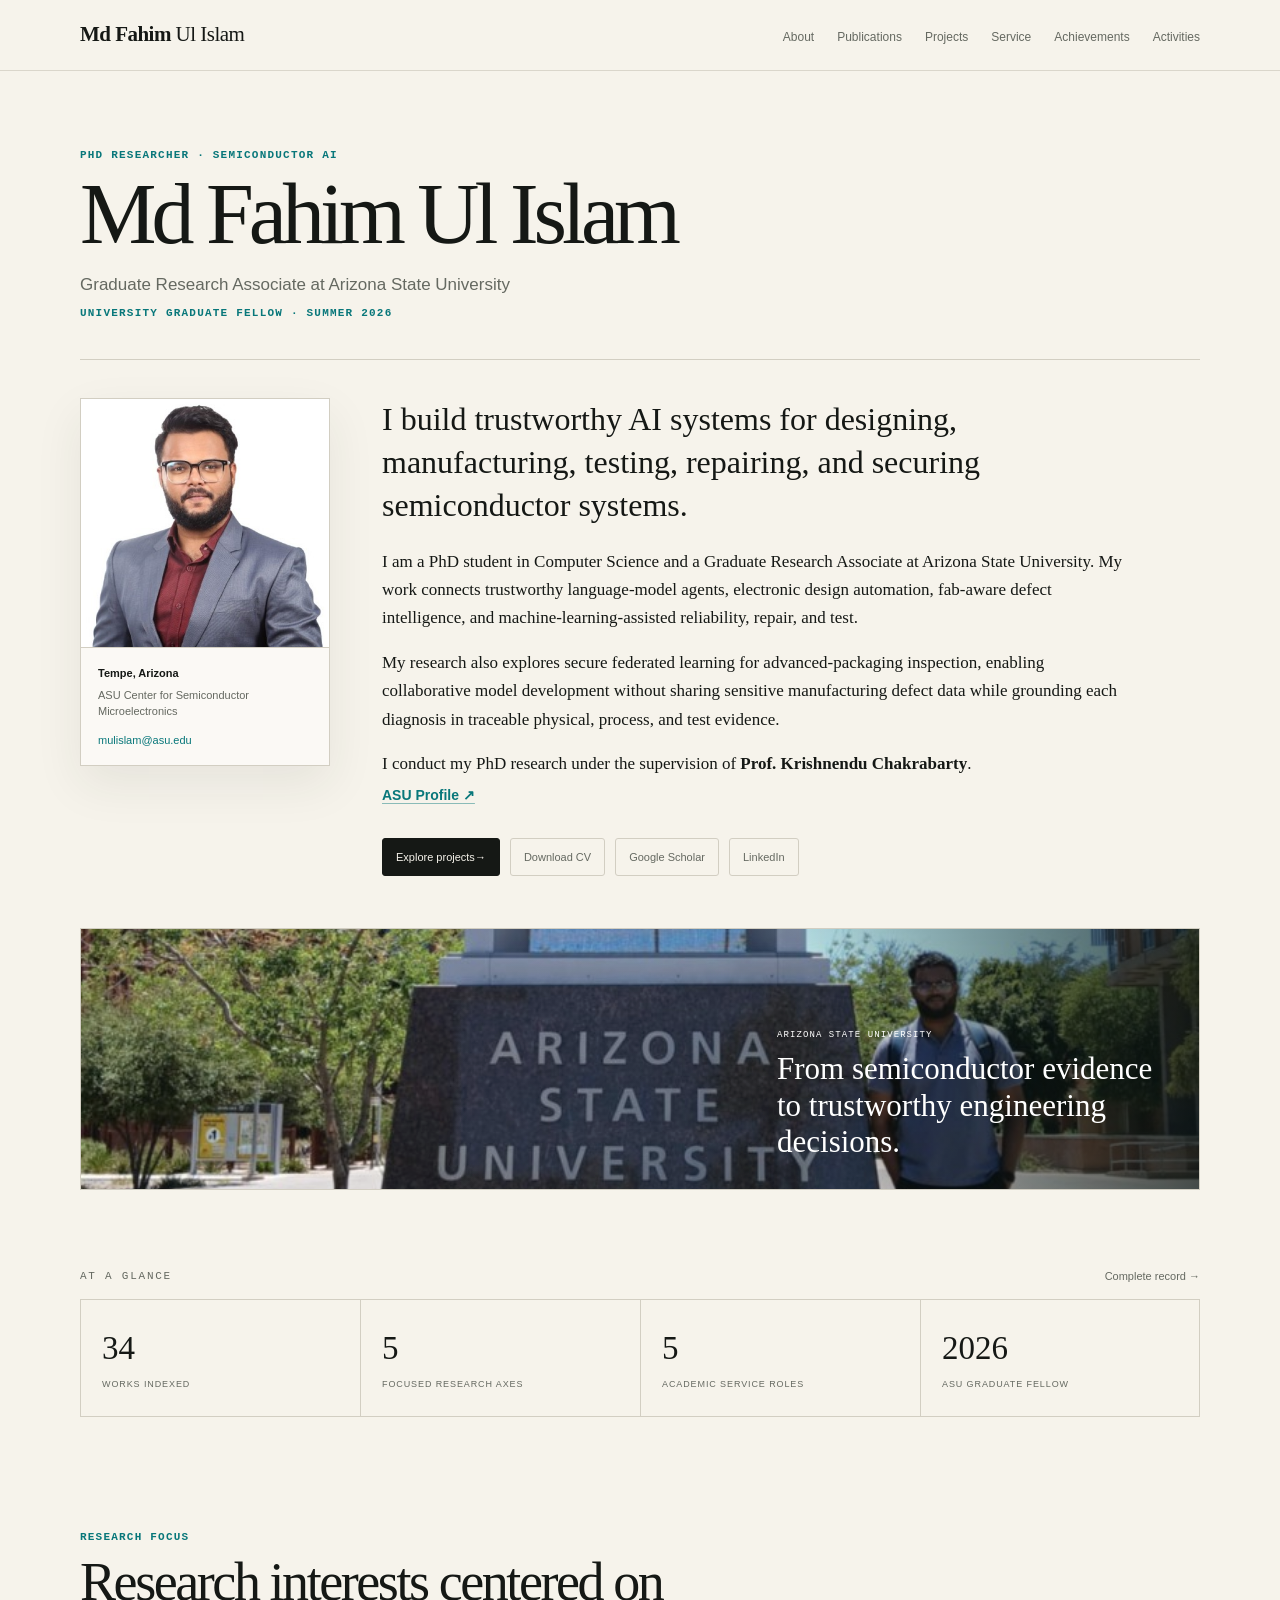
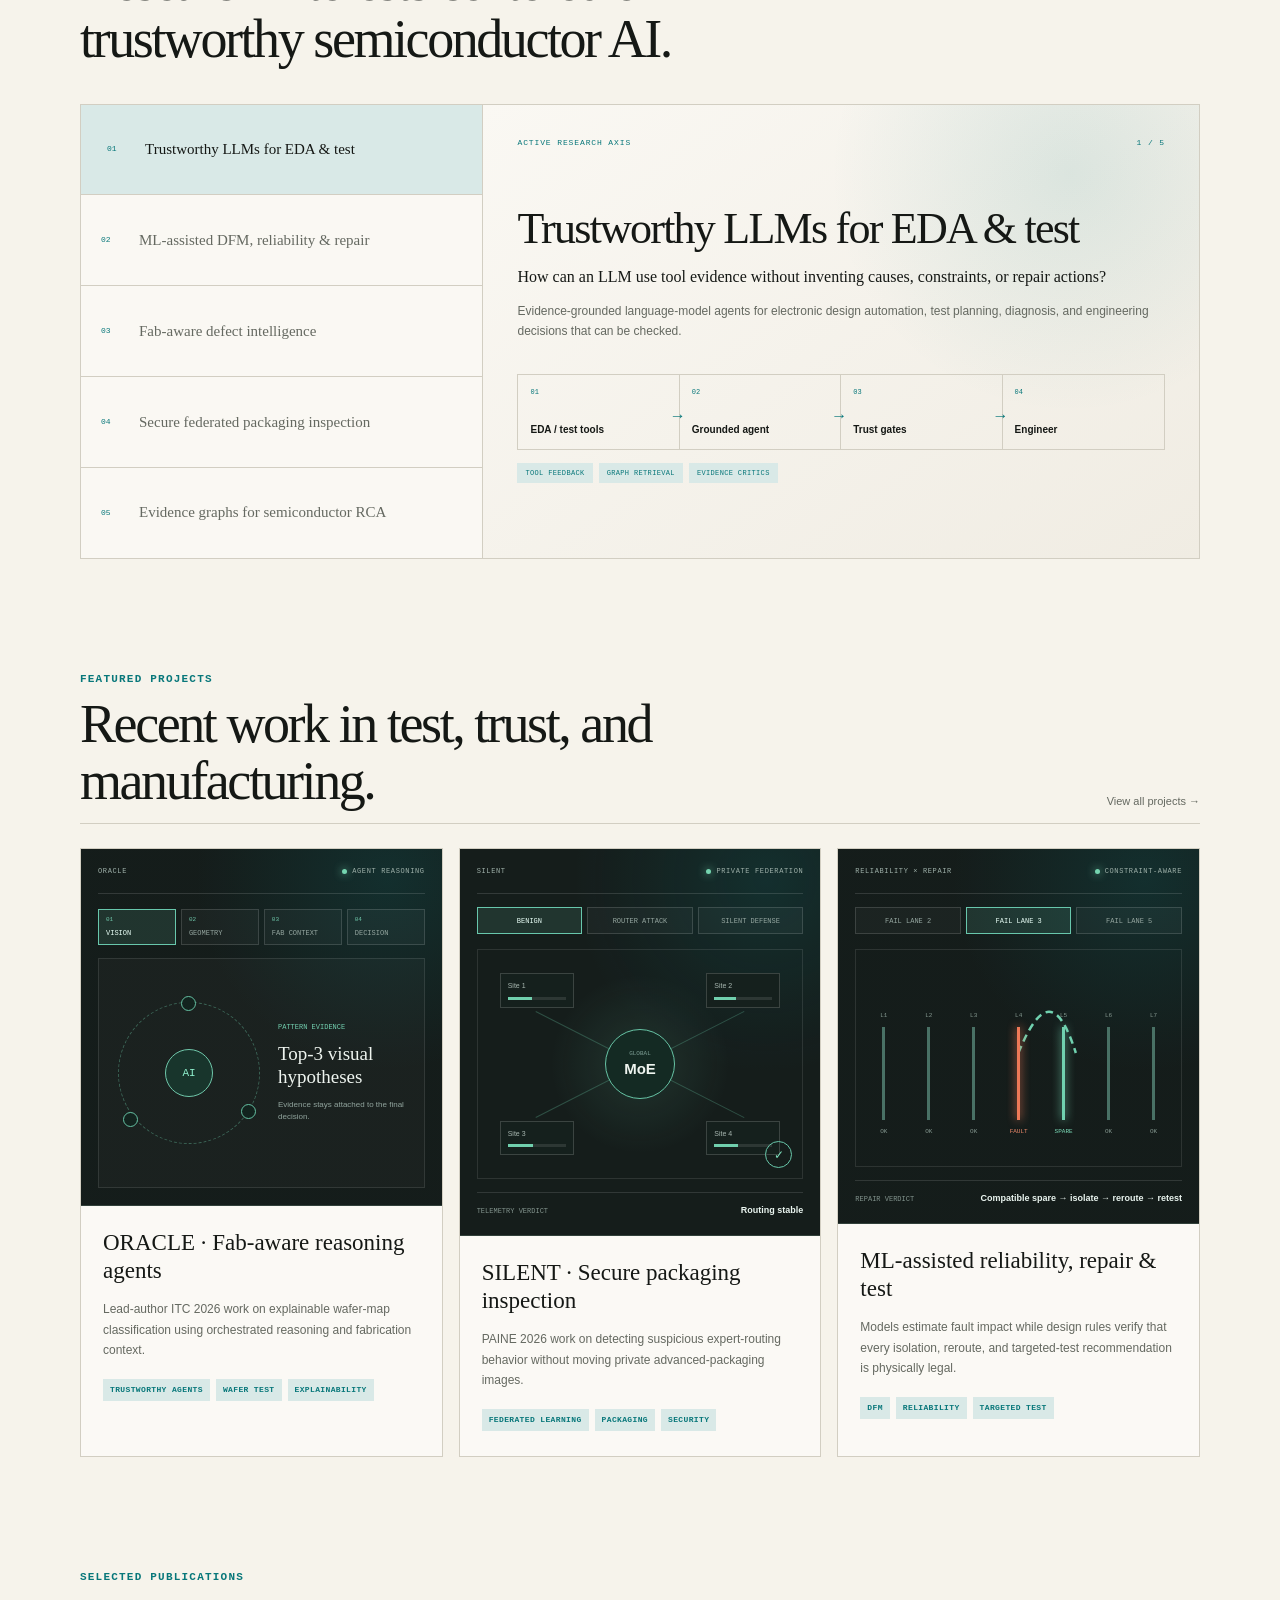
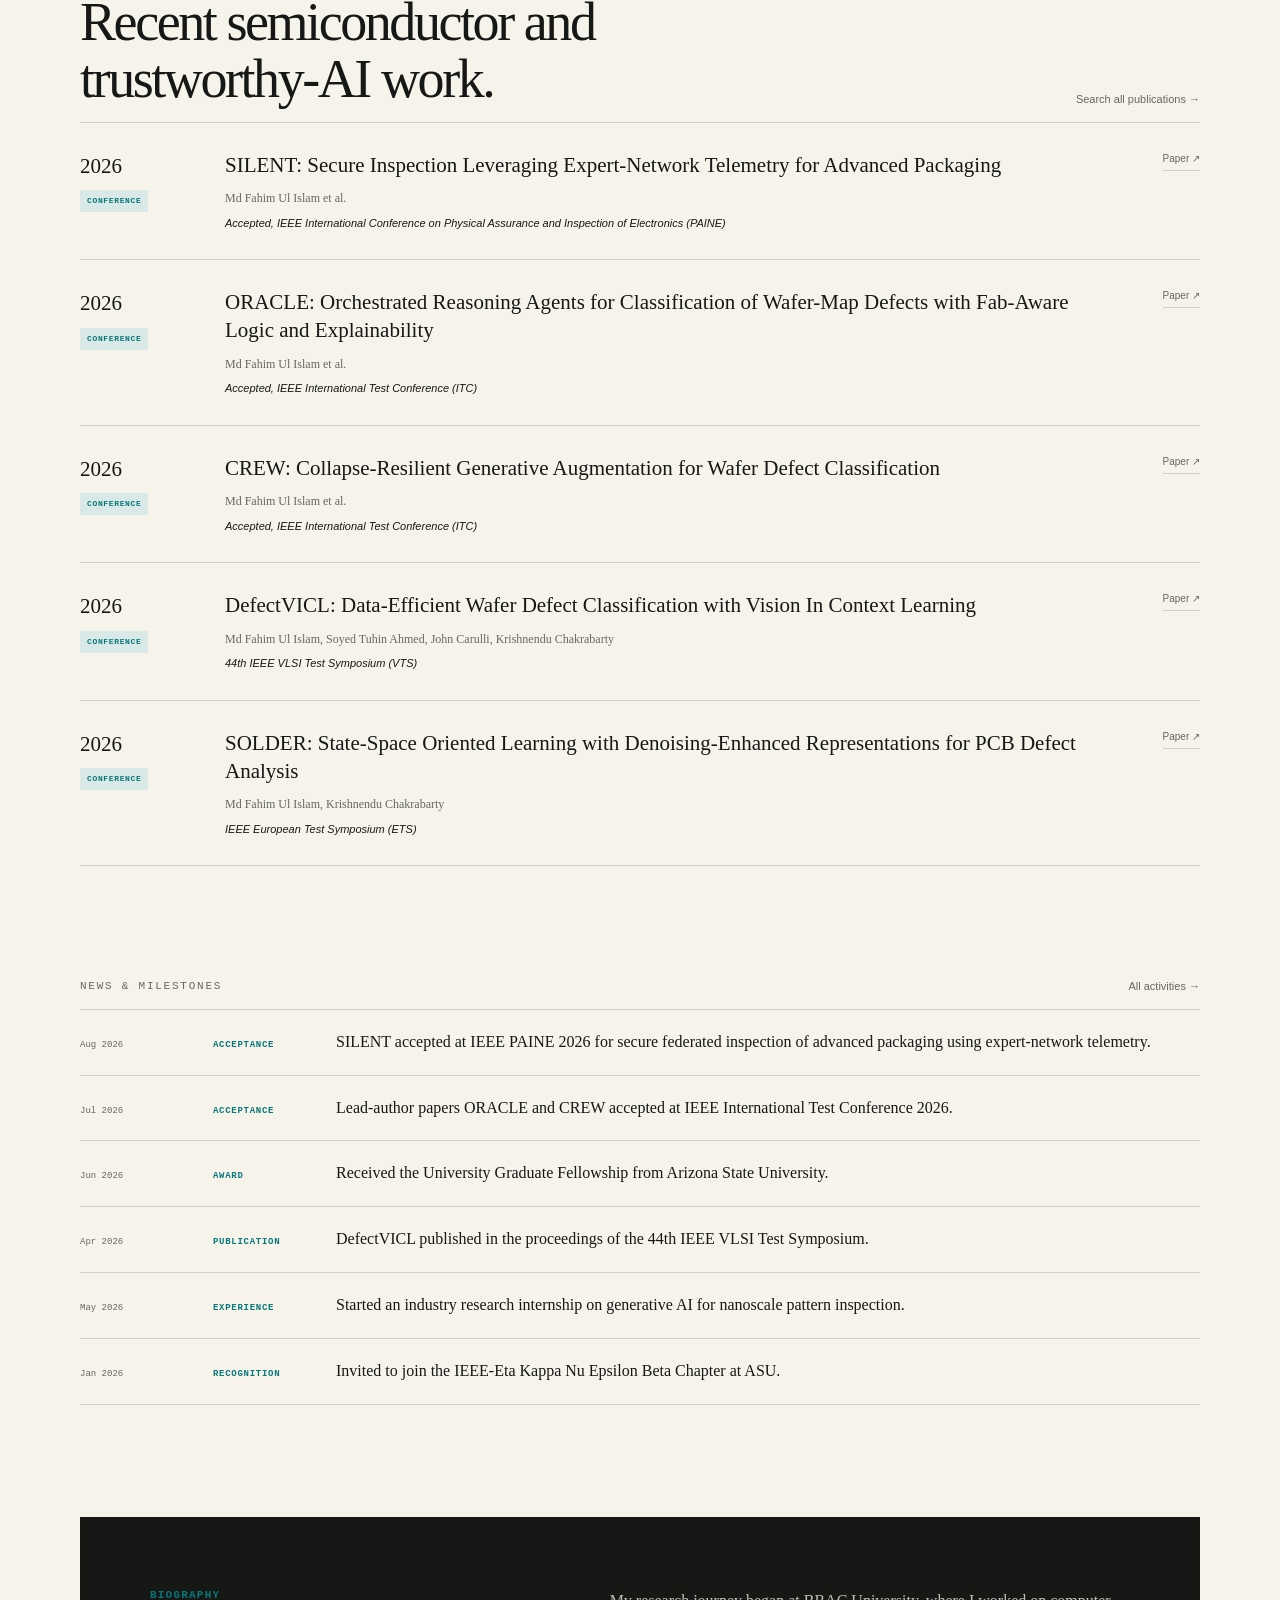
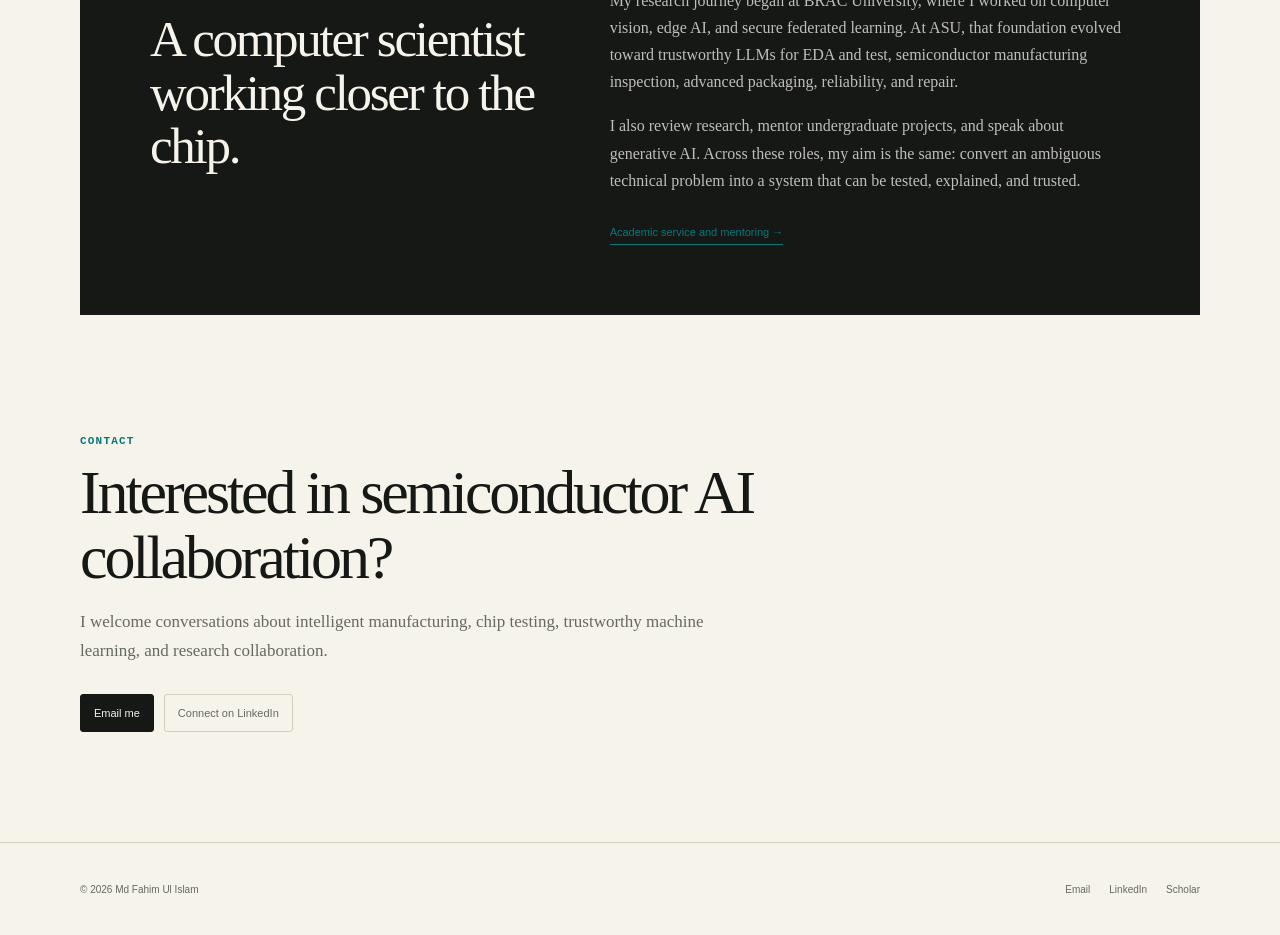
<file: index.html>
<!DOCTYPE html><html lang="en"><head><meta charSet="utf-8"/><meta name="viewport" content="width=device-width, initial-scale=1"/><link rel="preload" href="/fahim-linkedin-profile.jpg" as="image"/><link rel="preload" href="/fahim-linkedin-banner.jpg" as="image"/><link rel="stylesheet" href="/assets/index-C5-g68d6.css" data-rsc-css-href="/assets/index-C5-g68d6.css" data-precedence="vite-rsc/importer-resources"/><link rel="modulepreload" href="/assets/layout-segment-context-DboSPfEm.js" crossorigin=""/><link rel="modulepreload" href="/assets/rolldown-runtime-S-ySWqyJ.js" crossorigin=""/><link rel="modulepreload" href="/assets/index-CiDuSsw1.js" crossorigin=""/><link rel="modulepreload" href="/assets/framework-CXnKph_e.js" crossorigin=""/><link rel="modulepreload" href="/assets/research-atlas-O8j8zYbd.js" crossorigin=""/><link rel="modulepreload" href="/assets/project-visual-DkfnXCrq.js" crossorigin=""/><title>Md Fahim Ul Islam | Semiconductor AI Researcher</title><meta name="description" content="Research portfolio of Md Fahim Ul Islam: trustworthy LLMs for EDA and test, ML-assisted manufacturability, reliability and repair, fab-aware defect intelligence, and secure federated advanced-packaging inspection."/><link rel="shortcut icon" href="/favicon.svg"/><link rel="icon" href="/favicon.svg"/><script>self.__VINEXT_RSC_PARAMS__={}</script><script>self.__VINEXT_RSC_NAV__={"pathname":"/","searchParams":[]}</script><link rel="modulepreload" href="/assets/index-CiDuSsw1.js" />
</head><body><header class="site-header"><div class="header-inner"><a class="brand" href="/" aria-label="Md Fahim Ul Islam home"><span>Md Fahim</span> Ul Islam</a><nav class="desktop-nav" aria-label="Primary navigation"><a href="/">About</a><a href="/publications">Publications</a><a href="/projects">Projects</a><a href="/service">Service</a><a href="/achievements">Achievements</a><a href="/activities">Activities</a></nav><details class="mobile-menu"><summary aria-label="Open navigation">Menu</summary><nav aria-label="Mobile navigation"><a href="/">About</a><a href="/publications">Publications</a><a href="/projects">Projects</a><a href="/service">Service</a><a href="/achievements">Achievements</a><a href="/activities">Activities</a></nav></details></div></header><main><section class="hero shell" aria-labelledby="hero-title"><div class="hero-intro"><p class="eyebrow">PhD Researcher · Semiconductor AI</p><h1 id="hero-title">Md Fahim Ul Islam</h1><p class="hero-role">Graduate Research Associate at Arizona State University</p><p class="fellowship">University Graduate Fellow · Summer 2026</p></div><div class="hero-grid"><aside class="profile-card"><img class="portrait" src="/fahim-linkedin-profile.jpg" alt="Portrait of Md Fahim Ul Islam" width="400" height="400"/><div class="profile-card-copy"><strong>Tempe, Arizona</strong><span>ASU Center for Semiconductor Microelectronics</span><a href="mailto:mulislam@asu.edu">mulislam@asu.edu</a></div></aside><div class="hero-copy"><p class="lead">I build trustworthy AI systems for designing, manufacturing, testing, repairing, and securing semiconductor systems.</p><p>I am a PhD student in Computer Science and a Graduate Research Associate at Arizona State University. My work connects trustworthy language-model agents, electronic design automation, fab-aware defect intelligence, and machine-learning-assisted reliability, repair, and test.</p><p>My research also explores secure federated learning for advanced-packaging inspection, enabling collaborative model development without sharing sensitive manufacturing defect data while grounding each diagnosis in traceable physical, process, and test evidence.</p><p class="supervisor-note">I conduct my PhD research under the supervision of<!-- --> <strong>Prof. Krishnendu Chakrabarty</strong>.<a href="https://search.asu.edu/profile/4669916" target="_blank" rel="noreferrer">ASU Profile <span aria-hidden="true">↗</span></a></p><div class="hero-actions"><a class="primary-action" href="/projects">Explore projects <span aria-hidden="true">→</span></a><a href="/Md-Fahim-Ul-Islam-CV.pdf" target="_blank">Download CV</a><a href="https://scholar.google.com/citations?user=awqnhTYAAAAJ&amp;hl=en" target="_blank" rel="noreferrer">Google Scholar</a><a href="https://www.linkedin.com/in/md-fahim-ul-islam-99707b214/" target="_blank" rel="noreferrer">LinkedIn</a></div></div></div><figure class="campus-band"><img alt="Md Fahim Ul Islam at Arizona State University" height="200" src="/fahim-linkedin-banner.jpg" width="800"/><figcaption><span>Arizona State University</span><strong>From semiconductor evidence to trustworthy engineering decisions.</strong></figcaption></figure></section><section class="glance shell" aria-labelledby="glance-title"><div class="section-kicker"><h2 id="glance-title">At a glance</h2><a href="/publications">Complete record <span aria-hidden="true">→</span></a></div><div class="metrics"><div><strong>34</strong><span>Works indexed</span></div><div><strong>5</strong><span>Focused research axes</span></div><div><strong>5</strong><span>Academic service roles</span></div><div><strong>2026</strong><span>ASU graduate fellow</span></div></div></section><section class="section shell" aria-labelledby="research-title"><div class="section-heading"><p class="eyebrow">Research focus</p><h2 id="research-title">Research interests centered on trustworthy semiconductor AI.</h2></div><div class="research-atlas"><div class="atlas-nav" role="tablist" aria-label="Research interests"><button aria-controls="research-atlas-panel" aria-selected="true" class="active" id="research-tab-trustworthy-llms" role="tab" type="button"><span>01</span>Trustworthy LLMs for EDA &amp; test</button><button aria-controls="research-atlas-panel" aria-selected="false" id="research-tab-dfm-reliability" role="tab" type="button"><span>02</span>ML-assisted DFM, reliability &amp; repair</button><button aria-controls="research-atlas-panel" aria-selected="false" id="research-tab-defect-intelligence" role="tab" type="button"><span>03</span>Fab-aware defect intelligence</button><button aria-controls="research-atlas-panel" aria-selected="false" id="research-tab-secure-federated" role="tab" type="button"><span>04</span>Secure federated packaging inspection</button><button aria-controls="research-atlas-panel" aria-selected="false" id="research-tab-evidence-graphs" role="tab" type="button"><span>05</span>Evidence graphs for semiconductor RCA</button></div><article aria-labelledby="research-tab-trustworthy-llms" class="atlas-panel" id="research-atlas-panel" role="tabpanel"><div class="atlas-panel-topline"><span>ACTIVE RESEARCH AXIS</span><span>1<!-- --> / <!-- -->5</span></div><h3>Trustworthy LLMs for EDA &amp; test</h3><p class="atlas-question">How can an LLM use tool evidence without inventing causes, constraints, or repair actions?</p><p>Evidence-grounded language-model agents for electronic design automation, test planning, diagnosis, and engineering decisions that can be checked.</p><div class="atlas-flow" aria-label="Trustworthy LLMs for EDA &amp; test research flow"><div class="atlas-flow-step"><span>01</span><strong>EDA / test tools</strong><i aria-hidden="true">→</i></div><div class="atlas-flow-step"><span>02</span><strong>Grounded agent</strong><i aria-hidden="true">→</i></div><div class="atlas-flow-step"><span>03</span><strong>Trust gates</strong><i aria-hidden="true">→</i></div><div class="atlas-flow-step"><span>04</span><strong>Engineer</strong></div></div><div class="atlas-methods"><span>Tool feedback</span><span>Graph retrieval</span><span>Evidence critics</span></div></article></div></section><section class="section shell" aria-labelledby="projects-title"><div class="section-kicker section-kicker-large"><div><p class="eyebrow">Featured projects</p><h2 id="projects-title">Recent work in test, trust, and manufacturing.</h2></div><a href="/projects">View all projects →</a></div><div class="home-project-grid"><article class="home-project-card"><div class="project-visual advanced-visual oracle-visual" aria-label="Interactive ORACLE agent pipeline combining visual, geometric, and fabrication evidence"><div class="visual-head"><span>ORACLE</span><span><i></i> <!-- -->agent reasoning</span></div><div class="agent-track" role="tablist" aria-label="ORACLE reasoning stages"><button aria-selected="true" class="active" role="tab" type="button"><span>01</span>Vision</button><button aria-selected="false" role="tab" type="button"><span>02</span>Geometry</button><button aria-selected="false" role="tab" type="button"><span>03</span>Fab context</button><button aria-selected="false" role="tab" type="button"><span>04</span>Decision</button></div><div class="oracle-stage-card"><div class="agent-orbit" aria-hidden="true"><span class="orbit-core">AI</span><i class="orbit-one"></i><i class="orbit-two"></i><i class="orbit-three"></i></div><div><span>Pattern evidence</span><strong>Top-3 visual hypotheses</strong><small>Evidence stays attached to the final decision.</small></div></div></div><div class="home-project-copy"><h3>ORACLE · Fab-aware reasoning agents</h3><p>Lead-author ITC 2026 work on explainable wafer-map classification using orchestrated reasoning and fabrication context.</p><div class="tag-list"><span>Trustworthy agents</span><span>Wafer test</span><span>Explainability</span></div></div></article><article class="home-project-card"><div class="project-visual advanced-visual silent-visual" aria-label="Interactive federated inspection network showing benign, attacked, and defended routing states"><div class="visual-head"><span>SILENT</span><span><i></i> <!-- -->private federation</span></div><div class="visual-control-row triple" role="group" aria-label="Federated threat scenario"><button class="active" type="button">Benign</button><button type="button">Router attack</button><button type="button">SILENT defense</button></div><div class="federation-map benign"><div class="federation-core"><span>GLOBAL</span><strong>MoE</strong></div><div class="fab-node node-1"><span>Site <!-- -->1</span><i style="--telemetry:42%"></i></div><div class="fab-node node-2"><span>Site <!-- -->2</span><i style="--telemetry:38%"></i></div><div class="fab-node node-3"><span>Site <!-- -->3</span><i style="--telemetry:44%"></i></div><div class="fab-node node-4"><span>Site <!-- -->4</span><i style="--telemetry:41%"></i></div><div class="shield-mark">✓</div></div><div class="visual-readout"><span>Telemetry verdict</span><strong>Routing stable</strong></div></div><div class="home-project-copy"><h3>SILENT · Secure packaging inspection</h3><p>PAINE 2026 work on detecting suspicious expert-routing behavior without moving private advanced-packaging images.</p><div class="tag-list"><span>Federated learning</span><span>Packaging</span><span>Security</span></div></div></article><article class="home-project-card"><div class="project-visual advanced-visual repair-visual" aria-label="Interactive repair fabric mapping a failed lane to a compatible spare and retest decision"><div class="visual-head"><span>RELIABILITY × REPAIR</span><span><i></i> <!-- -->constraint-aware</span></div><div class="visual-control-row triple" role="group" aria-label="Choose a failed lane"><button type="button">Fail lane <!-- -->2</button><button class="active" type="button">Fail lane <!-- -->3</button><button type="button">Fail lane <!-- -->5</button></div><div class="repair-fabric"><div><span>L<!-- -->1</span><i></i><b>OK</b></div><div><span>L<!-- -->2</span><i></i><b>OK</b></div><div><span>L<!-- -->3</span><i></i><b>OK</b></div><div class="failed"><span>L<!-- -->4</span><i></i><b>FAULT</b></div><div class="spare"><span>L<!-- -->5</span><i></i><b>SPARE</b></div><div><span>L<!-- -->6</span><i></i><b>OK</b></div><div><span>L<!-- -->7</span><i></i><b>OK</b></div><svg aria-hidden="true" viewBox="0 0 100 40"><path d="M 50 30 C 59 8, 66 8, 73 30"></path></svg></div><div class="visual-readout"><span>Repair verdict</span><strong>Compatible spare → isolate → reroute → retest</strong></div></div><div class="home-project-copy"><h3>ML-assisted reliability, repair &amp; test</h3><p>Models estimate fault impact while design rules verify that every isolation, reroute, and targeted-test recommendation is physically legal.</p><div class="tag-list"><span>DFM</span><span>Reliability</span><span>Targeted test</span></div></div></article></div></section><section class="section shell" aria-labelledby="publications-title"><div class="section-kicker section-kicker-large"><div><p class="eyebrow">Selected publications</p><h2 id="publications-title">Recent semiconductor and trustworthy-AI work.</h2></div><a href="/publications">Search all publications →</a></div><div class="publication-list compact-publications"><article class="publication-row"><div class="publication-meta"><span>2026</span><span>Conference</span></div><div><h3>SILENT: Secure Inspection Leveraging Expert-Network Telemetry for Advanced Packaging</h3><p class="authors">Md Fahim Ul Islam et al.</p><p class="venue">Accepted, IEEE International Conference on Physical Assurance and Inspection of Electronics (PAINE)</p></div><a class="paper-link" href="https://www.linkedin.com/posts/md-fahim-ul-islam-99707b214_im-excited-to-share-that-our-paper-silent-activity-7494953784411090944-x9Nl" target="_blank" rel="noreferrer" aria-label="Open publication: SILENT: Secure Inspection Leveraging Expert-Network Telemetry for Advanced Packaging">Paper ↗</a></article><article class="publication-row"><div class="publication-meta"><span>2026</span><span>Conference</span></div><div><h3>ORACLE: Orchestrated Reasoning Agents for Classification of Wafer-Map Defects with Fab-Aware Logic and Explainability</h3><p class="authors">Md Fahim Ul Islam et al.</p><p class="venue">Accepted, IEEE International Test Conference (ITC)</p></div><a class="paper-link" href="https://www.linkedin.com/posts/md-fahim-ul-islam-99707b214_im-excited-to-share-that-two-of-my-papers-activity-7478664679817453569-lWx3" target="_blank" rel="noreferrer" aria-label="Open publication: ORACLE: Orchestrated Reasoning Agents for Classification of Wafer-Map Defects with Fab-Aware Logic and Explainability">Paper ↗</a></article><article class="publication-row"><div class="publication-meta"><span>2026</span><span>Conference</span></div><div><h3>CREW: Collapse-Resilient Generative Augmentation for Wafer Defect Classification</h3><p class="authors">Md Fahim Ul Islam et al.</p><p class="venue">Accepted, IEEE International Test Conference (ITC)</p></div><a class="paper-link" href="https://www.linkedin.com/posts/md-fahim-ul-islam-99707b214_im-excited-to-share-that-two-of-my-papers-activity-7478664679817453569-lWx3" target="_blank" rel="noreferrer" aria-label="Open publication: CREW: Collapse-Resilient Generative Augmentation for Wafer Defect Classification">Paper ↗</a></article><article class="publication-row"><div class="publication-meta"><span>2026</span><span>Conference</span></div><div><h3>DefectVICL: Data-Efficient Wafer Defect Classification with Vision In Context Learning</h3><p class="authors">Md Fahim Ul Islam, Soyed Tuhin Ahmed, John Carulli, Krishnendu Chakrabarty</p><p class="venue">44th IEEE VLSI Test Symposium (VTS)</p></div><a class="paper-link" href="https://doi.org/10.1109/VTS69484.2026.11563341" target="_blank" rel="noreferrer" aria-label="Open publication: DefectVICL: Data-Efficient Wafer Defect Classification with Vision In Context Learning">Paper ↗</a></article><article class="publication-row"><div class="publication-meta"><span>2026</span><span>Conference</span></div><div><h3>SOLDER: State-Space Oriented Learning with Denoising-Enhanced Representations for PCB Defect Analysis</h3><p class="authors">Md Fahim Ul Islam, Krishnendu Chakrabarty</p><p class="venue">IEEE European Test Symposium (ETS)</p></div><a class="paper-link" href="https://researchr.org/publication/ets-2026" target="_blank" rel="noreferrer" aria-label="Open publication: SOLDER: State-Space Oriented Learning with Denoising-Enhanced Representations for PCB Defect Analysis">Paper ↗</a></article></div></section><section class="section shell" aria-labelledby="updates-title"><div class="section-kicker"><h2 id="updates-title">News &amp; milestones</h2><a href="/activities">All activities →</a></div><div class="updates"><article><time>Aug 2026</time><span>Acceptance</span><p>SILENT accepted at IEEE PAINE 2026 for secure federated inspection of advanced packaging using expert-network telemetry.</p></article><article><time>Jul 2026</time><span>Acceptance</span><p>Lead-author papers ORACLE and CREW accepted at IEEE International Test Conference 2026.</p></article><article><time>Jun 2026</time><span>Award</span><p>Received the University Graduate Fellowship from Arizona State University.</p></article><article><time>Apr 2026</time><span>Publication</span><p>DefectVICL published in the proceedings of the 44th IEEE VLSI Test Symposium.</p></article><article><time>May 2026</time><span>Experience</span><p>Started an industry research internship on generative AI for nanoscale pattern inspection.</p></article><article><time>Jan 2026</time><span>Recognition</span><p>Invited to join the IEEE-Eta Kappa Nu Epsilon Beta Chapter at ASU.</p></article></div></section><section class="section shell" aria-labelledby="bio-title"><div class="bio-panel"><div><p class="eyebrow">Biography</p><h2 id="bio-title">A computer scientist working closer to the chip.</h2></div><div class="bio-copy"><p>My research journey began at BRAC University, where I worked on computer vision, edge AI, and secure federated learning. At ASU, that foundation evolved toward trustworthy LLMs for EDA and test, semiconductor manufacturing inspection, advanced packaging, reliability, and repair.</p><p>I also review research, mentor undergraduate projects, and speak about generative AI. Across these roles, my aim is the same: convert an ambiguous technical problem into a system that can be tested, explained, and trusted.</p><a href="/service">Academic service and mentoring →</a></div></div></section><section class="contact-section shell" aria-labelledby="contact-title"><p class="eyebrow">Contact</p><h2 id="contact-title">Interested in semiconductor AI collaboration?</h2><p>I welcome conversations about intelligent manufacturing, chip testing, trustworthy machine learning, and research collaboration.</p><div class="contact-actions"><a class="primary-action" href="mailto:mulislam@asu.edu">Email me</a><a href="https://www.linkedin.com/in/md-fahim-ul-islam-99707b214/" target="_blank" rel="noreferrer">Connect on LinkedIn</a></div></section></main><footer><div class="shell footer-inner"><p>© 2026 Md Fahim Ul Islam</p><div><a href="mailto:mulislam@asu.edu">Email</a><a href="https://www.linkedin.com/in/md-fahim-ul-islam-99707b214/" target="_blank" rel="noreferrer">LinkedIn</a><a href="https://scholar.google.com/citations?user=awqnhTYAAAAJ&amp;hl=en" target="_blank" rel="noreferrer">Scholar</a></div></div></footer><script id="_R_">import("/assets/index-CiDuSsw1.js")</script></body></html><script>self.__VINEXT_RSC_CHUNKS__=self.__VINEXT_RSC_CHUNKS__||[];self.__VINEXT_RSC_CHUNKS__.push("2:I[\"ab65797336b9\",[],\"Children\",1]\n3:I[\"be008416608b\",[],\"LayoutSegmentProvider\",1]\n4:I[\"ab65797336b9\",[],\"Slot\",1]\n5:I[\"a320ce5137f9\",[],\"RedirectBoundary\",1]\n:HL[\"/assets/index-C5-g68d6.css\",\"style\"]\n0:{\"__route\":\"route:/\",\"__interceptionContext\":null,\"__layoutIds\":[\"layout:/\"],\"__rootLayout\":\"/\",\"page:/\":\"$L1\",\"layout:/\":[[[[\"$\",\"link\",\"css:/assets/index-C5-g68d6.css\",{\"rel\":\"stylesheet\",\"precedence\":\"vite-rsc/importer-resources\",\"href\":\"/assets/index-C5-g68d6.css\",\"data-rsc-css-href\":\"/assets/index-C5-g68d6.css\"}],\"$undefined\"],[\"$\",\"html\",null,{\"lang\":\"en\",\"children\":[\"$\",\"body\",null,{\"children\":[\"$\",\"$L2\",null,{}]}]}]],null],\"route:/\":[[[\"$\",\"meta\",null,{\"charSet\":\"utf-8\"}],[[\"$\",\"title\",\"0\",{\"children\":\"Md Fahim Ul Islam | Semiconductor AI Researcher\"}],[\"$\",\"meta\",\"1\",{\"name\":\"description\",\"content\":\"Research portfolio of Md Fahim Ul Islam: trustworthy LLMs for EDA and test, ML-assisted manufacturability, reliability and repair, fab-aware defect intelligence, and secure federated advanced-packaging inspection.\"}],[\"$\",\"link\",\"2\",{\"rel\":\"shortcut icon\",\"href\":\"/favicon.svg\"}],[\"$\",\"link\",\"3\",{\"rel\":\"icon\",\"href\":\"/favicon.svg\"}]],[[\"$\",\"meta\",\"0\",{\"name\":\"viewport\",\"content\":\"width=device-width, initial-scale=1\"}]]],[\"$\",\"$L3\",null,{\"segmentMap\":{\"children\":[]},\"children\":[\"$\",\"$L4\",null,{\"id\":\"layout:/\",\"parallelSlots\":\"$undefined\",\"children\":[\"$\",\"$L5\",null,{\"children\":[\"$\",\"$L3\",null,{\"segmentMap\":{\"children\":[]},\"children\":[\"$\",\"$L4\",null,{\"id\":\"page:/\"}]}]}]}]}]],\"__layoutFlags\":{\"layout:/\":\"s\"},\"__artifactCompatibility\":{\"schemaVersion\":1,\"graphVersion\":\"app-route-graph:4uhn5s1wvoptc\",\"deploymentVersion\":\"3f58b339-c9c2-444a-8fc7-9ee19ea8fdd3\",\"appElementsSchemaVersion\":1,\"rscPayloadSchemaVersion\":1,\"rootBoundaryId\":\"/\",\"renderEpoch\":null}}\n")</script><script>self.__VINEXT_RSC_CHUNKS__=self.__VINEXT_RSC_CHUNKS__||[];self.__VINEXT_RSC_CHUNKS__.push(":HL[\"/fahim-linkedin-profile.jpg\",\"image\"]\n:HL[\"/fahim-linkedin-banner.jpg\",\"image\"]\n")</script><script>self.__VINEXT_RSC_CHUNKS__=self.__VINEXT_RSC_CHUNKS__||[];self.__VINEXT_RSC_CHUNKS__.push("1:[[\"$\",\"header\",null,{\"className\":\"site-header\",\"children\":[\"$\",\"div\",null,{\"className\":\"header-inner\",\"children\":[[\"$\",\"a\",null,{\"className\":\"brand\",\"href\":\"/\",\"aria-label\":\"Md Fahim Ul Islam home\",\"children\":[[\"$\",\"span\",null,{\"children\":\"Md Fahim\"}],\" Ul Islam\"]}],[\"$\",\"nav\",null,{\"className\":\"desktop-nav\",\"aria-label\":\"Primary navigation\",\"children\":[[\"$\",\"a\",\"/\",{\"href\":\"/\",\"children\":\"About\"}],[\"$\",\"a\",\"/publications\",{\"href\":\"/publications\",\"children\":\"Publications\"}],[\"$\",\"a\",\"/projects\",{\"href\":\"/projects\",\"children\":\"Projects\"}],[\"$\",\"a\",\"/service\",{\"href\":\"/service\",\"children\":\"Service\"}],[\"$\",\"a\",\"/achievements\",{\"href\":\"/achievements\",\"children\":\"Achievements\"}],[\"$\",\"a\",\"/activities\",{\"href\":\"/activities\",\"children\":\"Activities\"}]]}],[\"$\",\"details\",null,{\"className\":\"mobile-menu\",\"children\":[[\"$\",\"summary\",null,{\"aria-label\":\"Open navigation\",\"children\":\"Menu\"}],[\"$\",\"nav\",null,{\"aria-label\":\"Mobile navigation\",\"children\":[[\"$\",\"a\",\"/\",{\"href\":\"/\",\"children\":\"About\"}],[\"$\",\"a\",\"/publications\",{\"href\":\"/publications\",\"children\":\"Publications\"}],[\"$\",\"a\",\"/projects\",{\"href\":\"/projects\",\"children\":\"Projects\"}],[\"$\",\"a\",\"/service\",{\"href\":\"/service\",\"children\":\"Service\"}],[\"$\",\"a\",\"/achievements\",{\"href\":\"/achievements\",\"children\":\"Achievements\"}],[\"$\",\"a\",\"/activities\",{\"href\":\"/activities\",\"children\":\"Activities\"}]]}]]}]]}]}],[\"$\",\"main\",null,{\"children\":[[\"$\",\"section\",null,{\"className\":\"hero shell\",\"aria-labelledby\":\"hero-title\",\"children\":[[\"$\",\"div\",null,{\"className\":\"hero-intro\",\"children\":[[\"$\",\"p\",null,{\"className\":\"eyebrow\",\"children\":\"PhD Researcher · Semiconductor AI\"}],[\"$\",\"h1\",null,{\"id\":\"hero-title\",\"children\":\"Md Fahim Ul Islam\"}],[\"$\",\"p\",null,{\"className\":\"hero-role\",\"children\":\"Graduate Research Associate at Arizona State University\"}],[\"$\",\"p\",null,{\"className\":\"fellowship\",\"children\":\"University Graduate Fellow · Summer 2026\"}]]}],[\"$\",\"div\",null,{\"className\":\"hero-grid\",\"children\":[[\"$\",\"aside\",null,{\"className\":\"profile-card\",\"children\":[[\"$\",\"img\",null,{\"className\":\"portrait\",\"src\":\"/fahim-linkedin-profile.jpg\",\"alt\":\"Portrait of Md Fahim Ul Islam\",\"width\":400,\"height\":400}],[\"$\",\"div\",null,{\"className\":\"profile-card-copy\",\"children\":[[\"$\",\"strong\",null,{\"children\":\"Tempe, Arizona\"}],[\"$\",\"span\",null,{\"children\":\"ASU Center for Semiconductor Microelectronics\"}],[\"$\",\"a\",null,{\"href\":\"mailto:mulislam@asu.edu\",\"children\":\"mulislam@asu.edu\"}]]}]]}],[\"$\",\"div\",null,{\"className\":\"hero-copy\",\"children\":[[\"$\",\"p\",null,{\"className\":\"lead\",\"children\":\"I build trustworthy AI systems for designing, manufacturing, testing, repairing, and securing semiconductor systems.\"}],[\"$\",\"p\",null,{\"children\":\"I am a PhD student in Computer Science and a Graduate Research Associate at Arizona State University. My work connects trustworthy language-model agents, electronic design automation, fab-aware defect intelligence, and machine-learning-assisted reliability, repair, and test.\"}],[\"$\",\"p\",null,{\"children\":\"My research also explores secure federated learning for advanced-packaging inspection, enabling collaborative model development without sharing sensitive manufacturing defect data while grounding each diagnosis in traceable physical, process, and test evidence.\"}],[\"$\",\"p\",null,{\"className\":\"supervisor-note\",\"children\":[\"I conduct my PhD research under the supervision of\",\" \",[\"$\",\"strong\",null,{\"children\":\"Prof. Krishnendu Chakrabarty\"}],\".\",[\"$\",\"a\",null,{\"href\":\"https://search.asu.edu/profile/4669916\",\"target\":\"_blank\",\"rel\":\"noreferrer\",\"children\":[\"ASU Profile \",[\"$\",\"span\",null,{\"aria-hidden\":\"true\",\"children\":\"↗\"}]]}]]}],[\"$\",\"div\",null,{\"className\":\"hero-actions\",\"children\":[[\"$\",\"a\",null,{\"className\":\"primary-action\",\"href\":\"/projects\",\"children\":[\"Explore projects \",[\"$\",\"span\",null,{\"aria-hidden\":\"true\",\"children\":\"→\"}]]}],[\"$\",\"a\",null,{\"href\":\"/Md-Fahim-Ul-Islam-CV.pdf\",\"target\":\"_blank\",\"children\":\"Download CV\"}],[\"$\",\"a\",null,{\"href\":\"https://scholar.google.com/citations?user=awqnhTYAAAAJ\u0026hl=en\",\"target\":\"_blank\",\"rel\":\"noreferrer\",\"children\":\"Google Scholar\"}],[\"$\",\"a\",null,{\"href\":\"https://www.linkedin.com/in/md-fahim-ul-islam-99707b214/\",\"target\":\"_blank\",\"rel\":\"noreferrer\",\"children\":\"LinkedIn\"}]]}]]}]]}],[\"$\",\"figure\",null,{\"className\":\"campus-band\",\"children\":[[\"$\",\"img\",null,{\"alt\":\"Md Fahim Ul Islam at Arizona State University\",\"height\":200,\"src\":\"/fahim-linkedin-banner.jpg\",\"width\":800}],\"$L6\"]}]]}],\"$L7\",\"$L8\",\"$L9\",\"$La\",\"$Lb\",\"$Lc\",\"$Ld\"]}],\"$Le\"]\n")</script><script>self.__VINEXT_RSC_CHUNKS__=self.__VINEXT_RSC_CHUNKS__||[];self.__VINEXT_RSC_CHUNKS__.push("f:I[\"0254c05a672e\",[],\"default\",1]\n10:I[\"603cfebf7f95\",[],\"default\",1]\n6:[\"$\",\"figcaption\",null,{\"children\":[[\"$\",\"span\",null,{\"children\":\"Arizona State University\"}],[\"$\",\"strong\",null,{\"children\":\"From semiconductor evidence to trustworthy engineering decisions.\"}]]}]\n7:[\"$\",\"section\",null,{\"className\":\"glance shell\",\"aria-labelledby\":\"glance-title\",\"children\":[[\"$\",\"div\",null,{\"className\":\"section-kicker\",\"children\":[[\"$\",\"h2\",null,{\"id\":\"glance-title\",\"children\":\"At a glance\"}],[\"$\",\"a\",null,{\"href\":\"/publications\",\"children\":[\"Complete record \",[\"$\",\"span\",null,{\"aria-hidden\":\"true\",\"children\":\"→\"}]]}]]}],[\"$\",\"div\",null,{\"className\":\"metrics\",\"children\":[[\"$\",\"div\",null,{\"children\":[[\"$\",\"strong\",null,{\"children\":34}],[\"$\",\"span\",null,{\"children\":\"Works indexed\"}]]}],[\"$\",\"div\",null,{\"children\":[[\"$\",\"strong\",null,{\"children\":\"5\"}],[\"$\",\"span\",null,{\"children\":\"Focused research axes\"}]]}],[\"$\",\"div\",null,{\"children\":[[\"$\",\"strong\",null,{\"children\":\"5\"}],[\"$\",\"span\",null,{\"children\":\"Academic service roles\"}]]}],[\"$\",\"div\",null,{\"children\":[[\"$\",\"strong\",null,{\"children\":\"2026\"}],[\"$\",\"span\",null,{\"children\":\"ASU graduate fellow\"}]]}]]}]]}]\n8:[\"$\",\"section\",null,{\"className\":\"section shell\",\"aria-labelledby\":\"research-title\",\"children\":[[\"$\",\"div\",null,{\"className\":\"section-heading\",\"children\":[[\"$\",\"p\",null,{\"className\":\"eyebrow\",\"children\":\"Research focus\"}],[\"$\",\"h2\",null,{\"id\":\"research-title\",\"children\":\"Research interests centered on trustworthy semiconductor AI.\"}]]}],[\"$\",\"$Lf\",null,{}]]}]\n")</script><script>self.__VINEXT_RSC_CHUNKS__=self.__VINEXT_RSC_CHUNKS__||[];self.__VINEXT_RSC_CHUNKS__.push("9:[\"$\",\"section\",null,{\"className\":\"section shell\",\"aria-labelledby\":\"projects-title\",\"children\":[[\"$\",\"div\",null,{\"className\":\"section-kicker section-kicker-large\",\"children\":[[\"$\",\"div\",null,{\"children\":[[\"$\",\"p\",null,{\"className\":\"eyebrow\",\"children\":\"Featured projects\"}],[\"$\",\"h2\",null,{\"id\":\"projects-title\",\"children\":\"Recent work in test, trust, and manufacturing.\"}]]}],[\"$\",\"a\",null,{\"href\":\"/projects\",\"children\":\"View all projects →\"}]]}],[\"$\",\"div\",null,{\"className\":\"home-project-grid\",\"children\":[[\"$\",\"article\",\"ORACLE · Fab-aware reasoning agents\",{\"className\":\"home-project-card\",\"children\":[[\"$\",\"$L10\",null,{\"kind\":\"oracle\",\"label\":\"Interactive ORACLE agent pipeline combining visual, geometric, and fabrication evidence\"}],[\"$\",\"div\",null,{\"className\":\"home-project-copy\",\"children\":[[\"$\",\"h3\",null,{\"children\":\"ORACLE · Fab-aware reasoning agents\"}],[\"$\",\"p\",null,{\"children\":\"Lead-author ITC 2026 work on explainable wafer-map classification using orchestrated reasoning and fabrication context.\"}],[\"$\",\"div\",null,{\"className\":\"tag-list\",\"children\":[[\"$\",\"span\",\"Trustworthy agents\",{\"children\":\"Trustworthy agents\"}],[\"$\",\"span\",\"Wafer test\",{\"children\":\"Wafer test\"}],[\"$\",\"span\",\"Explainability\",{\"children\":\"Explainability\"}]]}]]}]]}],[\"$\",\"article\",\"SILENT · Secure packaging inspection\",{\"className\":\"home-project-card\",\"children\":[[\"$\",\"$L10\",null,{\"kind\":\"silent\",\"label\":\"Interactive federated inspection network showing benign, attacked, and defended routing states\"}],[\"$\",\"div\",null,{\"className\":\"home-project-copy\",\"children\":[[\"$\",\"h3\",null,{\"children\":\"SILENT · Secure packaging inspection\"}],[\"$\",\"p\",null,{\"children\":\"PAINE 2026 work on detecting suspicious expert-routing behavior without moving private advanced-packaging images.\"}],[\"$\",\"div\",null,{\"className\":\"tag-list\",\"children\":[[\"$\",\"span\",\"Federated learning\",{\"children\":\"Federated learning\"}],[\"$\",\"span\",\"Packaging\",{\"children\":\"Packaging\"}],[\"$\",\"span\",\"Security\",{\"children\":\"Security\"}]]}]]}]]}],[\"$\",\"article\",\"ML-assisted reliability, repair \u0026 test\",{\"className\":\"home-project-card\",\"children\":[[\"$\",\"$L10\",null,{\"kind\":\"repair\",\"label\":\"Interactive repair fabric mapping a failed lane to a compatible spare and retest decision\"}],[\"$\",\"div\",null,{\"className\":\"home-project-copy\",\"children\":[[\"$\",\"h3\",null,{\"children\":\"ML-assisted reliability, repair \u0026 test\"}],[\"$\",\"p\",null,{\"children\":\"Models estimate fault impact while design rules verify that every isolation, reroute, and targeted-test recommendation is physically legal.\"}],[\"$\",\"div\",null,{\"className\":\"tag-list\",\"children\":[[\"$\",\"span\",\"DFM\",{\"children\":\"DFM\"}],[\"$\",\"span\",\"Reliability\",{\"children\":\"Reliability\"}],[\"$\",\"span\",\"Targeted test\",{\"children\":\"Targeted test\"}]]}]]}]]}]]}]]}]\n")</script><script>self.__VINEXT_RSC_CHUNKS__=self.__VINEXT_RSC_CHUNKS__||[];self.__VINEXT_RSC_CHUNKS__.push("a:[\"$\",\"section\",null,{\"className\":\"section shell\",\"aria-labelledby\":\"publications-title\",\"children\":[[\"$\",\"div\",null,{\"className\":\"section-kicker section-kicker-large\",\"children\":[[\"$\",\"div\",null,{\"children\":[[\"$\",\"p\",null,{\"className\":\"eyebrow\",\"children\":\"Selected publications\"}],[\"$\",\"h2\",null,{\"id\":\"publications-title\",\"children\":\"Recent semiconductor and trustworthy-AI work.\"}]]}],[\"$\",\"a\",null,{\"href\":\"/publications\",\"children\":\"Search all publications →\"}]]}],[\"$\",\"div\",null,{\"className\":\"publication-list compact-publications\",\"children\":[[\"$\",\"article\",\"SILENT: Secure Inspection Leveraging Expert-Network Telemetry for Advanced Packaging\",{\"className\":\"publication-row\",\"children\":[[\"$\",\"div\",null,{\"className\":\"publication-meta\",\"children\":[[\"$\",\"span\",null,{\"children\":2026}],[\"$\",\"span\",null,{\"children\":\"Conference\"}]]}],[\"$\",\"div\",null,{\"children\":[[\"$\",\"h3\",null,{\"children\":\"SILENT: Secure Inspection Leveraging Expert-Network Telemetry for Advanced Packaging\"}],[\"$\",\"p\",null,{\"className\":\"authors\",\"children\":\"Md Fahim Ul Islam et al.\"}],[\"$\",\"p\",null,{\"className\":\"venue\",\"children\":\"Accepted, IEEE International Conference on Physical Assurance and Inspection of Electronics (PAINE)\"}]]}],[\"$\",\"a\",null,{\"className\":\"paper-link\",\"href\":\"https://www.linkedin.com/posts/md-fahim-ul-islam-99707b214_im-excited-to-share-that-our-paper-silent-activity-7494953784411090944-x9Nl\",\"target\":\"_blank\",\"rel\":\"noreferrer\",\"aria-label\":\"Open publication: SILENT: Secure Inspection Leveraging Expert-Network Telemetry for Advanced Packaging\",\"children\":\"Paper ↗\"}]]}],[\"$\",\"article\",\"ORACLE: Orchestrated Reasoning Agents for Classification of Wafer-Map Defects with Fab-Aware Logic and Explainability\",{\"className\":\"publication-row\",\"children\":[[\"$\",\"div\",null,{\"className\":\"publication-meta\",\"children\":[[\"$\",\"span\",null,{\"children\":2026}],[\"$\",\"span\",null,{\"children\":\"Conference\"}]]}],[\"$\",\"div\",null,{\"children\":[[\"$\",\"h3\",null,{\"children\":\"ORACLE: Orchestrated Reasoning Agents for Classification of Wafer-Map Defects with Fab-Aware Logic and Explainability\"}],[\"$\",\"p\",null,{\"className\":\"authors\",\"children\":\"Md Fahim Ul Islam et al.\"}],[\"$\",\"p\",null,{\"className\":\"venue\",\"children\":\"Accepted, IEEE International Test Conference (ITC)\"}]]}],[\"$\",\"a\",null,{\"className\":\"paper-link\",\"href\":\"https://www.linkedin.com/posts/md-fahim-ul-islam-99707b214_im-excited-to-share-that-two-of-my-papers-activity-7478664679817453569-lWx3\",\"target\":\"_blank\",\"rel\":\"noreferrer\",\"aria-label\":\"Open publication: ORACLE: Orchestrated Reasoning Agents for Classification of Wafer-Map Defects with Fab-Aware Logic and Explainability\",\"children\":\"Paper ↗\"}]]}],[\"$\",\"article\",\"CREW: Collapse-Resilient Generative Augmentation for Wafer Defect Classification\",{\"className\":\"publication-row\",\"children\":[[\"$\",\"div\",null,{\"className\":\"publication-meta\",\"children\":[[\"$\",\"span\",null,{\"children\":2026}],[\"$\",\"span\",null,{\"children\":\"Conference\"}]]}],[\"$\",\"div\",null,{\"children\":[[\"$\",\"h3\",null,{\"children\":\"CREW: Collapse-Resilient Generative Augmentation for Wafer Defect Classification\"}],[\"$\",\"p\",null,{\"className\":\"authors\",\"children\":\"Md Fahim Ul Islam et al.\"}],[\"$\",\"p\",null,{\"className\":\"venue\",\"children\":\"Accepted, IEEE International Test Conference (ITC)\"}]]}],[\"$\",\"a\",null,{\"className\":\"paper-link\",\"href\":\"https://www.linkedin.com/posts/md-fahim-ul-islam-99707b214_im-excited-to-share-that-two-of-my-papers-activity-7478664679817453569-lWx3\",\"target\":\"_blank\",\"rel\":\"noreferrer\",\"aria-label\":\"Open publication: CREW: Collapse-Resilient Generative Augmentation for Wafer Defect Classification\",\"children\":\"Paper ↗\"}]]}],[\"$\",\"article\",\"DefectVICL: Data-Efficient Wafer Defect Classification with Vision In Context Learning\",{\"className\":\"publication-row\",\"children\":[[\"$\",\"div\",null,{\"className\":\"publication-meta\",\"children\":[[\"$\",\"span\",null,{\"children\":2026}],[\"$\",\"span\",null,{\"children\":\"Conference\"}]]}],[\"$\",\"div\",null,{\"children\":[[\"$\",\"h3\",null,{\"children\":\"DefectVICL: Data-Efficient Wafer Defect Classification with Vision In Context Learning\"}],[\"$\",\"p\",null,{\"className\":\"authors\",\"children\":\"Md Fahim Ul Islam, Soyed Tuhin Ahmed, John Carulli, Krishnendu Chakrabarty\"}],\"$L11\"]}],\"$L12\"]}],\"$L13\"]}]]}]\n")</script><script>self.__VINEXT_RSC_CHUNKS__=self.__VINEXT_RSC_CHUNKS__||[];self.__VINEXT_RSC_CHUNKS__.push("b:[\"$\",\"section\",null,{\"className\":\"section shell\",\"aria-labelledby\":\"updates-title\",\"children\":[[\"$\",\"div\",null,{\"className\":\"section-kicker\",\"children\":[[\"$\",\"h2\",null,{\"id\":\"updates-title\",\"children\":\"News \u0026 milestones\"}],[\"$\",\"a\",null,{\"href\":\"/activities\",\"children\":\"All activities →\"}]]}],[\"$\",\"div\",null,{\"className\":\"updates\",\"children\":[[\"$\",\"article\",\"Aug 2026-Acceptance\",{\"children\":[[\"$\",\"time\",null,{\"children\":\"Aug 2026\"}],[\"$\",\"span\",null,{\"children\":\"Acceptance\"}],[\"$\",\"p\",null,{\"children\":\"SILENT accepted at IEEE PAINE 2026 for secure federated inspection of advanced packaging using expert-network telemetry.\"}]]}],[\"$\",\"article\",\"Jul 2026-Acceptance\",{\"children\":[[\"$\",\"time\",null,{\"children\":\"Jul 2026\"}],[\"$\",\"span\",null,{\"children\":\"Acceptance\"}],[\"$\",\"p\",null,{\"children\":\"Lead-author papers ORACLE and CREW accepted at IEEE International Test Conference 2026.\"}]]}],[\"$\",\"article\",\"Jun 2026-Award\",{\"children\":[[\"$\",\"time\",null,{\"children\":\"Jun 2026\"}],[\"$\",\"span\",null,{\"children\":\"Award\"}],[\"$\",\"p\",null,{\"children\":\"Received the University Graduate Fellowship from Arizona State University.\"}]]}],[\"$\",\"article\",\"Apr 2026-Publication\",{\"children\":[[\"$\",\"time\",null,{\"children\":\"Apr 2026\"}],[\"$\",\"span\",null,{\"children\":\"Publication\"}],[\"$\",\"p\",null,{\"children\":\"DefectVICL published in the proceedings of the 44th IEEE VLSI Test Symposium.\"}]]}],[\"$\",\"article\",\"May 2026-Experience\",{\"children\":[[\"$\",\"time\",null,{\"children\":\"May 2026\"}],[\"$\",\"span\",null,{\"children\":\"Experience\"}],[\"$\",\"p\",null,{\"children\":\"Started an industry research internship on generative AI for nanoscale pattern inspection.\"}]]}],[\"$\",\"article\",\"Jan 2026-Recognition\",{\"children\":[[\"$\",\"time\",null,{\"children\":\"Jan 2026\"}],[\"$\",\"span\",null,{\"children\":\"Recognition\"}],[\"$\",\"p\",null,{\"children\":\"Invited to join the IEEE-Eta Kappa Nu Epsilon Beta Chapter at ASU.\"}]]}]]}]]}]\n")</script><script>self.__VINEXT_RSC_CHUNKS__=self.__VINEXT_RSC_CHUNKS__||[];self.__VINEXT_RSC_CHUNKS__.push("c:[\"$\",\"section\",null,{\"className\":\"section shell\",\"aria-labelledby\":\"bio-title\",\"children\":[\"$\",\"div\",null,{\"className\":\"bio-panel\",\"children\":[[\"$\",\"div\",null,{\"children\":[[\"$\",\"p\",null,{\"className\":\"eyebrow\",\"children\":\"Biography\"}],[\"$\",\"h2\",null,{\"id\":\"bio-title\",\"children\":\"A computer scientist working closer to the chip.\"}]]}],[\"$\",\"div\",null,{\"className\":\"bio-copy\",\"children\":[[\"$\",\"p\",null,{\"children\":\"My research journey began at BRAC University, where I worked on computer vision, edge AI, and secure federated learning. At ASU, that foundation evolved toward trustworthy LLMs for EDA and test, semiconductor manufacturing inspection, advanced packaging, reliability, and repair.\"}],[\"$\",\"p\",null,{\"children\":\"I also review research, mentor undergraduate projects, and speak about generative AI. Across these roles, my aim is the same: convert an ambiguous technical problem into a system that can be tested, explained, and trusted.\"}],[\"$\",\"a\",null,{\"href\":\"/service\",\"children\":\"Academic service and mentoring →\"}]]}]]}]}]\nd:[\"$\",\"section\",null,{\"className\":\"contact-section shell\",\"aria-labelledby\":\"contact-title\",\"children\":[[\"$\",\"p\",null,{\"className\":\"eyebrow\",\"children\":\"Contact\"}],[\"$\",\"h2\",null,{\"id\":\"contact-title\",\"children\":\"Interested in semiconductor AI collaboration?\"}],[\"$\",\"p\",null,{\"children\":\"I welcome conversations about intelligent manufacturing, chip testing, trustworthy machine learning, and research collaboration.\"}],[\"$\",\"div\",null,{\"className\":\"contact-actions\",\"children\":[[\"$\",\"a\",null,{\"className\":\"primary-action\",\"href\":\"mailto:mulislam@asu.edu\",\"children\":\"Email me\"}],[\"$\",\"a\",null,{\"href\":\"https://www.linkedin.com/in/md-fahim-ul-islam-99707b214/\",\"target\":\"_blank\",\"rel\":\"noreferrer\",\"children\":\"Connect on LinkedIn\"}]]}]]}]\n")</script><script>self.__VINEXT_RSC_CHUNKS__=self.__VINEXT_RSC_CHUNKS__||[];self.__VINEXT_RSC_CHUNKS__.push("e:[\"$\",\"footer\",null,{\"children\":[\"$\",\"div\",null,{\"className\":\"shell footer-inner\",\"children\":[[\"$\",\"p\",null,{\"children\":\"© 2026 Md Fahim Ul Islam\"}],[\"$\",\"div\",null,{\"children\":[[\"$\",\"a\",null,{\"href\":\"mailto:mulislam@asu.edu\",\"children\":\"Email\"}],[\"$\",\"a\",null,{\"href\":\"https://www.linkedin.com/in/md-fahim-ul-islam-99707b214/\",\"target\":\"_blank\",\"rel\":\"noreferrer\",\"children\":\"LinkedIn\"}],[\"$\",\"a\",null,{\"href\":\"https://scholar.google.com/citations?user=awqnhTYAAAAJ\u0026hl=en\",\"target\":\"_blank\",\"rel\":\"noreferrer\",\"children\":\"Scholar\"}]]}]]}]}]\n")</script><script>self.__VINEXT_RSC_CHUNKS__=self.__VINEXT_RSC_CHUNKS__||[];self.__VINEXT_RSC_CHUNKS__.push("11:[\"$\",\"p\",null,{\"className\":\"venue\",\"children\":\"44th IEEE VLSI Test Symposium (VTS)\"}]\n12:[\"$\",\"a\",null,{\"className\":\"paper-link\",\"href\":\"https://doi.org/10.1109/VTS69484.2026.11563341\",\"target\":\"_blank\",\"rel\":\"noreferrer\",\"aria-label\":\"Open publication: DefectVICL: Data-Efficient Wafer Defect Classification with Vision In Context Learning\",\"children\":\"Paper ↗\"}]\n13:[\"$\",\"article\",\"SOLDER: State-Space Oriented Learning with Denoising-Enhanced Representations for PCB Defect Analysis\",{\"className\":\"publication-row\",\"children\":[[\"$\",\"div\",null,{\"className\":\"publication-meta\",\"children\":[[\"$\",\"span\",null,{\"children\":2026}],[\"$\",\"span\",null,{\"children\":\"Conference\"}]]}],[\"$\",\"div\",null,{\"children\":[[\"$\",\"h3\",null,{\"children\":\"SOLDER: State-Space Oriented Learning with Denoising-Enhanced Representations for PCB Defect Analysis\"}],[\"$\",\"p\",null,{\"className\":\"authors\",\"children\":\"Md Fahim Ul Islam, Krishnendu Chakrabarty\"}],[\"$\",\"p\",null,{\"className\":\"venue\",\"children\":\"IEEE European Test Symposium (ETS)\"}]]}],[\"$\",\"a\",null,{\"className\":\"paper-link\",\"href\":\"https://researchr.org/publication/ets-2026\",\"target\":\"_blank\",\"rel\":\"noreferrer\",\"aria-label\":\"Open publication: SOLDER: State-Space Oriented Learning with Denoising-Enhanced Representations for PCB Defect Analysis\",\"children\":\"Paper ↗\"}]]}]\n")</script><script>self.__VINEXT_RSC_DONE__=true</script>
</file>
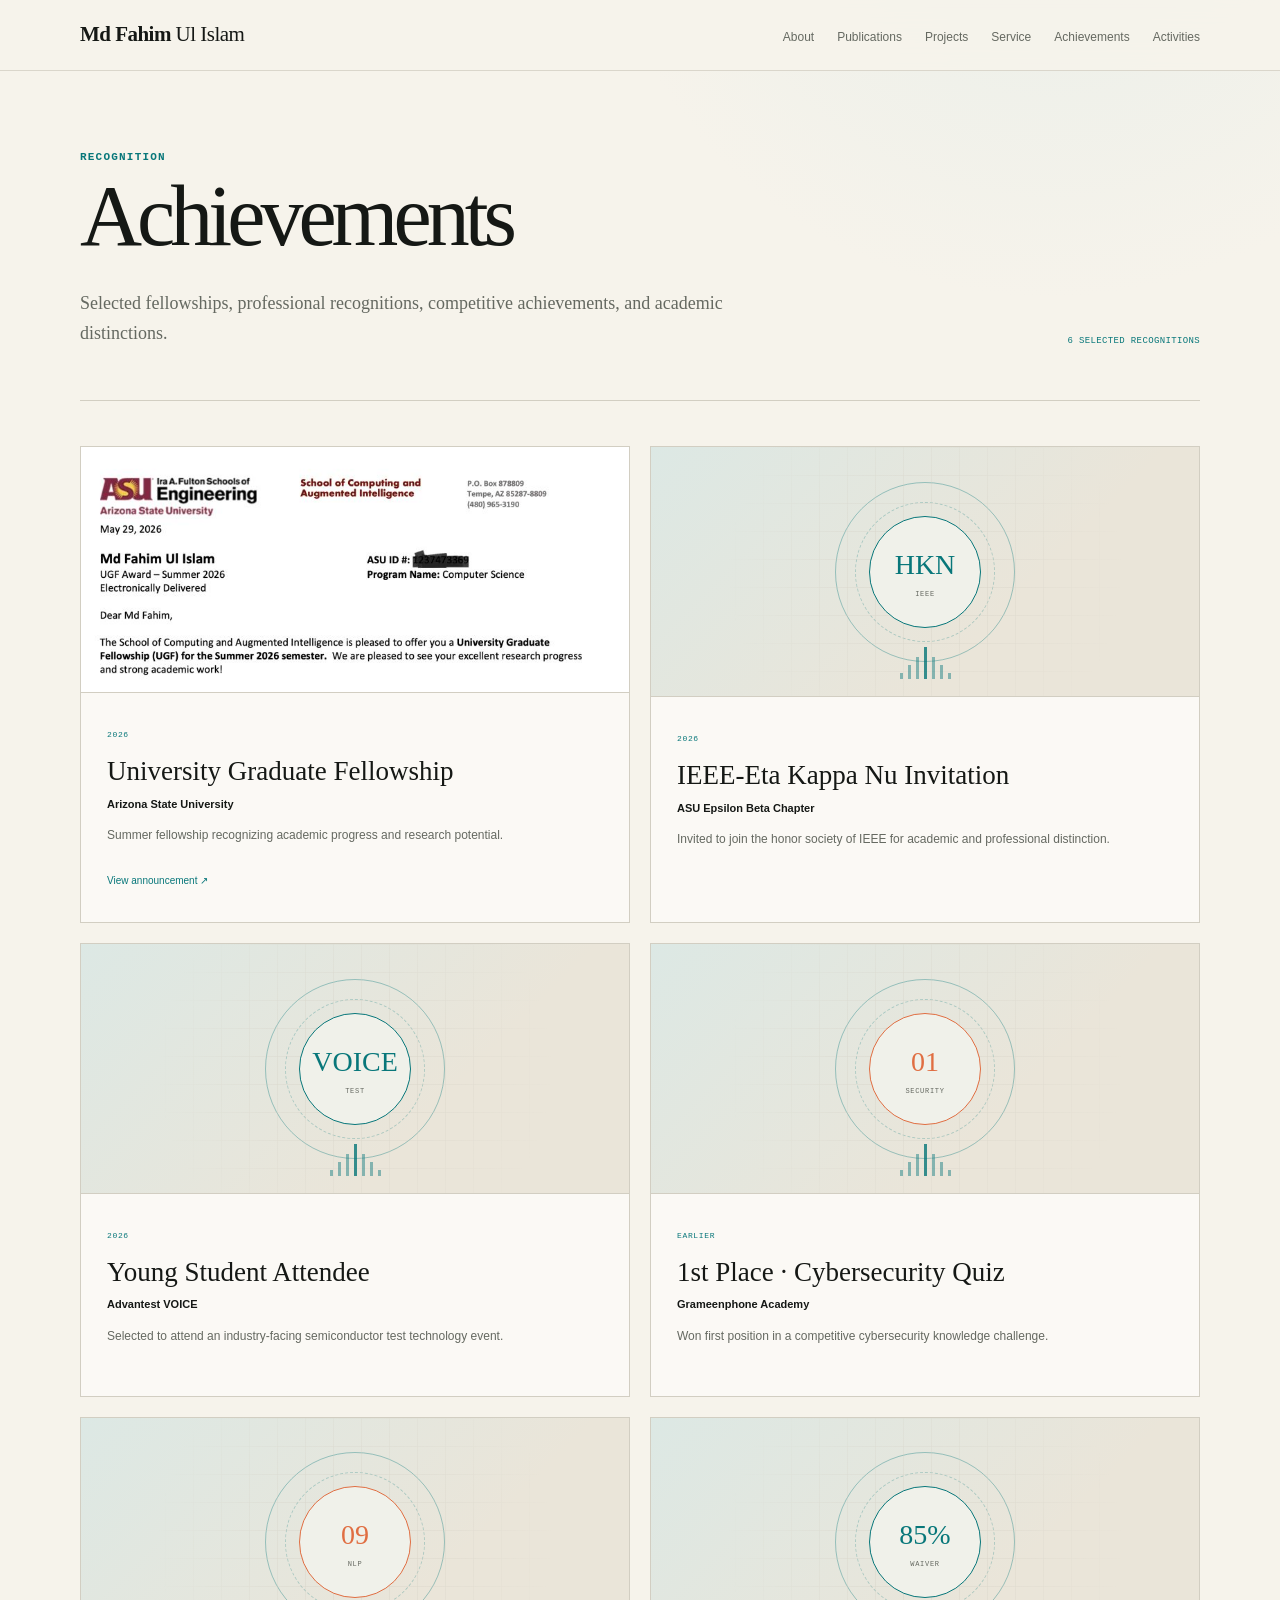
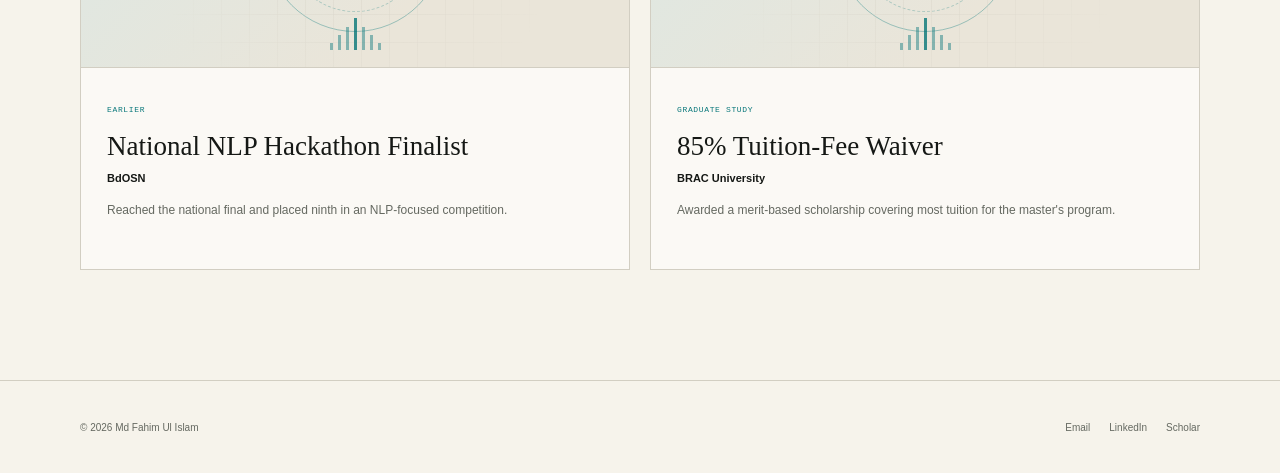
<file: achievements/index.html>
<!DOCTYPE html><html lang="en"><head><meta charSet="utf-8"/><meta name="viewport" content="width=device-width, initial-scale=1"/><link rel="preload" href="/asu-ugf-2026.jpg" as="image"/><link rel="stylesheet" href="/assets/index-C5-g68d6.css" data-rsc-css-href="/assets/index-C5-g68d6.css" data-precedence="vite-rsc/importer-resources"/><link rel="modulepreload" href="/assets/layout-segment-context-DboSPfEm.js" crossorigin=""/><link rel="modulepreload" href="/assets/rolldown-runtime-S-ySWqyJ.js" crossorigin=""/><link rel="modulepreload" href="/assets/index-CiDuSsw1.js" crossorigin=""/><link rel="modulepreload" href="/assets/framework-CXnKph_e.js" crossorigin=""/><title>Achievements | Md Fahim Ul Islam</title><meta name="description" content="Fellowships, memberships, competitive recognitions, and academic achievements of Md Fahim Ul Islam."/><link rel="shortcut icon" href="/favicon.svg"/><link rel="icon" href="/favicon.svg"/><script>self.__VINEXT_RSC_PARAMS__={}</script><script>self.__VINEXT_RSC_NAV__={"pathname":"/achievements/","searchParams":[]}</script><link rel="modulepreload" href="/assets/index-CiDuSsw1.js" />
</head><body><header class="site-header"><div class="header-inner"><a class="brand" href="/" aria-label="Md Fahim Ul Islam home"><span>Md Fahim</span> Ul Islam</a><nav class="desktop-nav" aria-label="Primary navigation"><a href="/">About</a><a href="/publications">Publications</a><a href="/projects">Projects</a><a href="/service">Service</a><a href="/achievements">Achievements</a><a href="/activities">Activities</a></nav><details class="mobile-menu"><summary aria-label="Open navigation">Menu</summary><nav aria-label="Mobile navigation"><a href="/">About</a><a href="/publications">Publications</a><a href="/projects">Projects</a><a href="/service">Service</a><a href="/achievements">Achievements</a><a href="/activities">Activities</a></nav></details></div></header><main><section class="page-hero shell"><p class="eyebrow">Recognition</p><h1>Achievements</h1><div class="page-hero-split"><p>Selected fellowships, professional recognitions, competitive achievements, and academic distinctions.</p><span>6<!-- --> selected recognitions</span></div></section><section class="shell achievement-grid" aria-label="Awards and achievements"><article class="achievement-card"><figure class="achievement-photo"><img alt="Arizona State University Graduate Fellowship award announcement for Md Fahim Ul Islam" height="354" src="/asu-ugf-2026.jpg" width="800"/></figure><div class="achievement-copy"><span>2026</span><h2>University Graduate Fellowship</h2><p class="achievement-org">Arizona State University</p><p>Summer fellowship recognizing academic progress and research potential.</p><a href="https://www.linkedin.com/posts/md-fahim-ul-islam-99707b214_i-am-honored-to-share-that-i-have-been-awarded-activity-7471962627171229696-sEbi" rel="noreferrer" target="_blank">View announcement ↗</a></div></article><article class="achievement-card"><div class="badge-visual badge-hkn" role="img" aria-label="Graphic for IEEE-Eta Kappa Nu Invitation"><div class="badge-orbit"></div><div class="badge-grid-lines"></div><div class="badge-mark"><strong>HKN</strong><span>IEEE</span></div><div class="badge-signal"><i></i><i></i><i></i><i></i><i></i><i></i><i></i></div></div><div class="achievement-copy"><span>2026</span><h2>IEEE-Eta Kappa Nu Invitation</h2><p class="achievement-org">ASU Epsilon Beta Chapter</p><p>Invited to join the honor society of IEEE for academic and professional distinction.</p></div></article><article class="achievement-card"><div class="badge-visual badge-voice" role="img" aria-label="Graphic for Young Student Attendee"><div class="badge-orbit"></div><div class="badge-grid-lines"></div><div class="badge-mark"><strong>VOICE</strong><span>TEST</span></div><div class="badge-signal"><i></i><i></i><i></i><i></i><i></i><i></i><i></i></div></div><div class="achievement-copy"><span>2026</span><h2>Young Student Attendee</h2><p class="achievement-org">Advantest VOICE</p><p>Selected to attend an industry-facing semiconductor test technology event.</p></div></article><article class="achievement-card"><div class="badge-visual badge-cyber" role="img" aria-label="Graphic for 1st Place · Cybersecurity Quiz"><div class="badge-orbit"></div><div class="badge-grid-lines"></div><div class="badge-mark"><strong>01</strong><span>SECURITY</span></div><div class="badge-signal"><i></i><i></i><i></i><i></i><i></i><i></i><i></i></div></div><div class="achievement-copy"><span>Earlier</span><h2>1st Place · Cybersecurity Quiz</h2><p class="achievement-org">Grameenphone Academy</p><p>Won first position in a competitive cybersecurity knowledge challenge.</p></div></article><article class="achievement-card"><div class="badge-visual badge-nlp" role="img" aria-label="Graphic for National NLP Hackathon Finalist"><div class="badge-orbit"></div><div class="badge-grid-lines"></div><div class="badge-mark"><strong>09</strong><span>NLP</span></div><div class="badge-signal"><i></i><i></i><i></i><i></i><i></i><i></i><i></i></div></div><div class="achievement-copy"><span>Earlier</span><h2>National NLP Hackathon Finalist</h2><p class="achievement-org">BdOSN</p><p>Reached the national final and placed ninth in an NLP-focused competition.</p></div></article><article class="achievement-card"><div class="badge-visual badge-brac" role="img" aria-label="Graphic for 85% Tuition-Fee Waiver"><div class="badge-orbit"></div><div class="badge-grid-lines"></div><div class="badge-mark"><strong>85%</strong><span>WAIVER</span></div><div class="badge-signal"><i></i><i></i><i></i><i></i><i></i><i></i><i></i></div></div><div class="achievement-copy"><span>Graduate study</span><h2>85% Tuition-Fee Waiver</h2><p class="achievement-org">BRAC University</p><p>Awarded a merit-based scholarship covering most tuition for the master&#x27;s program.</p></div></article></section></main><footer><div class="shell footer-inner"><p>© 2026 Md Fahim Ul Islam</p><div><a href="mailto:mulislam@asu.edu">Email</a><a href="https://www.linkedin.com/in/md-fahim-ul-islam-99707b214/" target="_blank" rel="noreferrer">LinkedIn</a><a href="https://scholar.google.com/citations?user=awqnhTYAAAAJ&amp;hl=en" target="_blank" rel="noreferrer">Scholar</a></div></div></footer><script id="_R_">import("/assets/index-CiDuSsw1.js")</script></body></html><script>self.__VINEXT_RSC_CHUNKS__=self.__VINEXT_RSC_CHUNKS__||[];self.__VINEXT_RSC_CHUNKS__.push("2:I[\"ab65797336b9\",[],\"Children\",1]\n3:I[\"be008416608b\",[],\"LayoutSegmentProvider\",1]\n4:I[\"ab65797336b9\",[],\"Slot\",1]\n5:I[\"a320ce5137f9\",[],\"RedirectBoundary\",1]\n:HL[\"/assets/index-C5-g68d6.css\",\"style\"]\n0:{\"__route\":\"route:/achievements/\",\"__interceptionContext\":null,\"__layoutIds\":[\"layout:/\"],\"__rootLayout\":\"/\",\"page:/achievements/\":\"$L1\",\"layout:/\":[[[[\"$\",\"link\",\"css:/assets/index-C5-g68d6.css\",{\"rel\":\"stylesheet\",\"precedence\":\"vite-rsc/importer-resources\",\"href\":\"/assets/index-C5-g68d6.css\",\"data-rsc-css-href\":\"/assets/index-C5-g68d6.css\"}],\"$undefined\"],[\"$\",\"html\",null,{\"lang\":\"en\",\"children\":[\"$\",\"body\",null,{\"children\":[\"$\",\"$L2\",null,{}]}]}]],null],\"route:/achievements/\":[[[\"$\",\"meta\",null,{\"charSet\":\"utf-8\"}],[[\"$\",\"title\",\"0\",{\"children\":\"Achievements | Md Fahim Ul Islam\"}],[\"$\",\"meta\",\"1\",{\"name\":\"description\",\"content\":\"Fellowships, memberships, competitive recognitions, and academic achievements of Md Fahim Ul Islam.\"}],[\"$\",\"link\",\"2\",{\"rel\":\"shortcut icon\",\"href\":\"/favicon.svg\"}],[\"$\",\"link\",\"3\",{\"rel\":\"icon\",\"href\":\"/favicon.svg\"}]],[[\"$\",\"meta\",\"0\",{\"name\":\"viewport\",\"content\":\"width=device-width, initial-scale=1\"}]]],[\"$\",\"$L3\",null,{\"segmentMap\":{\"children\":[\"achievements\"]},\"children\":[\"$\",\"$L4\",null,{\"id\":\"layout:/\",\"parallelSlots\":\"$undefined\",\"children\":[\"$\",\"$L5\",null,{\"children\":[\"$\",\"$L3\",null,{\"segmentMap\":{\"children\":[]},\"children\":[\"$\",\"$L4\",null,{\"id\":\"page:/achievements/\"}]}]}]}]}]],\"__layoutFlags\":{\"layout:/\":\"s\"},\"__artifactCompatibility\":{\"schemaVersion\":1,\"graphVersion\":\"app-route-graph:113hftd19ra0pz\",\"deploymentVersion\":\"3f58b339-c9c2-444a-8fc7-9ee19ea8fdd3\",\"appElementsSchemaVersion\":1,\"rscPayloadSchemaVersion\":1,\"rootBoundaryId\":\"/\",\"renderEpoch\":null}}\n")</script><script>self.__VINEXT_RSC_CHUNKS__=self.__VINEXT_RSC_CHUNKS__||[];self.__VINEXT_RSC_CHUNKS__.push(":HL[\"/asu-ugf-2026.jpg\",\"image\"]\n")</script><script>self.__VINEXT_RSC_CHUNKS__=self.__VINEXT_RSC_CHUNKS__||[];self.__VINEXT_RSC_CHUNKS__.push("1:[[\"$\",\"header\",null,{\"className\":\"site-header\",\"children\":[\"$\",\"div\",null,{\"className\":\"header-inner\",\"children\":[[\"$\",\"a\",null,{\"className\":\"brand\",\"href\":\"/\",\"aria-label\":\"Md Fahim Ul Islam home\",\"children\":[[\"$\",\"span\",null,{\"children\":\"Md Fahim\"}],\" Ul Islam\"]}],[\"$\",\"nav\",null,{\"className\":\"desktop-nav\",\"aria-label\":\"Primary navigation\",\"children\":[[\"$\",\"a\",\"/\",{\"href\":\"/\",\"children\":\"About\"}],[\"$\",\"a\",\"/publications\",{\"href\":\"/publications\",\"children\":\"Publications\"}],[\"$\",\"a\",\"/projects\",{\"href\":\"/projects\",\"children\":\"Projects\"}],[\"$\",\"a\",\"/service\",{\"href\":\"/service\",\"children\":\"Service\"}],[\"$\",\"a\",\"/achievements\",{\"href\":\"/achievements\",\"children\":\"Achievements\"}],[\"$\",\"a\",\"/activities\",{\"href\":\"/activities\",\"children\":\"Activities\"}]]}],[\"$\",\"details\",null,{\"className\":\"mobile-menu\",\"children\":[[\"$\",\"summary\",null,{\"aria-label\":\"Open navigation\",\"children\":\"Menu\"}],[\"$\",\"nav\",null,{\"aria-label\":\"Mobile navigation\",\"children\":[[\"$\",\"a\",\"/\",{\"href\":\"/\",\"children\":\"About\"}],[\"$\",\"a\",\"/publications\",{\"href\":\"/publications\",\"children\":\"Publications\"}],[\"$\",\"a\",\"/projects\",{\"href\":\"/projects\",\"children\":\"Projects\"}],[\"$\",\"a\",\"/service\",{\"href\":\"/service\",\"children\":\"Service\"}],[\"$\",\"a\",\"/achievements\",{\"href\":\"/achievements\",\"children\":\"Achievements\"}],[\"$\",\"a\",\"/activities\",{\"href\":\"/activities\",\"children\":\"Activities\"}]]}]]}]]}]}],[\"$\",\"main\",null,{\"children\":[[\"$\",\"section\",null,{\"className\":\"page-hero shell\",\"children\":[[\"$\",\"p\",null,{\"className\":\"eyebrow\",\"children\":\"Recognition\"}],[\"$\",\"h1\",null,{\"children\":\"Achievements\"}],[\"$\",\"div\",null,{\"className\":\"page-hero-split\",\"children\":[[\"$\",\"p\",null,{\"children\":\"Selected fellowships, professional recognitions, competitive achievements, and academic distinctions.\"}],[\"$\",\"span\",null,{\"children\":[6,\" selected recognitions\"]}]]}]]}],[\"$\",\"section\",null,{\"className\":\"shell achievement-grid\",\"aria-label\":\"Awards and achievements\",\"children\":[[\"$\",\"article\",\"University Graduate Fellowship\",{\"className\":\"achievement-card\",\"children\":[[\"$\",\"figure\",null,{\"className\":\"achievement-photo\",\"children\":[\"$\",\"img\",null,{\"alt\":\"Arizona State University Graduate Fellowship award announcement for Md Fahim Ul Islam\",\"height\":354,\"src\":\"/asu-ugf-2026.jpg\",\"width\":800}]}],[\"$\",\"div\",null,{\"className\":\"achievement-copy\",\"children\":[[\"$\",\"span\",null,{\"children\":\"2026\"}],[\"$\",\"h2\",null,{\"children\":\"University Graduate Fellowship\"}],[\"$\",\"p\",null,{\"className\":\"achievement-org\",\"children\":\"Arizona State University\"}],[\"$\",\"p\",null,{\"children\":\"Summer fellowship recognizing academic progress and research potential.\"}],[\"$\",\"a\",null,{\"href\":\"https://www.linkedin.com/posts/md-fahim-ul-islam-99707b214_i-am-honored-to-share-that-i-have-been-awarded-activity-7471962627171229696-sEbi\",\"rel\":\"noreferrer\",\"target\":\"_blank\",\"children\":\"View announcement ↗\"}]]}]]}],[\"$\",\"article\",\"IEEE-Eta Kappa Nu Invitation\",{\"className\":\"achievement-card\",\"children\":[[\"$\",\"div\",null,{\"className\":\"badge-visual badge-hkn\",\"role\":\"img\",\"aria-label\":\"Graphic for IEEE-Eta Kappa Nu Invitation\",\"children\":[[\"$\",\"div\",null,{\"className\":\"badge-orbit\"}],[\"$\",\"div\",null,{\"className\":\"badge-grid-lines\"}],[\"$\",\"div\",null,{\"className\":\"badge-mark\",\"children\":[false,[[\"$\",\"strong\",null,{\"children\":\"HKN\"}],[\"$\",\"span\",null,{\"children\":\"IEEE\"}]],false,false,false,false,false,false,false,false,false]}],[\"$\",\"div\",null,{\"className\":\"badge-signal\",\"children\":[[\"$\",\"i\",\"0\",{}],[\"$\",\"i\",\"1\",{}],[\"$\",\"i\",\"2\",{}],[\"$\",\"i\",\"3\",{}],[\"$\",\"i\",\"4\",{}],[\"$\",\"i\",\"5\",{}],[\"$\",\"i\",\"6\",{}]]}]]}],[\"$\",\"div\",null,{\"className\":\"achievement-copy\",\"children\":[[\"$\",\"span\",null,{\"children\":\"2026\"}],[\"$\",\"h2\",null,{\"children\":\"IEEE-Eta Kappa Nu Invitation\"}],[\"$\",\"p\",null,{\"className\":\"achievement-org\",\"children\":\"ASU Epsilon Beta Chapter\"}],[\"$\",\"p\",null,{\"children\":\"Invited to join the honor society of IEEE for academic and professional distinction.\"}],\"$undefined\"]}]]}],[\"$\",\"article\",\"Young Student Attendee\",{\"className\":\"achievement-card\",\"children\":[[\"$\",\"div\",null,{\"className\":\"badge-visual badge-voice\",\"role\":\"img\",\"aria-label\":\"Graphic for Young Student Attendee\",\"children\":[[\"$\",\"div\",null,{\"className\":\"badge-orbit\"}],[\"$\",\"div\",null,{\"className\":\"badge-grid-lines\"}],[\"$\",\"div\",null,{\"className\":\"badge-mark\",\"children\":[false,false,[[\"$\",\"strong\",null,{\"children\":\"VOICE\"}],[\"$\",\"span\",null,{\"children\":\"TEST\"}]],false,false,false,false,false,false,false,false]}],[\"$\",\"div\",null,{\"className\":\"badge-signal\",\"children\":[[\"$\",\"i\",\"0\",{}],[\"$\",\"i\",\"1\",{}],[\"$\",\"i\",\"2\",{}],[\"$\",\"i\",\"3\",{}],[\"$\",\"i\",\"4\",{}],[\"$\",\"i\",\"5\",{}],[\"$\",\"i\",\"6\",{}]]}]]}],[\"$\",\"div\",null,{\"className\":\"achievement-copy\",\"children\":[[\"$\",\"span\",null,{\"children\":\"2026\"}],[\"$\",\"h2\",null,{\"children\":\"Young Student Attendee\"}],\"$L6\",\"$L7\",\"$undefined\"]}]]}],\"$L8\",\"$L9\",\"$La\"]}]]}],\"$Lb\"]\n")</script><script>self.__VINEXT_RSC_CHUNKS__=self.__VINEXT_RSC_CHUNKS__||[];self.__VINEXT_RSC_CHUNKS__.push("6:[\"$\",\"p\",null,{\"className\":\"achievement-org\",\"children\":\"Advantest VOICE\"}]\n7:[\"$\",\"p\",null,{\"children\":\"Selected to attend an industry-facing semiconductor test technology event.\"}]\n8:[\"$\",\"article\",\"1st Place · Cybersecurity Quiz\",{\"className\":\"achievement-card\",\"children\":[[\"$\",\"div\",null,{\"className\":\"badge-visual badge-cyber\",\"role\":\"img\",\"aria-label\":\"Graphic for 1st Place · Cybersecurity Quiz\",\"children\":[[\"$\",\"div\",null,{\"className\":\"badge-orbit\"}],[\"$\",\"div\",null,{\"className\":\"badge-grid-lines\"}],[\"$\",\"div\",null,{\"className\":\"badge-mark\",\"children\":[false,false,false,[[\"$\",\"strong\",null,{\"children\":\"01\"}],[\"$\",\"span\",null,{\"children\":\"SECURITY\"}]],false,false,false,false,false,false,false]}],[\"$\",\"div\",null,{\"className\":\"badge-signal\",\"children\":[[\"$\",\"i\",\"0\",{}],[\"$\",\"i\",\"1\",{}],[\"$\",\"i\",\"2\",{}],[\"$\",\"i\",\"3\",{}],[\"$\",\"i\",\"4\",{}],[\"$\",\"i\",\"5\",{}],[\"$\",\"i\",\"6\",{}]]}]]}],[\"$\",\"div\",null,{\"className\":\"achievement-copy\",\"children\":[[\"$\",\"span\",null,{\"children\":\"Earlier\"}],[\"$\",\"h2\",null,{\"children\":\"1st Place · Cybersecurity Quiz\"}],[\"$\",\"p\",null,{\"className\":\"achievement-org\",\"children\":\"Grameenphone Academy\"}],[\"$\",\"p\",null,{\"children\":\"Won first position in a competitive cybersecurity knowledge challenge.\"}],\"$undefined\"]}]]}]\n")</script><script>self.__VINEXT_RSC_CHUNKS__=self.__VINEXT_RSC_CHUNKS__||[];self.__VINEXT_RSC_CHUNKS__.push("9:[\"$\",\"article\",\"National NLP Hackathon Finalist\",{\"className\":\"achievement-card\",\"children\":[[\"$\",\"div\",null,{\"className\":\"badge-visual badge-nlp\",\"role\":\"img\",\"aria-label\":\"Graphic for National NLP Hackathon Finalist\",\"children\":[[\"$\",\"div\",null,{\"className\":\"badge-orbit\"}],[\"$\",\"div\",null,{\"className\":\"badge-grid-lines\"}],[\"$\",\"div\",null,{\"className\":\"badge-mark\",\"children\":[false,false,false,false,[[\"$\",\"strong\",null,{\"children\":\"09\"}],[\"$\",\"span\",null,{\"children\":\"NLP\"}]],false,false,false,false,false,false]}],[\"$\",\"div\",null,{\"className\":\"badge-signal\",\"children\":[[\"$\",\"i\",\"0\",{}],[\"$\",\"i\",\"1\",{}],[\"$\",\"i\",\"2\",{}],[\"$\",\"i\",\"3\",{}],[\"$\",\"i\",\"4\",{}],[\"$\",\"i\",\"5\",{}],[\"$\",\"i\",\"6\",{}]]}]]}],[\"$\",\"div\",null,{\"className\":\"achievement-copy\",\"children\":[[\"$\",\"span\",null,{\"children\":\"Earlier\"}],[\"$\",\"h2\",null,{\"children\":\"National NLP Hackathon Finalist\"}],[\"$\",\"p\",null,{\"className\":\"achievement-org\",\"children\":\"BdOSN\"}],[\"$\",\"p\",null,{\"children\":\"Reached the national final and placed ninth in an NLP-focused competition.\"}],\"$undefined\"]}]]}]\na:[\"$\",\"article\",\"85% Tuition-Fee Waiver\",{\"className\":\"achievement-card\",\"children\":[[\"$\",\"div\",null,{\"className\":\"badge-visual badge-brac\",\"role\":\"img\",\"aria-label\":\"Graphic for 85% Tuition-Fee Waiver\",\"children\":[[\"$\",\"div\",null,{\"className\":\"badge-orbit\"}],[\"$\",\"div\",null,{\"className\":\"badge-grid-lines\"}],[\"$\",\"div\",null,{\"className\":\"badge-mark\",\"children\":[false,false,false,false,false,[[\"$\",\"strong\",null,{\"children\":\"85%\"}],[\"$\",\"span\",null,{\"children\":\"WAIVER\"}]],false,false,false,false,false]}],[\"$\",\"div\",null,{\"className\":\"badge-signal\",\"children\":[[\"$\",\"i\",\"0\",{}],[\"$\",\"i\",\"1\",{}],[\"$\",\"i\",\"2\",{}],[\"$\",\"i\",\"3\",{}],[\"$\",\"i\",\"4\",{}],[\"$\",\"i\",\"5\",{}],[\"$\",\"i\",\"6\",{}]]}]]}],[\"$\",\"div\",null,{\"className\":\"achievement-copy\",\"children\":[[\"$\",\"span\",null,{\"children\":\"Graduate study\"}],[\"$\",\"h2\",null,{\"children\":\"85% Tuition-Fee Waiver\"}],[\"$\",\"p\",null,{\"className\":\"achievement-org\",\"children\":\"BRAC University\"}],[\"$\",\"p\",null,{\"children\":\"Awarded a merit-based scholarship covering most tuition for the master's program.\"}],\"$undefined\"]}]]}]\nb:[\"$\",\"footer\",null,{\"children\":[\"$\",\"div\",null,{\"className\":\"shell footer-inner\",\"children\":[[\"$\",\"p\",null,{\"children\":\"© 2026 Md Fahim Ul Islam\"}],[\"$\",\"div\",null,{\"children\":[[\"$\",\"a\",null,{\"href\":\"mailto:mulislam@asu.edu\",\"children\":\"Email\"}],[\"$\",\"a\",null,{\"href\":\"https://www.linkedin.com/in/md-fahim-ul-islam-99707b214/\",\"target\":\"_blank\",\"rel\":\"noreferrer\",\"children\":\"LinkedIn\"}],[\"$\",\"a\",null,{\"href\":\"https://scholar.google.com/citations?user=awqnhTYAAAAJ\u0026hl=en\",\"target\":\"_blank\",\"rel\":\"noreferrer\",\"children\":\"Scholar\"}]]}]]}]}]\n")</script><script>self.__VINEXT_RSC_DONE__=true</script>
</file>
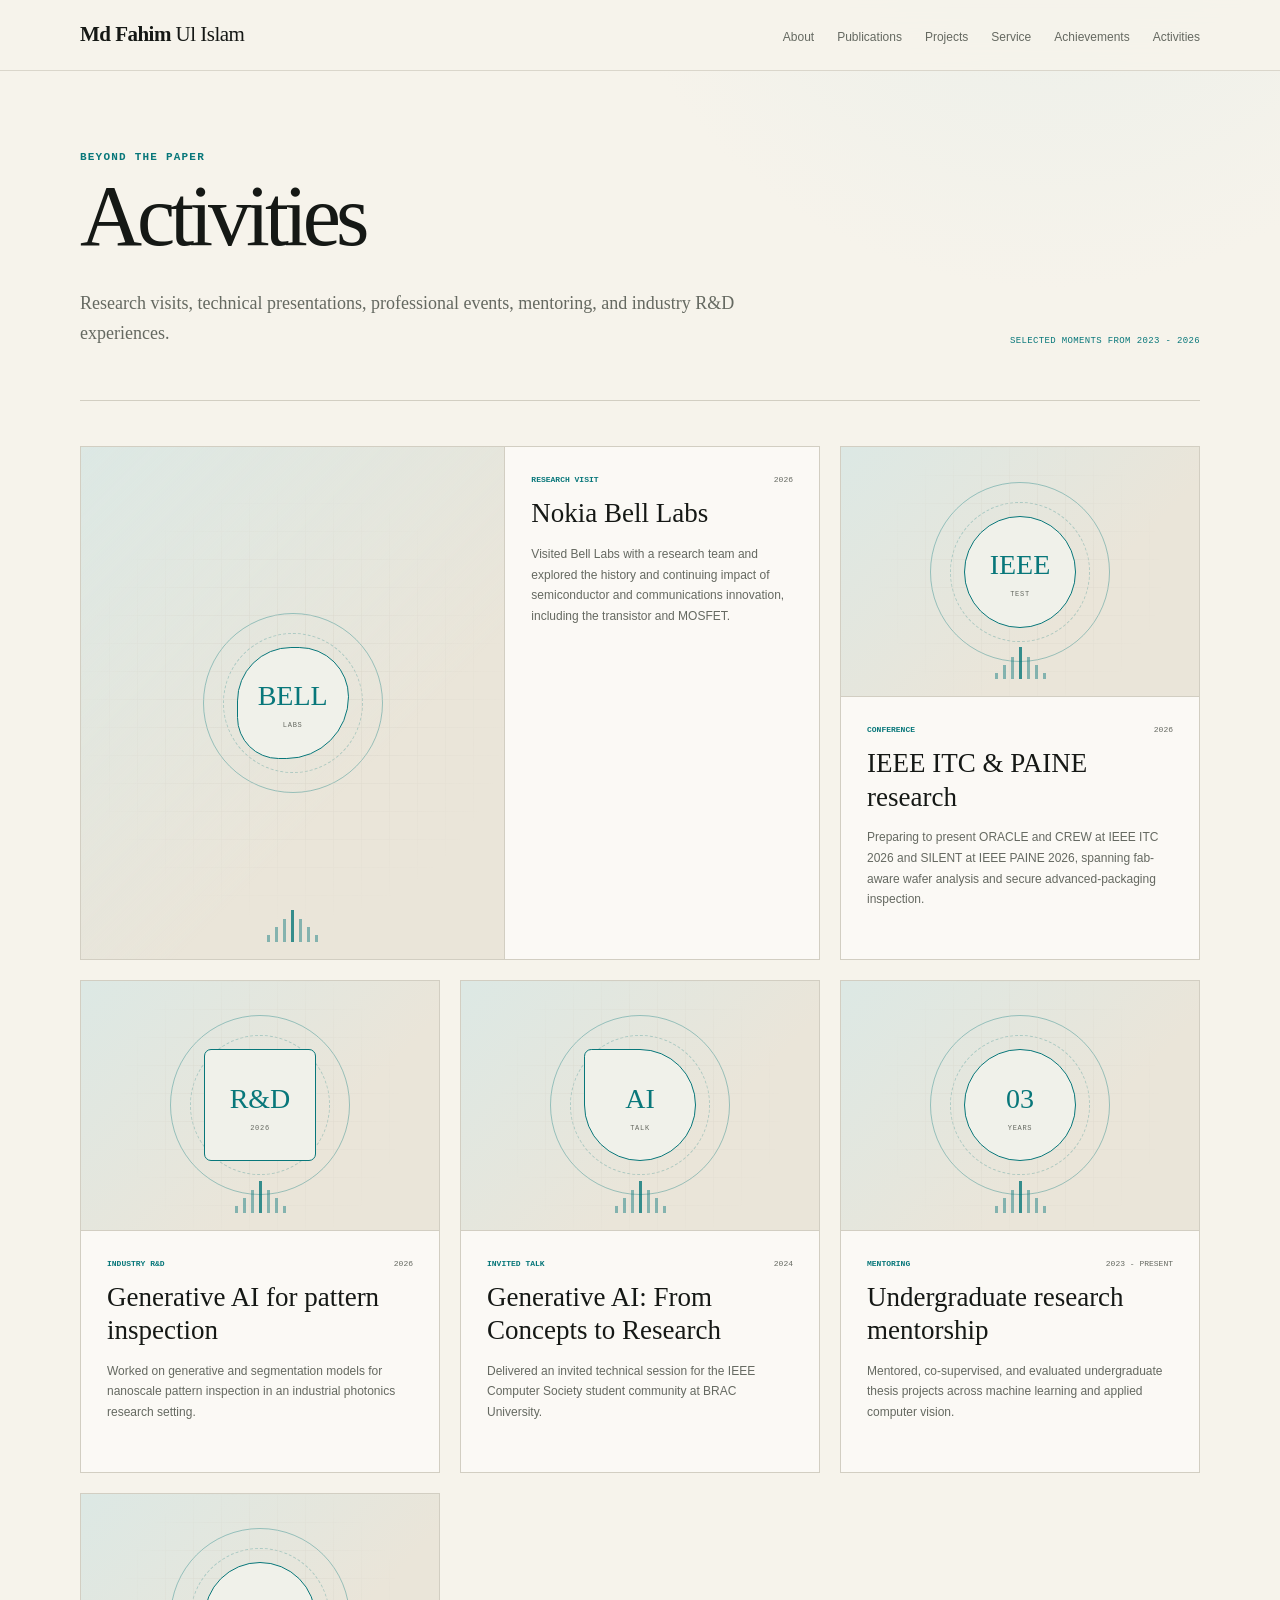
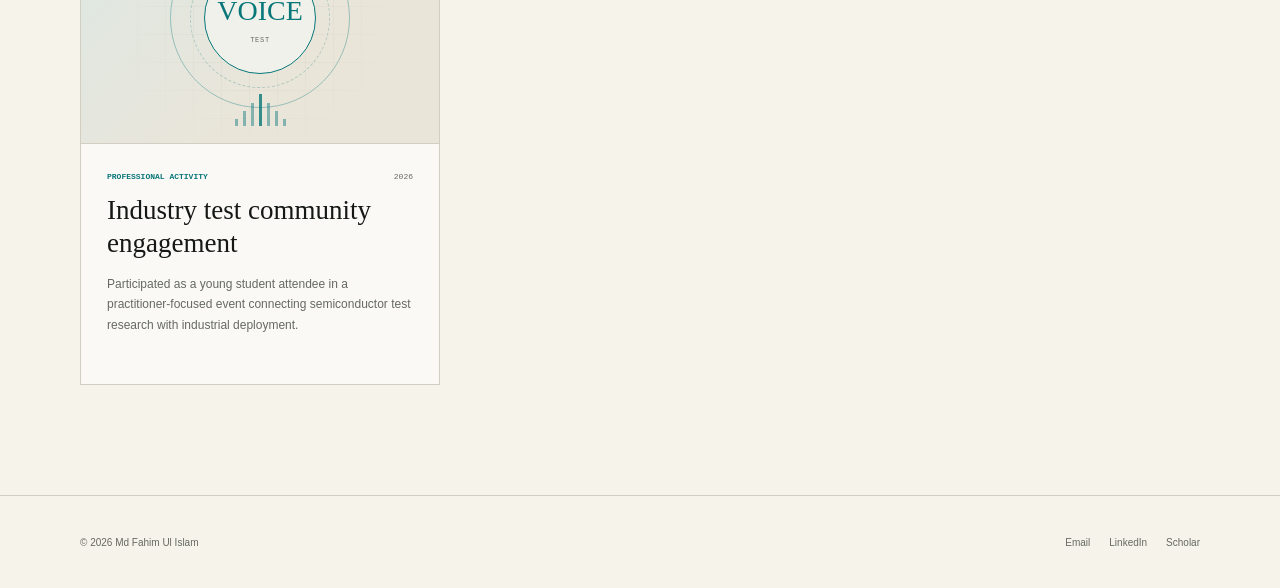
<file: activities/index.html>
<!DOCTYPE html><html lang="en"><head><meta charSet="utf-8"/><meta name="viewport" content="width=device-width, initial-scale=1"/><link rel="stylesheet" href="/assets/index-C5-g68d6.css" data-rsc-css-href="/assets/index-C5-g68d6.css" data-precedence="vite-rsc/importer-resources"/><link rel="modulepreload" href="/assets/layout-segment-context-DboSPfEm.js" crossorigin=""/><link rel="modulepreload" href="/assets/rolldown-runtime-S-ySWqyJ.js" crossorigin=""/><link rel="modulepreload" href="/assets/index-CiDuSsw1.js" crossorigin=""/><link rel="modulepreload" href="/assets/framework-CXnKph_e.js" crossorigin=""/><title>Activities | Md Fahim Ul Islam</title><meta name="description" content="Research visits, presentations, mentoring, industry R&amp;D, and professional activities of Md Fahim Ul Islam."/><link rel="shortcut icon" href="/favicon.svg"/><link rel="icon" href="/favicon.svg"/><script>self.__VINEXT_RSC_PARAMS__={}</script><script>self.__VINEXT_RSC_NAV__={"pathname":"/activities/","searchParams":[]}</script><link rel="modulepreload" href="/assets/index-CiDuSsw1.js" />
</head><body><header class="site-header"><div class="header-inner"><a class="brand" href="/" aria-label="Md Fahim Ul Islam home"><span>Md Fahim</span> Ul Islam</a><nav class="desktop-nav" aria-label="Primary navigation"><a href="/">About</a><a href="/publications">Publications</a><a href="/projects">Projects</a><a href="/service">Service</a><a href="/achievements">Achievements</a><a href="/activities">Activities</a></nav><details class="mobile-menu"><summary aria-label="Open navigation">Menu</summary><nav aria-label="Mobile navigation"><a href="/">About</a><a href="/publications">Publications</a><a href="/projects">Projects</a><a href="/service">Service</a><a href="/achievements">Achievements</a><a href="/activities">Activities</a></nav></details></div></header><main><section class="page-hero shell"><p class="eyebrow">Beyond the paper</p><h1>Activities</h1><div class="page-hero-split"><p>Research visits, technical presentations, professional events, mentoring, and industry R&amp;D experiences.</p><span>Selected moments from 2023 - 2026</span></div></section><section class="shell activity-grid" aria-label="Professional activities"><article class="activity-card activity-featured"><div class="badge-visual badge-bell" role="img" aria-label="Visual for Nokia Bell Labs"><div class="badge-orbit"></div><div class="badge-grid-lines"></div><div class="badge-mark"><strong>BELL</strong><span>LABS</span></div><div class="badge-signal"><i></i><i></i><i></i><i></i><i></i><i></i><i></i></div></div><div class="activity-copy"><div><span>Research visit</span><time>2026</time></div><h2>Nokia Bell Labs</h2><p>Visited Bell Labs with a research team and explored the history and continuing impact of semiconductor and communications innovation, including the transistor and MOSFET.</p></div></article><article class="activity-card "><div class="badge-visual badge-conference" role="img" aria-label="Visual for IEEE ITC &amp; PAINE research"><div class="badge-orbit"></div><div class="badge-grid-lines"></div><div class="badge-mark"><strong>IEEE</strong><span>TEST</span></div><div class="badge-signal"><i></i><i></i><i></i><i></i><i></i><i></i><i></i></div></div><div class="activity-copy"><div><span>Conference</span><time>2026</time></div><h2>IEEE ITC &amp; PAINE research</h2><p>Preparing to present ORACLE and CREW at IEEE ITC 2026 and SILENT at IEEE PAINE 2026, spanning fab-aware wafer analysis and secure advanced-packaging inspection.</p></div></article><article class="activity-card "><div class="badge-visual badge-industry" role="img" aria-label="Visual for Generative AI for pattern inspection"><div class="badge-orbit"></div><div class="badge-grid-lines"></div><div class="badge-mark"><strong>R&amp;D</strong><span>2026</span></div><div class="badge-signal"><i></i><i></i><i></i><i></i><i></i><i></i><i></i></div></div><div class="activity-copy"><div><span>Industry R&amp;D</span><time>2026</time></div><h2>Generative AI for pattern inspection</h2><p>Worked on generative and segmentation models for nanoscale pattern inspection in an industrial photonics research setting.</p></div></article><article class="activity-card "><div class="badge-visual badge-talk" role="img" aria-label="Visual for Generative AI: From Concepts to Research"><div class="badge-orbit"></div><div class="badge-grid-lines"></div><div class="badge-mark"><strong>AI</strong><span>TALK</span></div><div class="badge-signal"><i></i><i></i><i></i><i></i><i></i><i></i><i></i></div></div><div class="activity-copy"><div><span>Invited talk</span><time>2024</time></div><h2>Generative AI: From Concepts to Research</h2><p>Delivered an invited technical session for the IEEE Computer Society student community at BRAC University.</p></div></article><article class="activity-card "><div class="badge-visual badge-mentor" role="img" aria-label="Visual for Undergraduate research mentorship"><div class="badge-orbit"></div><div class="badge-grid-lines"></div><div class="badge-mark"><strong>03</strong><span>YEARS</span></div><div class="badge-signal"><i></i><i></i><i></i><i></i><i></i><i></i><i></i></div></div><div class="activity-copy"><div><span>Mentoring</span><time>2023 - Present</time></div><h2>Undergraduate research mentorship</h2><p>Mentored, co-supervised, and evaluated undergraduate thesis projects across machine learning and applied computer vision.</p></div></article><article class="activity-card "><div class="badge-visual badge-voice" role="img" aria-label="Visual for Industry test community engagement"><div class="badge-orbit"></div><div class="badge-grid-lines"></div><div class="badge-mark"><strong>VOICE</strong><span>TEST</span></div><div class="badge-signal"><i></i><i></i><i></i><i></i><i></i><i></i><i></i></div></div><div class="activity-copy"><div><span>Professional activity</span><time>2026</time></div><h2>Industry test community engagement</h2><p>Participated as a young student attendee in a practitioner-focused event connecting semiconductor test research with industrial deployment.</p></div></article></section></main><footer><div class="shell footer-inner"><p>© 2026 Md Fahim Ul Islam</p><div><a href="mailto:mulislam@asu.edu">Email</a><a href="https://www.linkedin.com/in/md-fahim-ul-islam-99707b214/" target="_blank" rel="noreferrer">LinkedIn</a><a href="https://scholar.google.com/citations?user=awqnhTYAAAAJ&amp;hl=en" target="_blank" rel="noreferrer">Scholar</a></div></div></footer><script id="_R_">import("/assets/index-CiDuSsw1.js")</script></body></html><script>self.__VINEXT_RSC_CHUNKS__=self.__VINEXT_RSC_CHUNKS__||[];self.__VINEXT_RSC_CHUNKS__.push("2:I[\"ab65797336b9\",[],\"Children\",1]\n3:I[\"be008416608b\",[],\"LayoutSegmentProvider\",1]\n4:I[\"ab65797336b9\",[],\"Slot\",1]\n5:I[\"a320ce5137f9\",[],\"RedirectBoundary\",1]\n:HL[\"/assets/index-C5-g68d6.css\",\"style\"]\n0:{\"__route\":\"route:/activities/\",\"__interceptionContext\":null,\"__layoutIds\":[\"layout:/\"],\"__rootLayout\":\"/\",\"page:/activities/\":\"$L1\",\"layout:/\":[[[[\"$\",\"link\",\"css:/assets/index-C5-g68d6.css\",{\"rel\":\"stylesheet\",\"precedence\":\"vite-rsc/importer-resources\",\"href\":\"/assets/index-C5-g68d6.css\",\"data-rsc-css-href\":\"/assets/index-C5-g68d6.css\"}],\"$undefined\"],[\"$\",\"html\",null,{\"lang\":\"en\",\"children\":[\"$\",\"body\",null,{\"children\":[\"$\",\"$L2\",null,{}]}]}]],null],\"route:/activities/\":[[[\"$\",\"meta\",null,{\"charSet\":\"utf-8\"}],[[\"$\",\"title\",\"0\",{\"children\":\"Activities | Md Fahim Ul Islam\"}],[\"$\",\"meta\",\"1\",{\"name\":\"description\",\"content\":\"Research visits, presentations, mentoring, industry R\u0026D, and professional activities of Md Fahim Ul Islam.\"}],[\"$\",\"link\",\"2\",{\"rel\":\"shortcut icon\",\"href\":\"/favicon.svg\"}],[\"$\",\"link\",\"3\",{\"rel\":\"icon\",\"href\":\"/favicon.svg\"}]],[[\"$\",\"meta\",\"0\",{\"name\":\"viewport\",\"content\":\"width=device-width, initial-scale=1\"}]]],[\"$\",\"$L3\",null,{\"segmentMap\":{\"children\":[\"activities\"]},\"children\":[\"$\",\"$L4\",null,{\"id\":\"layout:/\",\"parallelSlots\":\"$undefined\",\"children\":[\"$\",\"$L5\",null,{\"children\":[\"$\",\"$L3\",null,{\"segmentMap\":{\"children\":[]},\"children\":[\"$\",\"$L4\",null,{\"id\":\"page:/activities/\"}]}]}]}]}]],\"__layoutFlags\":{\"layout:/\":\"s\"},\"__artifactCompatibility\":{\"schemaVersion\":1,\"graphVersion\":\"app-route-graph:q1gy2o10rj5sj\",\"deploymentVersion\":\"3f58b339-c9c2-444a-8fc7-9ee19ea8fdd3\",\"appElementsSchemaVersion\":1,\"rscPayloadSchemaVersion\":1,\"rootBoundaryId\":\"/\",\"renderEpoch\":null}}\n")</script><script>self.__VINEXT_RSC_CHUNKS__=self.__VINEXT_RSC_CHUNKS__||[];self.__VINEXT_RSC_CHUNKS__.push("1:[[\"$\",\"header\",null,{\"className\":\"site-header\",\"children\":[\"$\",\"div\",null,{\"className\":\"header-inner\",\"children\":[[\"$\",\"a\",null,{\"className\":\"brand\",\"href\":\"/\",\"aria-label\":\"Md Fahim Ul Islam home\",\"children\":[[\"$\",\"span\",null,{\"children\":\"Md Fahim\"}],\" Ul Islam\"]}],[\"$\",\"nav\",null,{\"className\":\"desktop-nav\",\"aria-label\":\"Primary navigation\",\"children\":[[\"$\",\"a\",\"/\",{\"href\":\"/\",\"children\":\"About\"}],[\"$\",\"a\",\"/publications\",{\"href\":\"/publications\",\"children\":\"Publications\"}],[\"$\",\"a\",\"/projects\",{\"href\":\"/projects\",\"children\":\"Projects\"}],[\"$\",\"a\",\"/service\",{\"href\":\"/service\",\"children\":\"Service\"}],[\"$\",\"a\",\"/achievements\",{\"href\":\"/achievements\",\"children\":\"Achievements\"}],[\"$\",\"a\",\"/activities\",{\"href\":\"/activities\",\"children\":\"Activities\"}]]}],[\"$\",\"details\",null,{\"className\":\"mobile-menu\",\"children\":[[\"$\",\"summary\",null,{\"aria-label\":\"Open navigation\",\"children\":\"Menu\"}],[\"$\",\"nav\",null,{\"aria-label\":\"Mobile navigation\",\"children\":[[\"$\",\"a\",\"/\",{\"href\":\"/\",\"children\":\"About\"}],[\"$\",\"a\",\"/publications\",{\"href\":\"/publications\",\"children\":\"Publications\"}],[\"$\",\"a\",\"/projects\",{\"href\":\"/projects\",\"children\":\"Projects\"}],[\"$\",\"a\",\"/service\",{\"href\":\"/service\",\"children\":\"Service\"}],[\"$\",\"a\",\"/achievements\",{\"href\":\"/achievements\",\"children\":\"Achievements\"}],[\"$\",\"a\",\"/activities\",{\"href\":\"/activities\",\"children\":\"Activities\"}]]}]]}]]}]}],[\"$\",\"main\",null,{\"children\":[[\"$\",\"section\",null,{\"className\":\"page-hero shell\",\"children\":[[\"$\",\"p\",null,{\"className\":\"eyebrow\",\"children\":\"Beyond the paper\"}],[\"$\",\"h1\",null,{\"children\":\"Activities\"}],[\"$\",\"div\",null,{\"className\":\"page-hero-split\",\"children\":[[\"$\",\"p\",null,{\"children\":\"Research visits, technical presentations, professional events, mentoring, and industry R\u0026D experiences.\"}],[\"$\",\"span\",null,{\"children\":\"Selected moments from 2023 - 2026\"}]]}]]}],[\"$\",\"section\",null,{\"className\":\"shell activity-grid\",\"aria-label\":\"Professional activities\",\"children\":[[\"$\",\"article\",\"Nokia Bell Labs\",{\"className\":\"activity-card activity-featured\",\"children\":[[\"$\",\"div\",null,{\"className\":\"badge-visual badge-bell\",\"role\":\"img\",\"aria-label\":\"Visual for Nokia Bell Labs\",\"children\":[[\"$\",\"div\",null,{\"className\":\"badge-orbit\"}],[\"$\",\"div\",null,{\"className\":\"badge-grid-lines\"}],[\"$\",\"div\",null,{\"className\":\"badge-mark\",\"children\":[false,false,false,false,false,false,[[\"$\",\"strong\",null,{\"children\":\"BELL\"}],[\"$\",\"span\",null,{\"children\":\"LABS\"}]],false,false,false,false]}],[\"$\",\"div\",null,{\"className\":\"badge-signal\",\"children\":[[\"$\",\"i\",\"0\",{}],[\"$\",\"i\",\"1\",{}],[\"$\",\"i\",\"2\",{}],[\"$\",\"i\",\"3\",{}],[\"$\",\"i\",\"4\",{}],[\"$\",\"i\",\"5\",{}],[\"$\",\"i\",\"6\",{}]]}]]}],[\"$\",\"div\",null,{\"className\":\"activity-copy\",\"children\":[[\"$\",\"div\",null,{\"children\":[[\"$\",\"span\",null,{\"children\":\"Research visit\"}],[\"$\",\"time\",null,{\"children\":\"2026\"}]]}],[\"$\",\"h2\",null,{\"children\":\"Nokia Bell Labs\"}],[\"$\",\"p\",null,{\"children\":\"Visited Bell Labs with a research team and explored the history and continuing impact of semiconductor and communications innovation, including the transistor and MOSFET.\"}]]}]]}],[\"$\",\"article\",\"IEEE ITC \u0026 PAINE research\",{\"className\":\"activity-card \",\"children\":[[\"$\",\"div\",null,{\"className\":\"badge-visual badge-conference\",\"role\":\"img\",\"aria-label\":\"Visual for IEEE ITC \u0026 PAINE research\",\"children\":[[\"$\",\"div\",null,{\"className\":\"badge-orbit\"}],[\"$\",\"div\",null,{\"className\":\"badge-grid-lines\"}],[\"$\",\"div\",null,{\"className\":\"badge-mark\",\"children\":[false,false,false,false,false,false,false,false,false,[[\"$\",\"strong\",null,{\"children\":\"IEEE\"}],[\"$\",\"span\",null,{\"children\":\"TEST\"}]],false]}],[\"$\",\"div\",null,{\"className\":\"badge-signal\",\"children\":[[\"$\",\"i\",\"0\",{}],[\"$\",\"i\",\"1\",{}],[\"$\",\"i\",\"2\",{}],[\"$\",\"i\",\"3\",{}],[\"$\",\"i\",\"4\",{}],[\"$\",\"i\",\"5\",{}],[\"$\",\"i\",\"6\",{}]]}]]}],[\"$\",\"div\",null,{\"className\":\"activity-copy\",\"children\":[[\"$\",\"div\",null,{\"children\":[[\"$\",\"span\",null,{\"children\":\"Conference\"}],[\"$\",\"time\",null,{\"children\":\"2026\"}]]}],[\"$\",\"h2\",null,{\"children\":\"IEEE ITC \u0026 PAINE research\"}],[\"$\",\"p\",null,{\"children\":\"Preparing to present ORACLE and CREW at IEEE ITC 2026 and SILENT at IEEE PAINE 2026, spanning fab-aware wafer analysis and secure advanced-packaging inspection.\"}]]}]]}],[\"$\",\"article\",\"Generative AI for pattern inspection\",{\"className\":\"activity-card \",\"children\":[[\"$\",\"div\",null,{\"className\":\"badge-visual badge-industry\",\"role\":\"img\",\"aria-label\":\"Visual for Generative AI for pattern inspection\",\"children\":[[\"$\",\"div\",null,{\"className\":\"badge-orbit\"}],[\"$\",\"div\",null,{\"className\":\"badge-grid-lines\"}],[\"$\",\"div\",null,{\"className\":\"badge-mark\",\"children\":[false,false,false,false,false,false,false,false,false,false,[[\"$\",\"strong\",null,{\"children\":\"R\u0026D\"}],[\"$\",\"span\",null,{\"children\":\"2026\"}]]]}],[\"$\",\"div\",null,{\"className\":\"badge-signal\",\"children\":[[\"$\",\"i\",\"0\",{}],[\"$\",\"i\",\"1\",{}],[\"$\",\"i\",\"2\",{}],[\"$\",\"i\",\"3\",{}],[\"$\",\"i\",\"4\",{}],\"$L6\",\"$L7\"]}]]}],\"$L8\"]}],\"$L9\",\"$La\",\"$Lb\"]}]]}],\"$Lc\"]\n")</script><script>self.__VINEXT_RSC_CHUNKS__=self.__VINEXT_RSC_CHUNKS__||[];self.__VINEXT_RSC_CHUNKS__.push("6:[\"$\",\"i\",\"5\",{}]\n7:[\"$\",\"i\",\"6\",{}]\n8:[\"$\",\"div\",null,{\"className\":\"activity-copy\",\"children\":[[\"$\",\"div\",null,{\"children\":[[\"$\",\"span\",null,{\"children\":\"Industry R\u0026D\"}],[\"$\",\"time\",null,{\"children\":\"2026\"}]]}],[\"$\",\"h2\",null,{\"children\":\"Generative AI for pattern inspection\"}],[\"$\",\"p\",null,{\"children\":\"Worked on generative and segmentation models for nanoscale pattern inspection in an industrial photonics research setting.\"}]]}]\n9:[\"$\",\"article\",\"Generative AI: From Concepts to Research\",{\"className\":\"activity-card \",\"children\":[[\"$\",\"div\",null,{\"className\":\"badge-visual badge-talk\",\"role\":\"img\",\"aria-label\":\"Visual for Generative AI: From Concepts to Research\",\"children\":[[\"$\",\"div\",null,{\"className\":\"badge-orbit\"}],[\"$\",\"div\",null,{\"className\":\"badge-grid-lines\"}],[\"$\",\"div\",null,{\"className\":\"badge-mark\",\"children\":[false,false,false,false,false,false,false,[[\"$\",\"strong\",null,{\"children\":\"AI\"}],[\"$\",\"span\",null,{\"children\":\"TALK\"}]],false,false,false]}],[\"$\",\"div\",null,{\"className\":\"badge-signal\",\"children\":[[\"$\",\"i\",\"0\",{}],[\"$\",\"i\",\"1\",{}],[\"$\",\"i\",\"2\",{}],[\"$\",\"i\",\"3\",{}],[\"$\",\"i\",\"4\",{}],[\"$\",\"i\",\"5\",{}],[\"$\",\"i\",\"6\",{}]]}]]}],[\"$\",\"div\",null,{\"className\":\"activity-copy\",\"children\":[[\"$\",\"div\",null,{\"children\":[[\"$\",\"span\",null,{\"children\":\"Invited talk\"}],[\"$\",\"time\",null,{\"children\":\"2024\"}]]}],[\"$\",\"h2\",null,{\"children\":\"Generative AI: From Concepts to Research\"}],[\"$\",\"p\",null,{\"children\":\"Delivered an invited technical session for the IEEE Computer Society student community at BRAC University.\"}]]}]]}]\n")</script><script>self.__VINEXT_RSC_CHUNKS__=self.__VINEXT_RSC_CHUNKS__||[];self.__VINEXT_RSC_CHUNKS__.push("a:[\"$\",\"article\",\"Undergraduate research mentorship\",{\"className\":\"activity-card \",\"children\":[[\"$\",\"div\",null,{\"className\":\"badge-visual badge-mentor\",\"role\":\"img\",\"aria-label\":\"Visual for Undergraduate research mentorship\",\"children\":[[\"$\",\"div\",null,{\"className\":\"badge-orbit\"}],[\"$\",\"div\",null,{\"className\":\"badge-grid-lines\"}],[\"$\",\"div\",null,{\"className\":\"badge-mark\",\"children\":[false,false,false,false,false,false,false,false,[[\"$\",\"strong\",null,{\"children\":\"03\"}],[\"$\",\"span\",null,{\"children\":\"YEARS\"}]],false,false]}],[\"$\",\"div\",null,{\"className\":\"badge-signal\",\"children\":[[\"$\",\"i\",\"0\",{}],[\"$\",\"i\",\"1\",{}],[\"$\",\"i\",\"2\",{}],[\"$\",\"i\",\"3\",{}],[\"$\",\"i\",\"4\",{}],[\"$\",\"i\",\"5\",{}],[\"$\",\"i\",\"6\",{}]]}]]}],[\"$\",\"div\",null,{\"className\":\"activity-copy\",\"children\":[[\"$\",\"div\",null,{\"children\":[[\"$\",\"span\",null,{\"children\":\"Mentoring\"}],[\"$\",\"time\",null,{\"children\":\"2023 - Present\"}]]}],[\"$\",\"h2\",null,{\"children\":\"Undergraduate research mentorship\"}],[\"$\",\"p\",null,{\"children\":\"Mentored, co-supervised, and evaluated undergraduate thesis projects across machine learning and applied computer vision.\"}]]}]]}]\nb:[\"$\",\"article\",\"Industry test community engagement\",{\"className\":\"activity-card \",\"children\":[[\"$\",\"div\",null,{\"className\":\"badge-visual badge-voice\",\"role\":\"img\",\"aria-label\":\"Visual for Industry test community engagement\",\"children\":[[\"$\",\"div\",null,{\"className\":\"badge-orbit\"}],[\"$\",\"div\",null,{\"className\":\"badge-grid-lines\"}],[\"$\",\"div\",null,{\"className\":\"badge-mark\",\"children\":[false,false,[[\"$\",\"strong\",null,{\"children\":\"VOICE\"}],[\"$\",\"span\",null,{\"children\":\"TEST\"}]],false,false,false,false,false,false,false,false]}],[\"$\",\"div\",null,{\"className\":\"badge-signal\",\"children\":[[\"$\",\"i\",\"0\",{}],[\"$\",\"i\",\"1\",{}],[\"$\",\"i\",\"2\",{}],[\"$\",\"i\",\"3\",{}],[\"$\",\"i\",\"4\",{}],[\"$\",\"i\",\"5\",{}],[\"$\",\"i\",\"6\",{}]]}]]}],[\"$\",\"div\",null,{\"className\":\"activity-copy\",\"children\":[[\"$\",\"div\",null,{\"children\":[[\"$\",\"span\",null,{\"children\":\"Professional activity\"}],[\"$\",\"time\",null,{\"children\":\"2026\"}]]}],[\"$\",\"h2\",null,{\"children\":\"Industry test community engagement\"}],[\"$\",\"p\",null,{\"children\":\"Participated as a young student attendee in a practitioner-focused event connecting semiconductor test research with industrial deployment.\"}]]}]]}]\n")</script><script>self.__VINEXT_RSC_CHUNKS__=self.__VINEXT_RSC_CHUNKS__||[];self.__VINEXT_RSC_CHUNKS__.push("c:[\"$\",\"footer\",null,{\"children\":[\"$\",\"div\",null,{\"className\":\"shell footer-inner\",\"children\":[[\"$\",\"p\",null,{\"children\":\"© 2026 Md Fahim Ul Islam\"}],[\"$\",\"div\",null,{\"children\":[[\"$\",\"a\",null,{\"href\":\"mailto:mulislam@asu.edu\",\"children\":\"Email\"}],[\"$\",\"a\",null,{\"href\":\"https://www.linkedin.com/in/md-fahim-ul-islam-99707b214/\",\"target\":\"_blank\",\"rel\":\"noreferrer\",\"children\":\"LinkedIn\"}],[\"$\",\"a\",null,{\"href\":\"https://scholar.google.com/citations?user=awqnhTYAAAAJ\u0026hl=en\",\"target\":\"_blank\",\"rel\":\"noreferrer\",\"children\":\"Scholar\"}]]}]]}]}]\n")</script><script>self.__VINEXT_RSC_DONE__=true</script>
</file>
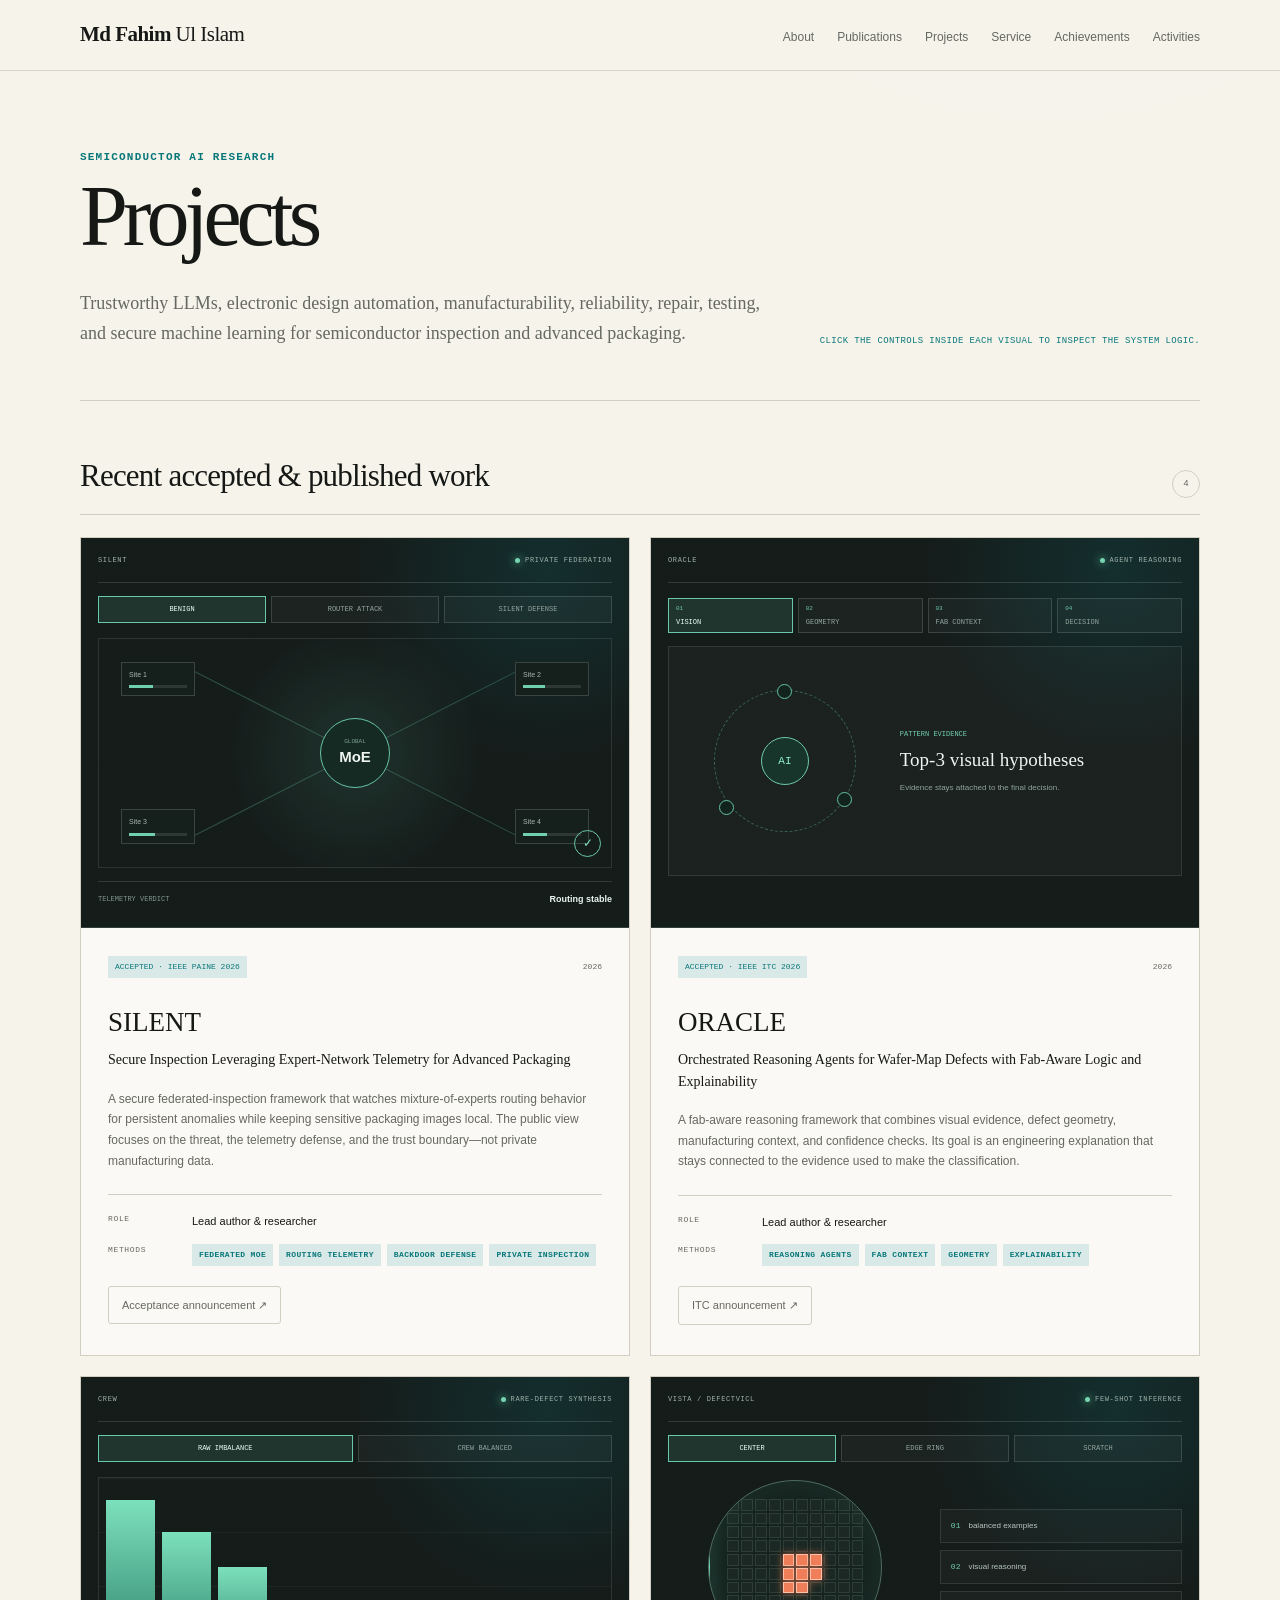
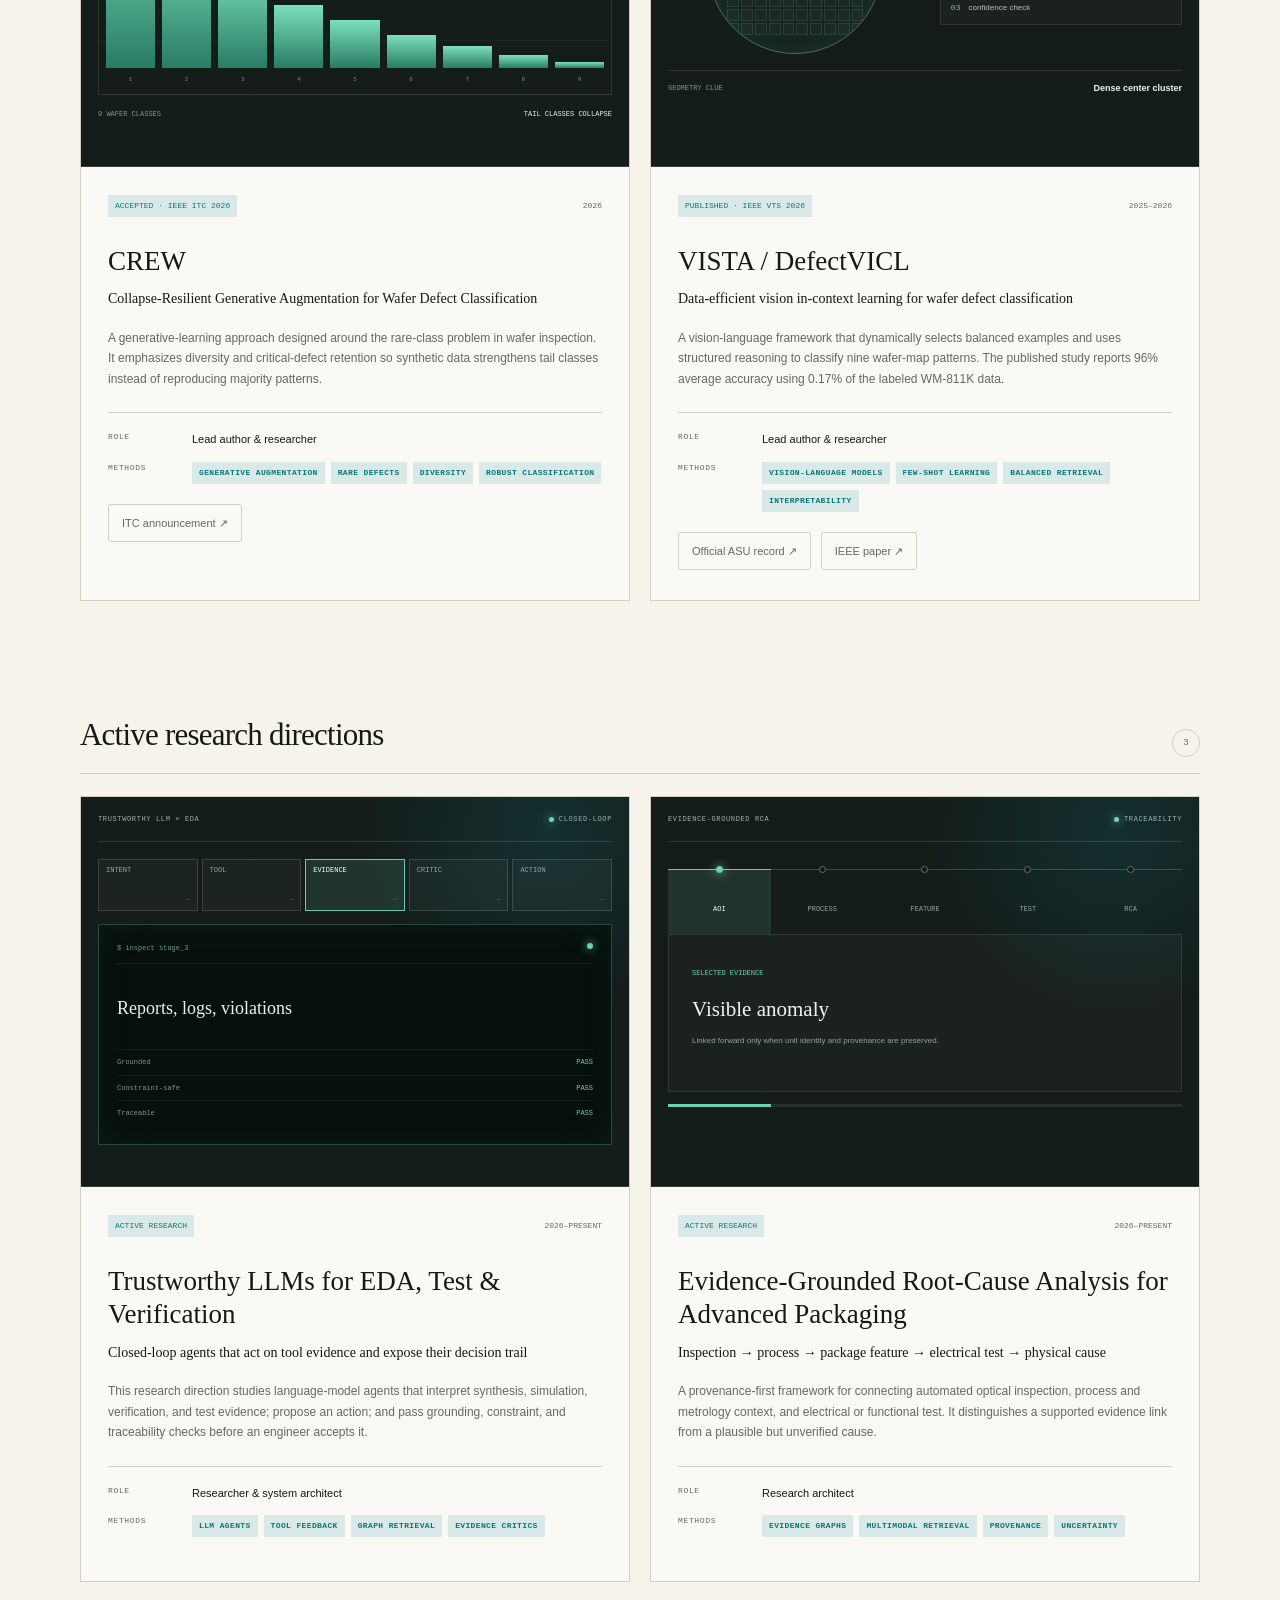
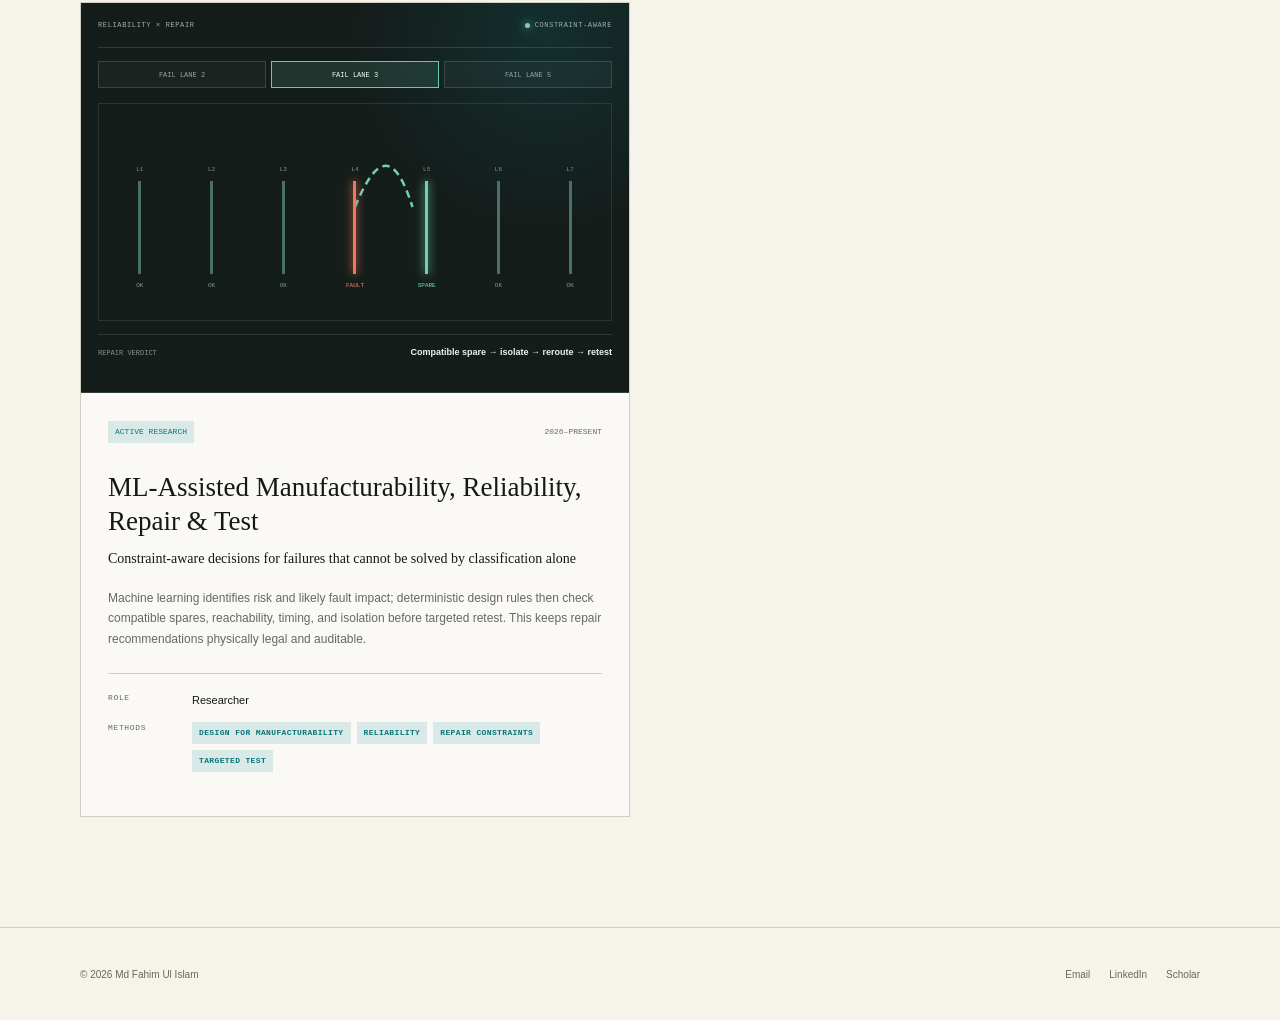
<file: projects/index.html>
<!DOCTYPE html><html lang="en"><head><meta charSet="utf-8"/><meta name="viewport" content="width=device-width, initial-scale=1"/><link rel="stylesheet" href="/assets/index-C5-g68d6.css" data-rsc-css-href="/assets/index-C5-g68d6.css" data-precedence="vite-rsc/importer-resources"/><link rel="modulepreload" href="/assets/layout-segment-context-DboSPfEm.js" crossorigin=""/><link rel="modulepreload" href="/assets/rolldown-runtime-S-ySWqyJ.js" crossorigin=""/><link rel="modulepreload" href="/assets/index-CiDuSsw1.js" crossorigin=""/><link rel="modulepreload" href="/assets/framework-CXnKph_e.js" crossorigin=""/><link rel="modulepreload" href="/assets/project-visual-DkfnXCrq.js" crossorigin=""/><title>Projects | Md Fahim Ul Islam</title><meta name="description" content="Interactive research projects by Md Fahim Ul Islam in trustworthy LLMs, EDA, semiconductor test, design for manufacturability, reliability, repair, wafer intelligence, and secure federated packaging inspection."/><link rel="shortcut icon" href="/favicon.svg"/><link rel="icon" href="/favicon.svg"/><script>self.__VINEXT_RSC_PARAMS__={}</script><script>self.__VINEXT_RSC_NAV__={"pathname":"/projects/","searchParams":[]}</script><link rel="modulepreload" href="/assets/index-CiDuSsw1.js" />
</head><body><header class="site-header"><div class="header-inner"><a class="brand" href="/" aria-label="Md Fahim Ul Islam home"><span>Md Fahim</span> Ul Islam</a><nav class="desktop-nav" aria-label="Primary navigation"><a href="/">About</a><a href="/publications">Publications</a><a href="/projects">Projects</a><a href="/service">Service</a><a href="/achievements">Achievements</a><a href="/activities">Activities</a></nav><details class="mobile-menu"><summary aria-label="Open navigation">Menu</summary><nav aria-label="Mobile navigation"><a href="/">About</a><a href="/publications">Publications</a><a href="/projects">Projects</a><a href="/service">Service</a><a href="/achievements">Achievements</a><a href="/activities">Activities</a></nav></details></div></header><main><section class="page-hero shell project-hero"><p class="eyebrow">Semiconductor AI research</p><h1>Projects</h1><div class="page-hero-split"><p>Trustworthy LLMs, electronic design automation, manufacturability, reliability, repair, testing, and secure machine learning for semiconductor inspection and advanced packaging.</p><span>Click the controls inside each visual to inspect the system logic.</span></div></section><section class="shell project-group" aria-labelledby="recent-accepted-&amp;-published-work"><div class="group-heading"><h2 id="recent-accepted-&amp;-published-work">Recent accepted &amp; published work</h2><span>4</span></div><div class="project-page-grid advanced-project-grid"><article class="project-card advanced-project-card"><div class="project-visual advanced-visual silent-visual" aria-label="SILENT interactive research visual"><div class="visual-head"><span>SILENT</span><span><i></i> <!-- -->private federation</span></div><div class="visual-control-row triple" role="group" aria-label="Federated threat scenario"><button class="active" type="button">Benign</button><button type="button">Router attack</button><button type="button">SILENT defense</button></div><div class="federation-map benign"><div class="federation-core"><span>GLOBAL</span><strong>MoE</strong></div><div class="fab-node node-1"><span>Site <!-- -->1</span><i style="--telemetry:42%"></i></div><div class="fab-node node-2"><span>Site <!-- -->2</span><i style="--telemetry:38%"></i></div><div class="fab-node node-3"><span>Site <!-- -->3</span><i style="--telemetry:44%"></i></div><div class="fab-node node-4"><span>Site <!-- -->4</span><i style="--telemetry:41%"></i></div><div class="shield-mark">✓</div></div><div class="visual-readout"><span>Telemetry verdict</span><strong>Routing stable</strong></div></div><div class="project-card-copy"><div class="project-status"><span>Accepted · IEEE PAINE 2026</span><time>2026</time></div><h3>SILENT</h3><p class="project-subtitle">Secure Inspection Leveraging Expert-Network Telemetry for Advanced Packaging</p><p>A secure federated-inspection framework that watches mixture-of-experts routing behavior for persistent anomalies while keeping sensitive packaging images local. The public view focuses on the threat, the telemetry defense, and the trust boundary—not private manufacturing data.</p><dl><div><dt>Role</dt><dd>Lead author &amp; researcher</dd></div><div><dt>Methods</dt><dd class="tag-list"><span>Federated MoE</span><span>Routing telemetry</span><span>Backdoor defense</span><span>Private inspection</span></dd></div></dl><div class="project-links"><a href="https://www.linkedin.com/posts/md-fahim-ul-islam-99707b214_im-excited-to-share-that-our-paper-silent-activity-7494953784411090944-x9Nl" rel="noreferrer" target="_blank">Acceptance announcement<!-- --> ↗</a></div></div></article><article class="project-card advanced-project-card"><div class="project-visual advanced-visual oracle-visual" aria-label="ORACLE interactive research visual"><div class="visual-head"><span>ORACLE</span><span><i></i> <!-- -->agent reasoning</span></div><div class="agent-track" role="tablist" aria-label="ORACLE reasoning stages"><button aria-selected="true" class="active" role="tab" type="button"><span>01</span>Vision</button><button aria-selected="false" role="tab" type="button"><span>02</span>Geometry</button><button aria-selected="false" role="tab" type="button"><span>03</span>Fab context</button><button aria-selected="false" role="tab" type="button"><span>04</span>Decision</button></div><div class="oracle-stage-card"><div class="agent-orbit" aria-hidden="true"><span class="orbit-core">AI</span><i class="orbit-one"></i><i class="orbit-two"></i><i class="orbit-three"></i></div><div><span>Pattern evidence</span><strong>Top-3 visual hypotheses</strong><small>Evidence stays attached to the final decision.</small></div></div></div><div class="project-card-copy"><div class="project-status"><span>Accepted · IEEE ITC 2026</span><time>2026</time></div><h3>ORACLE</h3><p class="project-subtitle">Orchestrated Reasoning Agents for Wafer-Map Defects with Fab-Aware Logic and Explainability</p><p>A fab-aware reasoning framework that combines visual evidence, defect geometry, manufacturing context, and confidence checks. Its goal is an engineering explanation that stays connected to the evidence used to make the classification.</p><dl><div><dt>Role</dt><dd>Lead author &amp; researcher</dd></div><div><dt>Methods</dt><dd class="tag-list"><span>Reasoning agents</span><span>Fab context</span><span>Geometry</span><span>Explainability</span></dd></div></dl><div class="project-links"><a href="https://www.linkedin.com/posts/md-fahim-ul-islam-99707b214_im-excited-to-share-that-two-of-my-papers-activity-7478664679817453569-lWx3" rel="noreferrer" target="_blank">ITC announcement<!-- --> ↗</a></div></div></article><article class="project-card advanced-project-card"><div class="project-visual advanced-visual crew-visual" aria-label="CREW interactive research visual"><div class="visual-head"><span>CREW</span><span><i></i> <!-- -->rare-defect synthesis</span></div><div class="visual-control-row" role="group" aria-label="Compare data distributions"><button class="active" type="button">Raw imbalance</button><button type="button">CREW balanced</button></div><div class="distribution-chart" aria-label="raw class distribution"><div><i style="height:92%"></i><span>1</span></div><div><i style="height:74%"></i><span>2</span></div><div><i style="height:55%"></i><span>3</span></div><div><i style="height:34%"></i><span>4</span></div><div><i style="height:26%"></i><span>5</span></div><div><i style="height:18%"></i><span>6</span></div><div><i style="height:12%"></i><span>7</span></div><div><i style="height:7%"></i><span>8</span></div><div><i style="height:3%"></i><span>9</span></div></div><div class="crew-footer"><span>9 wafer classes</span><strong>Tail classes collapse</strong></div></div><div class="project-card-copy"><div class="project-status"><span>Accepted · IEEE ITC 2026</span><time>2026</time></div><h3>CREW</h3><p class="project-subtitle">Collapse-Resilient Generative Augmentation for Wafer Defect Classification</p><p>A generative-learning approach designed around the rare-class problem in wafer inspection. It emphasizes diversity and critical-defect retention so synthetic data strengthens tail classes instead of reproducing majority patterns.</p><dl><div><dt>Role</dt><dd>Lead author &amp; researcher</dd></div><div><dt>Methods</dt><dd class="tag-list"><span>Generative augmentation</span><span>Rare defects</span><span>Diversity</span><span>Robust classification</span></dd></div></dl><div class="project-links"><a href="https://www.linkedin.com/posts/md-fahim-ul-islam-99707b214_im-excited-to-share-that-two-of-my-papers-activity-7478664679817453569-lWx3" rel="noreferrer" target="_blank">ITC announcement<!-- --> ↗</a></div></div></article><article class="project-card advanced-project-card"><div class="project-visual advanced-visual vista-visual" aria-label="VISTA / DefectVICL interactive research visual"><div class="visual-head"><span>VISTA / DEFECTVICL</span><span><i></i> <!-- -->few-shot inference</span></div><div class="visual-control-row" role="group" aria-label="Choose wafer pattern"><button class="active" type="button">Center</button><button type="button">Edge ring</button><button type="button">Scratch</button></div><div class="vista-stage"><div class="mini-wafer" aria-hidden="true"><i></i><i></i><i></i><i></i><i></i><i></i><i></i><i></i><i></i><i></i><i></i><i></i><i></i><i></i><i></i><i></i><i></i><i></i><i></i><i></i><i></i><i></i><i></i><i></i><i></i><i></i><i></i><i></i><i></i><i></i><i></i><i></i><i></i><i></i><i></i><i></i><i></i><i></i><i></i><i></i><i></i><i></i><i></i><i></i><i class="hot"></i><i class="hot"></i><i class="hot"></i><i></i><i></i><i></i><i></i><i></i><i></i><i></i><i class="hot"></i><i class="hot"></i><i class="hot"></i><i></i><i></i><i></i><i></i><i></i><i></i><i></i><i class="hot"></i><i class="hot"></i><i></i><i></i><i></i><i></i><i></i><i></i><i></i><i></i><i></i><i></i><i></i><i></i><i></i><i></i><i></i><i></i><i></i><i></i><i></i><i></i><i></i><i></i><i></i><i></i><i></i><i></i><i></i><i></i><i></i><i></i><i></i><i></i><i></i><i></i><span class="wafer-scan"></span></div><div class="evidence-stack"><span><b>01</b> balanced examples</span><span><b>02</b> visual reasoning</span><span><b>03</b> confidence check</span></div></div><div class="visual-readout"><span>Geometry clue</span><strong>Dense center cluster</strong></div></div><div class="project-card-copy"><div class="project-status"><span>Published · IEEE VTS 2026</span><time>2025–2026</time></div><h3>VISTA / DefectVICL</h3><p class="project-subtitle">Data-efficient vision in-context learning for wafer defect classification</p><p>A vision-language framework that dynamically selects balanced examples and uses structured reasoning to classify nine wafer-map patterns. The published study reports 96% average accuracy using 0.17% of the labeled WM-811K data.</p><dl><div><dt>Role</dt><dd>Lead author &amp; researcher</dd></div><div><dt>Methods</dt><dd class="tag-list"><span>Vision-language models</span><span>Few-shot learning</span><span>Balanced retrieval</span><span>Interpretability</span></dd></div></dl><div class="project-links"><a href="https://asu.elsevierpure.com/en/publications/defectvicl-data-efficient-wafer-defect-classification-with-vision/" rel="noreferrer" target="_blank">Official ASU record<!-- --> ↗</a><a href="https://doi.org/10.1109/VTS69484.2026.11563341" rel="noreferrer" target="_blank">IEEE paper<!-- --> ↗</a></div></div></article></div></section><section class="shell project-group" aria-labelledby="active-research-directions"><div class="group-heading"><h2 id="active-research-directions">Active research directions</h2><span>3</span></div><div class="project-page-grid advanced-project-grid"><article class="project-card advanced-project-card"><div class="project-visual advanced-visual eda-visual" aria-label="Trustworthy LLMs for EDA, Test &amp; Verification interactive research visual"><div class="visual-head"><span>TRUSTWORTHY LLM × EDA</span><span><i></i> <!-- -->closed-loop</span></div><div class="eda-loop" role="tablist" aria-label="EDA agent loop"><button role="tab" type="button"><span>Intent</span><i aria-hidden="true">→</i></button><button role="tab" type="button"><span>Tool</span><i aria-hidden="true">→</i></button><button class="active" role="tab" type="button"><span>Evidence</span><i aria-hidden="true">→</i></button><button role="tab" type="button"><span>Critic</span><i aria-hidden="true">→</i></button><button role="tab" type="button"><span>Action</span><i aria-hidden="true">→</i></button></div><div class="eda-console"><div><span>$ inspect stage_<!-- -->3</span><i></i></div><strong>Reports, logs, violations</strong><ul><li><span>Grounded</span><b>PASS</b></li><li><span>Constraint-safe</span><b>PASS</b></li><li><span>Traceable</span><b>PASS</b></li></ul></div></div><div class="project-card-copy"><div class="project-status"><span>Active research</span><time>2026–Present</time></div><h3>Trustworthy LLMs for EDA, Test &amp; Verification</h3><p class="project-subtitle">Closed-loop agents that act on tool evidence and expose their decision trail</p><p>This research direction studies language-model agents that interpret synthesis, simulation, verification, and test evidence; propose an action; and pass grounding, constraint, and traceability checks before an engineer accepts it.</p><dl><div><dt>Role</dt><dd>Researcher &amp; system architect</dd></div><div><dt>Methods</dt><dd class="tag-list"><span>LLM agents</span><span>Tool feedback</span><span>Graph retrieval</span><span>Evidence critics</span></dd></div></dl></div></article><article class="project-card advanced-project-card"><div class="project-visual advanced-visual trace-visual" aria-label="Evidence-Grounded Root-Cause Analysis for Advanced Packaging interactive research visual"><div class="visual-head"><span>EVIDENCE-GROUNDED RCA</span><span><i></i> <!-- -->traceability</span></div><div class="trace-chain" role="tablist" aria-label="Root-cause evidence chain"><button class="active" role="tab" type="button"><i></i><span>AOI</span></button><button role="tab" type="button"><i></i><span>Process</span></button><button role="tab" type="button"><i></i><span>Feature</span></button><button role="tab" type="button"><i></i><span>Test</span></button><button role="tab" type="button"><i></i><span>RCA</span></button></div><div class="trace-detail"><span>Selected evidence</span><strong>Visible anomaly</strong><p>Linked forward only when unit identity and provenance are preserved.</p></div><div class="provenance-line"><span style="width:20%"></span></div></div><div class="project-card-copy"><div class="project-status"><span>Active research</span><time>2026–Present</time></div><h3>Evidence-Grounded Root-Cause Analysis for Advanced Packaging</h3><p class="project-subtitle">Inspection → process → package feature → electrical test → physical cause</p><p>A provenance-first framework for connecting automated optical inspection, process and metrology context, and electrical or functional test. It distinguishes a supported evidence link from a plausible but unverified cause.</p><dl><div><dt>Role</dt><dd>Research architect</dd></div><div><dt>Methods</dt><dd class="tag-list"><span>Evidence graphs</span><span>Multimodal retrieval</span><span>Provenance</span><span>Uncertainty</span></dd></div></dl></div></article><article class="project-card advanced-project-card"><div class="project-visual advanced-visual repair-visual" aria-label="ML-Assisted Manufacturability, Reliability, Repair &amp; Test interactive research visual"><div class="visual-head"><span>RELIABILITY × REPAIR</span><span><i></i> <!-- -->constraint-aware</span></div><div class="visual-control-row triple" role="group" aria-label="Choose a failed lane"><button type="button">Fail lane <!-- -->2</button><button class="active" type="button">Fail lane <!-- -->3</button><button type="button">Fail lane <!-- -->5</button></div><div class="repair-fabric"><div><span>L<!-- -->1</span><i></i><b>OK</b></div><div><span>L<!-- -->2</span><i></i><b>OK</b></div><div><span>L<!-- -->3</span><i></i><b>OK</b></div><div class="failed"><span>L<!-- -->4</span><i></i><b>FAULT</b></div><div class="spare"><span>L<!-- -->5</span><i></i><b>SPARE</b></div><div><span>L<!-- -->6</span><i></i><b>OK</b></div><div><span>L<!-- -->7</span><i></i><b>OK</b></div><svg aria-hidden="true" viewBox="0 0 100 40"><path d="M 50 30 C 59 8, 66 8, 73 30"></path></svg></div><div class="visual-readout"><span>Repair verdict</span><strong>Compatible spare → isolate → reroute → retest</strong></div></div><div class="project-card-copy"><div class="project-status"><span>Active research</span><time>2026–Present</time></div><h3>ML-Assisted Manufacturability, Reliability, Repair &amp; Test</h3><p class="project-subtitle">Constraint-aware decisions for failures that cannot be solved by classification alone</p><p>Machine learning identifies risk and likely fault impact; deterministic design rules then check compatible spares, reachability, timing, and isolation before targeted retest. This keeps repair recommendations physically legal and auditable.</p><dl><div><dt>Role</dt><dd>Researcher</dd></div><div><dt>Methods</dt><dd class="tag-list"><span>Design for manufacturability</span><span>Reliability</span><span>Repair constraints</span><span>Targeted test</span></dd></div></dl></div></article></div></section></main><footer><div class="shell footer-inner"><p>© 2026 Md Fahim Ul Islam</p><div><a href="mailto:mulislam@asu.edu">Email</a><a href="https://www.linkedin.com/in/md-fahim-ul-islam-99707b214/" target="_blank" rel="noreferrer">LinkedIn</a><a href="https://scholar.google.com/citations?user=awqnhTYAAAAJ&amp;hl=en" target="_blank" rel="noreferrer">Scholar</a></div></div></footer><script id="_R_">import("/assets/index-CiDuSsw1.js")</script></body></html><script>self.__VINEXT_RSC_CHUNKS__=self.__VINEXT_RSC_CHUNKS__||[];self.__VINEXT_RSC_CHUNKS__.push("2:I[\"ab65797336b9\",[],\"Children\",1]\n3:I[\"be008416608b\",[],\"LayoutSegmentProvider\",1]\n4:I[\"ab65797336b9\",[],\"Slot\",1]\n5:I[\"a320ce5137f9\",[],\"RedirectBoundary\",1]\n:HL[\"/assets/index-C5-g68d6.css\",\"style\"]\n0:{\"__route\":\"route:/projects/\",\"__interceptionContext\":null,\"__layoutIds\":[\"layout:/\"],\"__rootLayout\":\"/\",\"page:/projects/\":\"$L1\",\"layout:/\":[[[[\"$\",\"link\",\"css:/assets/index-C5-g68d6.css\",{\"rel\":\"stylesheet\",\"precedence\":\"vite-rsc/importer-resources\",\"href\":\"/assets/index-C5-g68d6.css\",\"data-rsc-css-href\":\"/assets/index-C5-g68d6.css\"}],\"$undefined\"],[\"$\",\"html\",null,{\"lang\":\"en\",\"children\":[\"$\",\"body\",null,{\"children\":[\"$\",\"$L2\",null,{}]}]}]],null],\"route:/projects/\":[[[\"$\",\"meta\",null,{\"charSet\":\"utf-8\"}],[[\"$\",\"title\",\"0\",{\"children\":\"Projects | Md Fahim Ul Islam\"}],[\"$\",\"meta\",\"1\",{\"name\":\"description\",\"content\":\"Interactive research projects by Md Fahim Ul Islam in trustworthy LLMs, EDA, semiconductor test, design for manufacturability, reliability, repair, wafer intelligence, and secure federated packaging inspection.\"}],[\"$\",\"link\",\"2\",{\"rel\":\"shortcut icon\",\"href\":\"/favicon.svg\"}],[\"$\",\"link\",\"3\",{\"rel\":\"icon\",\"href\":\"/favicon.svg\"}]],[[\"$\",\"meta\",\"0\",{\"name\":\"viewport\",\"content\":\"width=device-width, initial-scale=1\"}]]],[\"$\",\"$L3\",null,{\"segmentMap\":{\"children\":[\"projects\"]},\"children\":[\"$\",\"$L4\",null,{\"id\":\"layout:/\",\"parallelSlots\":\"$undefined\",\"children\":[\"$\",\"$L5\",null,{\"children\":[\"$\",\"$L3\",null,{\"segmentMap\":{\"children\":[]},\"children\":[\"$\",\"$L4\",null,{\"id\":\"page:/projects/\"}]}]}]}]}]],\"__layoutFlags\":{\"layout:/\":\"s\"},\"__artifactCompatibility\":{\"schemaVersion\":1,\"graphVersion\":\"app-route-graph:lotjmb1lwcxdc\",\"deploymentVersion\":\"3f58b339-c9c2-444a-8fc7-9ee19ea8fdd3\",\"appElementsSchemaVersion\":1,\"rscPayloadSchemaVersion\":1,\"rootBoundaryId\":\"/\",\"renderEpoch\":null}}\n")</script><script>self.__VINEXT_RSC_CHUNKS__=self.__VINEXT_RSC_CHUNKS__||[];self.__VINEXT_RSC_CHUNKS__.push("6:I[\"603cfebf7f95\",[],\"default\",1]\n")</script><script>self.__VINEXT_RSC_CHUNKS__=self.__VINEXT_RSC_CHUNKS__||[];self.__VINEXT_RSC_CHUNKS__.push("1:[[\"$\",\"header\",null,{\"className\":\"site-header\",\"children\":[\"$\",\"div\",null,{\"className\":\"header-inner\",\"children\":[[\"$\",\"a\",null,{\"className\":\"brand\",\"href\":\"/\",\"aria-label\":\"Md Fahim Ul Islam home\",\"children\":[[\"$\",\"span\",null,{\"children\":\"Md Fahim\"}],\" Ul Islam\"]}],[\"$\",\"nav\",null,{\"className\":\"desktop-nav\",\"aria-label\":\"Primary navigation\",\"children\":[[\"$\",\"a\",\"/\",{\"href\":\"/\",\"children\":\"About\"}],[\"$\",\"a\",\"/publications\",{\"href\":\"/publications\",\"children\":\"Publications\"}],[\"$\",\"a\",\"/projects\",{\"href\":\"/projects\",\"children\":\"Projects\"}],[\"$\",\"a\",\"/service\",{\"href\":\"/service\",\"children\":\"Service\"}],[\"$\",\"a\",\"/achievements\",{\"href\":\"/achievements\",\"children\":\"Achievements\"}],[\"$\",\"a\",\"/activities\",{\"href\":\"/activities\",\"children\":\"Activities\"}]]}],[\"$\",\"details\",null,{\"className\":\"mobile-menu\",\"children\":[[\"$\",\"summary\",null,{\"aria-label\":\"Open navigation\",\"children\":\"Menu\"}],[\"$\",\"nav\",null,{\"aria-label\":\"Mobile navigation\",\"children\":[[\"$\",\"a\",\"/\",{\"href\":\"/\",\"children\":\"About\"}],[\"$\",\"a\",\"/publications\",{\"href\":\"/publications\",\"children\":\"Publications\"}],[\"$\",\"a\",\"/projects\",{\"href\":\"/projects\",\"children\":\"Projects\"}],[\"$\",\"a\",\"/service\",{\"href\":\"/service\",\"children\":\"Service\"}],[\"$\",\"a\",\"/achievements\",{\"href\":\"/achievements\",\"children\":\"Achievements\"}],[\"$\",\"a\",\"/activities\",{\"href\":\"/activities\",\"children\":\"Activities\"}]]}]]}]]}]}],[\"$\",\"main\",null,{\"children\":[[\"$\",\"section\",null,{\"className\":\"page-hero shell project-hero\",\"children\":[[\"$\",\"p\",null,{\"className\":\"eyebrow\",\"children\":\"Semiconductor AI research\"}],[\"$\",\"h1\",null,{\"children\":\"Projects\"}],[\"$\",\"div\",null,{\"className\":\"page-hero-split\",\"children\":[[\"$\",\"p\",null,{\"children\":\"Trustworthy LLMs, electronic design automation, manufacturability, reliability, repair, testing, and secure machine learning for semiconductor inspection and advanced packaging.\"}],[\"$\",\"span\",null,{\"children\":\"Click the controls inside each visual to inspect the system logic.\"}]]}]]}],[\"$\",\"section\",null,{\"className\":\"shell project-group\",\"aria-labelledby\":\"recent-accepted-\u0026-published-work\",\"children\":[[\"$\",\"div\",null,{\"className\":\"group-heading\",\"children\":[[\"$\",\"h2\",null,{\"id\":\"recent-accepted-\u0026-published-work\",\"children\":\"Recent accepted \u0026 published work\"}],[\"$\",\"span\",null,{\"children\":4}]]}],[\"$\",\"div\",null,{\"className\":\"project-page-grid advanced-project-grid\",\"children\":[[\"$\",\"article\",\"SILENT\",{\"className\":\"project-card advanced-project-card\",\"children\":[[\"$\",\"$L6\",null,{\"kind\":\"silent\",\"label\":\"SILENT interactive research visual\"}],[\"$\",\"div\",null,{\"className\":\"project-card-copy\",\"children\":[[\"$\",\"div\",null,{\"className\":\"project-status\",\"children\":[[\"$\",\"span\",null,{\"children\":\"Accepted · IEEE PAINE 2026\"}],[\"$\",\"time\",null,{\"children\":\"2026\"}]]}],[\"$\",\"h3\",null,{\"children\":\"SILENT\"}],[\"$\",\"p\",null,{\"className\":\"project-subtitle\",\"children\":\"Secure Inspection Leveraging Expert-Network Telemetry for Advanced Packaging\"}],[\"$\",\"p\",null,{\"children\":\"A secure federated-inspection framework that watches mixture-of-experts routing behavior for persistent anomalies while keeping sensitive packaging images local. The public view focuses on the threat, the telemetry defense, and the trust boundary—not private manufacturing data.\"}],[\"$\",\"dl\",null,{\"children\":[[\"$\",\"div\",null,{\"children\":[[\"$\",\"dt\",null,{\"children\":\"Role\"}],[\"$\",\"dd\",null,{\"children\":\"Lead author \u0026 researcher\"}]]}],[\"$\",\"div\",null,{\"children\":[[\"$\",\"dt\",null,{\"children\":\"Methods\"}],[\"$\",\"dd\",null,{\"className\":\"tag-list\",\"children\":[[\"$\",\"span\",\"Federated MoE\",{\"children\":\"Federated MoE\"}],[\"$\",\"span\",\"Routing telemetry\",{\"children\":\"Routing telemetry\"}],[\"$\",\"span\",\"Backdoor defense\",{\"children\":\"Backdoor defense\"}],[\"$\",\"span\",\"Private inspection\",{\"children\":\"Private inspection\"}]]}]]}]]}],[\"$\",\"div\",null,{\"className\":\"project-links\",\"children\":[[\"$\",\"a\",\"https://www.linkedin.com/posts/md-fahim-ul-islam-99707b214_im-excited-to-share-that-our-paper-silent-activity-7494953784411090944-x9Nl\",{\"href\":\"https://www.linkedin.com/posts/md-fahim-ul-islam-99707b214_im-excited-to-share-that-our-paper-silent-activity-7494953784411090944-x9Nl\",\"rel\":\"noreferrer\",\"target\":\"_blank\",\"children\":[\"Acceptance announcement\",\" ↗\"]}]]}]]}]]}],[\"$\",\"article\",\"ORACLE\",{\"className\":\"project-card advanced-project-card\",\"children\":[[\"$\",\"$L6\",null,{\"kind\":\"oracle\",\"label\":\"ORACLE interactive research visual\"}],\"$L7\"]}],\"$L8\",\"$L9\"]}]]}],\"$La\"]}],\"$Lb\"]\n")</script><script>self.__VINEXT_RSC_CHUNKS__=self.__VINEXT_RSC_CHUNKS__||[];self.__VINEXT_RSC_CHUNKS__.push("7:[\"$\",\"div\",null,{\"className\":\"project-card-copy\",\"children\":[[\"$\",\"div\",null,{\"className\":\"project-status\",\"children\":[[\"$\",\"span\",null,{\"children\":\"Accepted · IEEE ITC 2026\"}],[\"$\",\"time\",null,{\"children\":\"2026\"}]]}],[\"$\",\"h3\",null,{\"children\":\"ORACLE\"}],[\"$\",\"p\",null,{\"className\":\"project-subtitle\",\"children\":\"Orchestrated Reasoning Agents for Wafer-Map Defects with Fab-Aware Logic and Explainability\"}],[\"$\",\"p\",null,{\"children\":\"A fab-aware reasoning framework that combines visual evidence, defect geometry, manufacturing context, and confidence checks. Its goal is an engineering explanation that stays connected to the evidence used to make the classification.\"}],[\"$\",\"dl\",null,{\"children\":[[\"$\",\"div\",null,{\"children\":[[\"$\",\"dt\",null,{\"children\":\"Role\"}],[\"$\",\"dd\",null,{\"children\":\"Lead author \u0026 researcher\"}]]}],[\"$\",\"div\",null,{\"children\":[[\"$\",\"dt\",null,{\"children\":\"Methods\"}],[\"$\",\"dd\",null,{\"className\":\"tag-list\",\"children\":[[\"$\",\"span\",\"Reasoning agents\",{\"children\":\"Reasoning agents\"}],[\"$\",\"span\",\"Fab context\",{\"children\":\"Fab context\"}],[\"$\",\"span\",\"Geometry\",{\"children\":\"Geometry\"}],[\"$\",\"span\",\"Explainability\",{\"children\":\"Explainability\"}]]}]]}]]}],[\"$\",\"div\",null,{\"className\":\"project-links\",\"children\":[[\"$\",\"a\",\"https://www.linkedin.com/posts/md-fahim-ul-islam-99707b214_im-excited-to-share-that-two-of-my-papers-activity-7478664679817453569-lWx3\",{\"href\":\"https://www.linkedin.com/posts/md-fahim-ul-islam-99707b214_im-excited-to-share-that-two-of-my-papers-activity-7478664679817453569-lWx3\",\"rel\":\"noreferrer\",\"target\":\"_blank\",\"children\":[\"ITC announcement\",\" ↗\"]}]]}]]}]\n")</script><script>self.__VINEXT_RSC_CHUNKS__=self.__VINEXT_RSC_CHUNKS__||[];self.__VINEXT_RSC_CHUNKS__.push("8:[\"$\",\"article\",\"CREW\",{\"className\":\"project-card advanced-project-card\",\"children\":[[\"$\",\"$L6\",null,{\"kind\":\"crew\",\"label\":\"CREW interactive research visual\"}],[\"$\",\"div\",null,{\"className\":\"project-card-copy\",\"children\":[[\"$\",\"div\",null,{\"className\":\"project-status\",\"children\":[[\"$\",\"span\",null,{\"children\":\"Accepted · IEEE ITC 2026\"}],[\"$\",\"time\",null,{\"children\":\"2026\"}]]}],[\"$\",\"h3\",null,{\"children\":\"CREW\"}],[\"$\",\"p\",null,{\"className\":\"project-subtitle\",\"children\":\"Collapse-Resilient Generative Augmentation for Wafer Defect Classification\"}],[\"$\",\"p\",null,{\"children\":\"A generative-learning approach designed around the rare-class problem in wafer inspection. It emphasizes diversity and critical-defect retention so synthetic data strengthens tail classes instead of reproducing majority patterns.\"}],[\"$\",\"dl\",null,{\"children\":[[\"$\",\"div\",null,{\"children\":[[\"$\",\"dt\",null,{\"children\":\"Role\"}],[\"$\",\"dd\",null,{\"children\":\"Lead author \u0026 researcher\"}]]}],[\"$\",\"div\",null,{\"children\":[[\"$\",\"dt\",null,{\"children\":\"Methods\"}],[\"$\",\"dd\",null,{\"className\":\"tag-list\",\"children\":[[\"$\",\"span\",\"Generative augmentation\",{\"children\":\"Generative augmentation\"}],[\"$\",\"span\",\"Rare defects\",{\"children\":\"Rare defects\"}],[\"$\",\"span\",\"Diversity\",{\"children\":\"Diversity\"}],[\"$\",\"span\",\"Robust classification\",{\"children\":\"Robust classification\"}]]}]]}]]}],[\"$\",\"div\",null,{\"className\":\"project-links\",\"children\":[[\"$\",\"a\",\"https://www.linkedin.com/posts/md-fahim-ul-islam-99707b214_im-excited-to-share-that-two-of-my-papers-activity-7478664679817453569-lWx3\",{\"href\":\"https://www.linkedin.com/posts/md-fahim-ul-islam-99707b214_im-excited-to-share-that-two-of-my-papers-activity-7478664679817453569-lWx3\",\"rel\":\"noreferrer\",\"target\":\"_blank\",\"children\":[\"ITC announcement\",\" ↗\"]}]]}]]}]]}]\n")</script><script>self.__VINEXT_RSC_CHUNKS__=self.__VINEXT_RSC_CHUNKS__||[];self.__VINEXT_RSC_CHUNKS__.push("9:[\"$\",\"article\",\"VISTA / DefectVICL\",{\"className\":\"project-card advanced-project-card\",\"children\":[[\"$\",\"$L6\",null,{\"kind\":\"vista\",\"label\":\"VISTA / DefectVICL interactive research visual\"}],[\"$\",\"div\",null,{\"className\":\"project-card-copy\",\"children\":[[\"$\",\"div\",null,{\"className\":\"project-status\",\"children\":[[\"$\",\"span\",null,{\"children\":\"Published · IEEE VTS 2026\"}],[\"$\",\"time\",null,{\"children\":\"2025–2026\"}]]}],[\"$\",\"h3\",null,{\"children\":\"VISTA / DefectVICL\"}],[\"$\",\"p\",null,{\"className\":\"project-subtitle\",\"children\":\"Data-efficient vision in-context learning for wafer defect classification\"}],[\"$\",\"p\",null,{\"children\":\"A vision-language framework that dynamically selects balanced examples and uses structured reasoning to classify nine wafer-map patterns. The published study reports 96% average accuracy using 0.17% of the labeled WM-811K data.\"}],[\"$\",\"dl\",null,{\"children\":[[\"$\",\"div\",null,{\"children\":[[\"$\",\"dt\",null,{\"children\":\"Role\"}],[\"$\",\"dd\",null,{\"children\":\"Lead author \u0026 researcher\"}]]}],[\"$\",\"div\",null,{\"children\":[[\"$\",\"dt\",null,{\"children\":\"Methods\"}],[\"$\",\"dd\",null,{\"className\":\"tag-list\",\"children\":[[\"$\",\"span\",\"Vision-language models\",{\"children\":\"Vision-language models\"}],[\"$\",\"span\",\"Few-shot learning\",{\"children\":\"Few-shot learning\"}],[\"$\",\"span\",\"Balanced retrieval\",{\"children\":\"Balanced retrieval\"}],[\"$\",\"span\",\"Interpretability\",{\"children\":\"Interpretability\"}]]}]]}]]}],[\"$\",\"div\",null,{\"className\":\"project-links\",\"children\":[[\"$\",\"a\",\"https://asu.elsevierpure.com/en/publications/defectvicl-data-efficient-wafer-defect-classification-with-vision/\",{\"href\":\"https://asu.elsevierpure.com/en/publications/defectvicl-data-efficient-wafer-defect-classification-with-vision/\",\"rel\":\"noreferrer\",\"target\":\"_blank\",\"children\":[\"Official ASU record\",\" ↗\"]}],[\"$\",\"a\",\"https://doi.org/10.1109/VTS69484.2026.11563341\",{\"href\":\"https://doi.org/10.1109/VTS69484.2026.11563341\",\"rel\":\"noreferrer\",\"target\":\"_blank\",\"children\":[\"IEEE paper\",\" ↗\"]}]]}]]}]]}]\n")</script><script>self.__VINEXT_RSC_CHUNKS__=self.__VINEXT_RSC_CHUNKS__||[];self.__VINEXT_RSC_CHUNKS__.push("a:[\"$\",\"section\",null,{\"className\":\"shell project-group\",\"aria-labelledby\":\"active-research-directions\",\"children\":[[\"$\",\"div\",null,{\"className\":\"group-heading\",\"children\":[[\"$\",\"h2\",null,{\"id\":\"active-research-directions\",\"children\":\"Active research directions\"}],[\"$\",\"span\",null,{\"children\":3}]]}],[\"$\",\"div\",null,{\"className\":\"project-page-grid advanced-project-grid\",\"children\":[[\"$\",\"article\",\"Trustworthy LLMs for EDA, Test \u0026 Verification\",{\"className\":\"project-card advanced-project-card\",\"children\":[[\"$\",\"$L6\",null,{\"kind\":\"eda\",\"label\":\"Trustworthy LLMs for EDA, Test \u0026 Verification interactive research visual\"}],[\"$\",\"div\",null,{\"className\":\"project-card-copy\",\"children\":[[\"$\",\"div\",null,{\"className\":\"project-status\",\"children\":[[\"$\",\"span\",null,{\"children\":\"Active research\"}],[\"$\",\"time\",null,{\"children\":\"2026–Present\"}]]}],[\"$\",\"h3\",null,{\"children\":\"Trustworthy LLMs for EDA, Test \u0026 Verification\"}],[\"$\",\"p\",null,{\"className\":\"project-subtitle\",\"children\":\"Closed-loop agents that act on tool evidence and expose their decision trail\"}],[\"$\",\"p\",null,{\"children\":\"This research direction studies language-model agents that interpret synthesis, simulation, verification, and test evidence; propose an action; and pass grounding, constraint, and traceability checks before an engineer accepts it.\"}],[\"$\",\"dl\",null,{\"children\":[[\"$\",\"div\",null,{\"children\":[[\"$\",\"dt\",null,{\"children\":\"Role\"}],[\"$\",\"dd\",null,{\"children\":\"Researcher \u0026 system architect\"}]]}],[\"$\",\"div\",null,{\"children\":[[\"$\",\"dt\",null,{\"children\":\"Methods\"}],[\"$\",\"dd\",null,{\"className\":\"tag-list\",\"children\":[[\"$\",\"span\",\"LLM agents\",{\"children\":\"LLM agents\"}],[\"$\",\"span\",\"Tool feedback\",{\"children\":\"Tool feedback\"}],[\"$\",\"span\",\"Graph retrieval\",{\"children\":\"Graph retrieval\"}],[\"$\",\"span\",\"Evidence critics\",{\"children\":\"Evidence critics\"}]]}]]}]]}],false]}]]}],[\"$\",\"article\",\"Evidence-Grounded Root-Cause Analysis for Advanced Packaging\",{\"className\":\"project-card advanced-project-card\",\"children\":[[\"$\",\"$L6\",null,{\"kind\":\"trace\",\"label\":\"Evidence-Grounded Root-Cause Analysis for Advanced Packaging interactive research visual\"}],[\"$\",\"div\",null,{\"className\":\"project-card-copy\",\"children\":[[\"$\",\"div\",null,{\"className\":\"project-status\",\"children\":[[\"$\",\"span\",null,{\"children\":\"Active research\"}],[\"$\",\"time\",null,{\"children\":\"2026–Present\"}]]}],[\"$\",\"h3\",null,{\"children\":\"Evidence-Grounded Root-Cause Analysis for Advanced Packaging\"}],[\"$\",\"p\",null,{\"className\":\"project-subtitle\",\"children\":\"Inspection → process → package feature → electrical test → physical cause\"}],[\"$\",\"p\",null,{\"children\":\"A provenance-first framework for connecting automated optical inspection, process and metrology context, and electrical or functional test. It distinguishes a supported evidence link from a plausible but unverified cause.\"}],[\"$\",\"dl\",null,{\"children\":[[\"$\",\"div\",null,{\"children\":[[\"$\",\"dt\",null,{\"children\":\"Role\"}],[\"$\",\"dd\",null,{\"children\":\"Research architect\"}]]}],[\"$\",\"div\",null,{\"children\":[[\"$\",\"dt\",null,{\"children\":\"Methods\"}],[\"$\",\"dd\",null,{\"className\":\"tag-list\",\"children\":[[\"$\",\"span\",\"Evidence graphs\",{\"children\":\"Evidence graphs\"}],[\"$\",\"span\",\"Multimodal retrieval\",{\"children\":\"Multimodal retrieval\"}],[\"$\",\"span\",\"Provenance\",{\"children\":\"Provenance\"}],[\"$\",\"span\",\"Uncertainty\",{\"children\":\"Uncertainty\"}]]}]]}]]}],false]}]]}],[\"$\",\"article\",\"ML-Assisted Manufacturability, Reliability, Repair \u0026 Test\",{\"className\":\"project-card advanced-project-card\",\"children\":[[\"$\",\"$L6\",null,{\"kind\":\"repair\",\"label\":\"ML-Assisted Manufacturability, Reliability, Repair \u0026 Test interactive research visual\"}],[\"$\",\"div\",null,{\"className\":\"project-card-copy\",\"children\":[[\"$\",\"div\",null,{\"className\":\"project-status\",\"children\":[[\"$\",\"span\",null,{\"children\":\"Active research\"}],[\"$\",\"time\",null,{\"children\":\"2026–Present\"}]]}],[\"$\",\"h3\",null,{\"children\":\"ML-Assisted Manufacturability, Reliability, Repair \u0026 Test\"}],[\"$\",\"p\",null,{\"className\":\"project-subtitle\",\"children\":\"Constraint-aware decisions for failures that cannot be solved by classification alone\"}],[\"$\",\"p\",null,{\"children\":\"Machine learning identifies risk and likely fault impact; deterministic design rules then check compatible spares, reachability, timing, and isolation before targeted retest. This keeps repair recommendations physically legal and auditable.\"}],\"$Lc\",false]}]]}]]}]]}]\n")</script><script>self.__VINEXT_RSC_CHUNKS__=self.__VINEXT_RSC_CHUNKS__||[];self.__VINEXT_RSC_CHUNKS__.push("b:[\"$\",\"footer\",null,{\"children\":[\"$\",\"div\",null,{\"className\":\"shell footer-inner\",\"children\":[[\"$\",\"p\",null,{\"children\":\"© 2026 Md Fahim Ul Islam\"}],[\"$\",\"div\",null,{\"children\":[[\"$\",\"a\",null,{\"href\":\"mailto:mulislam@asu.edu\",\"children\":\"Email\"}],[\"$\",\"a\",null,{\"href\":\"https://www.linkedin.com/in/md-fahim-ul-islam-99707b214/\",\"target\":\"_blank\",\"rel\":\"noreferrer\",\"children\":\"LinkedIn\"}],[\"$\",\"a\",null,{\"href\":\"https://scholar.google.com/citations?user=awqnhTYAAAAJ\u0026hl=en\",\"target\":\"_blank\",\"rel\":\"noreferrer\",\"children\":\"Scholar\"}]]}]]}]}]\n")</script><script>self.__VINEXT_RSC_CHUNKS__=self.__VINEXT_RSC_CHUNKS__||[];self.__VINEXT_RSC_CHUNKS__.push("c:[\"$\",\"dl\",null,{\"children\":[[\"$\",\"div\",null,{\"children\":[[\"$\",\"dt\",null,{\"children\":\"Role\"}],[\"$\",\"dd\",null,{\"children\":\"Researcher\"}]]}],[\"$\",\"div\",null,{\"children\":[[\"$\",\"dt\",null,{\"children\":\"Methods\"}],[\"$\",\"dd\",null,{\"className\":\"tag-list\",\"children\":[[\"$\",\"span\",\"Design for manufacturability\",{\"children\":\"Design for manufacturability\"}],[\"$\",\"span\",\"Reliability\",{\"children\":\"Reliability\"}],[\"$\",\"span\",\"Repair constraints\",{\"children\":\"Repair constraints\"}],[\"$\",\"span\",\"Targeted test\",{\"children\":\"Targeted test\"}]]}]]}]]}]\n")</script><script>self.__VINEXT_RSC_DONE__=true</script>
</file>
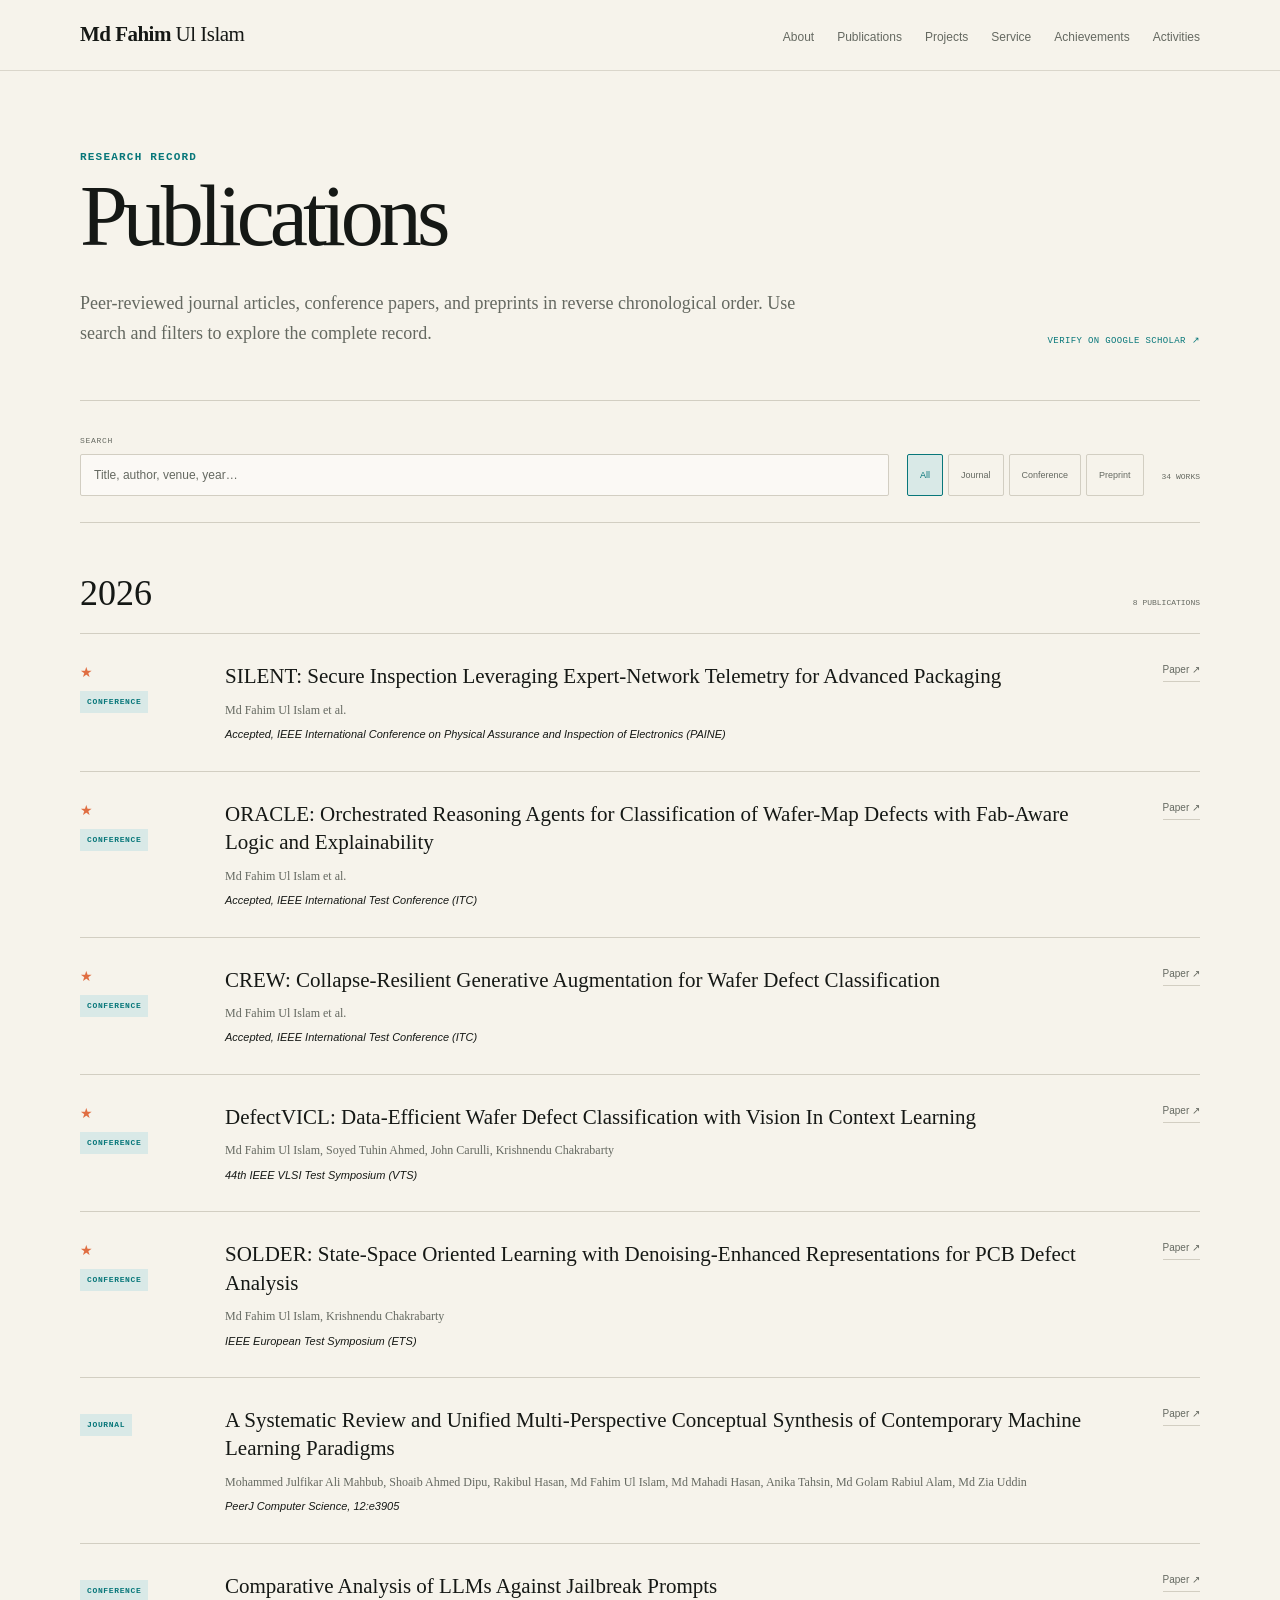
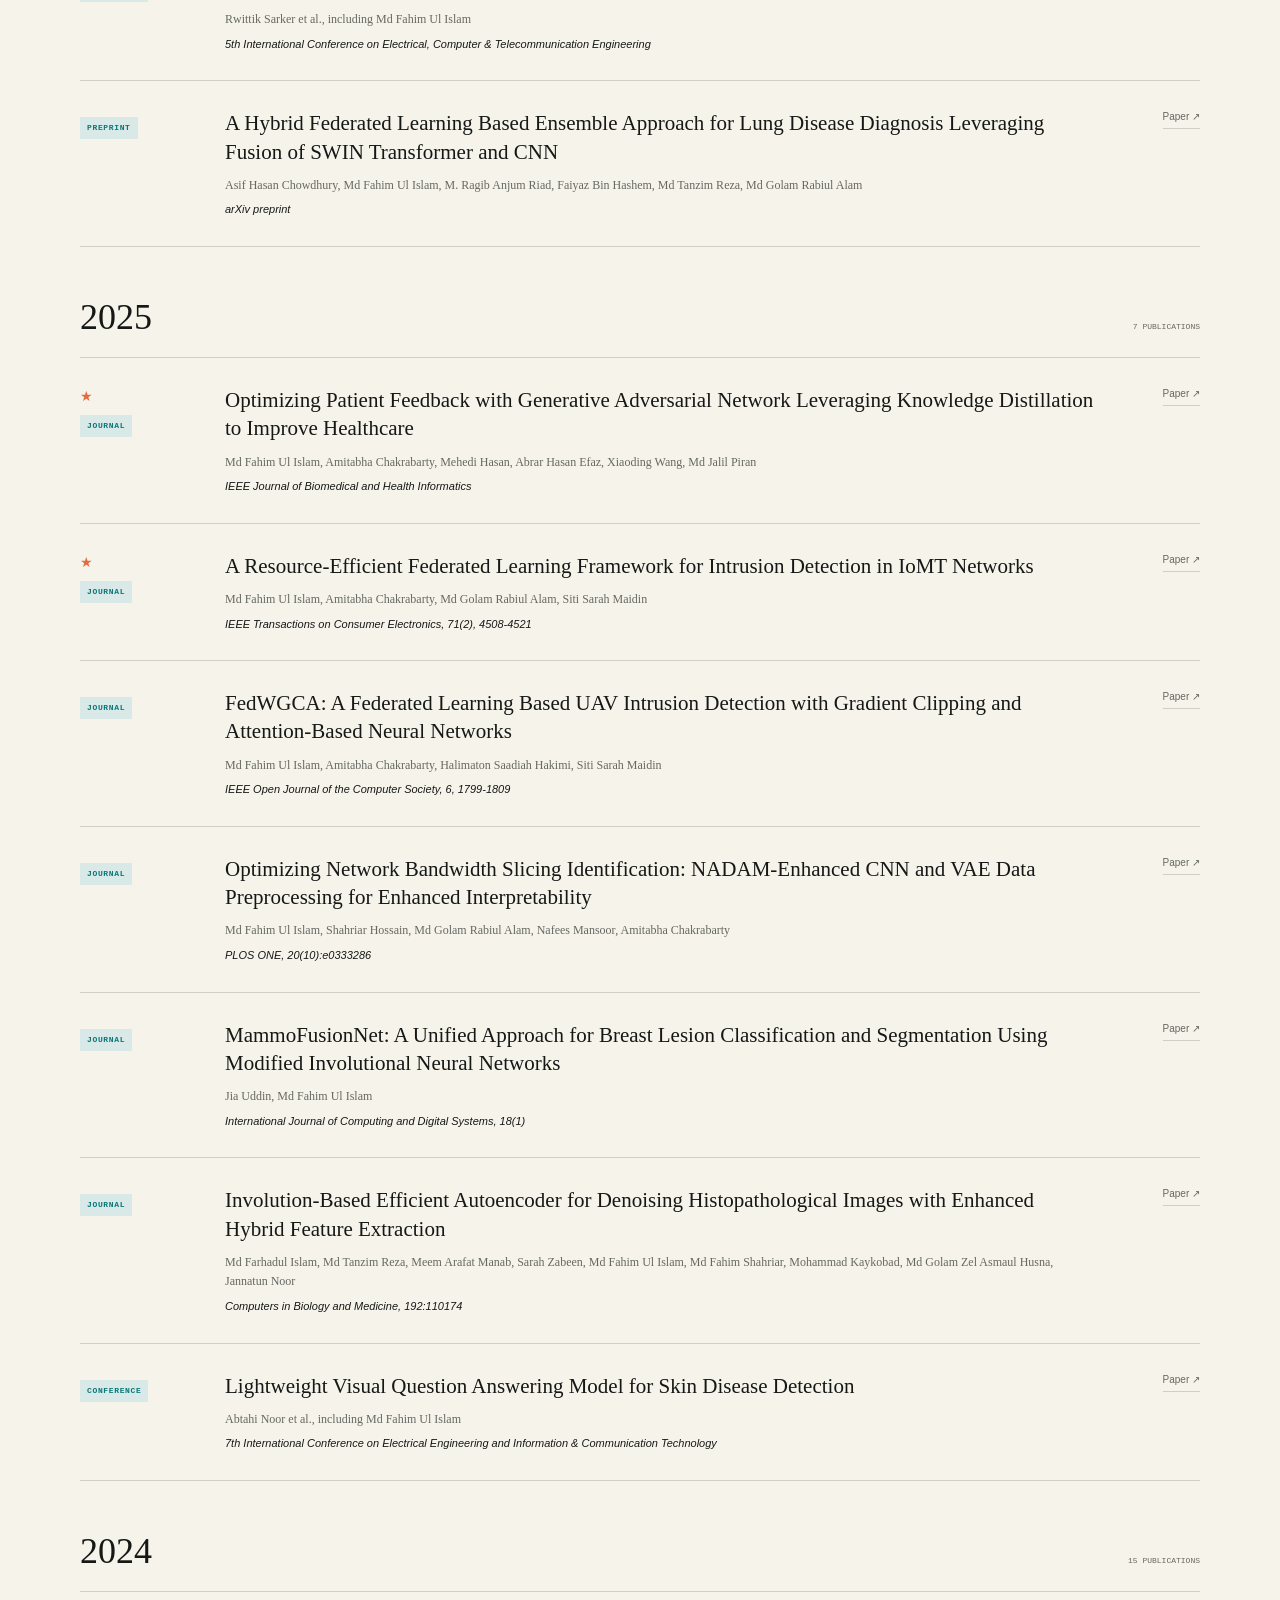
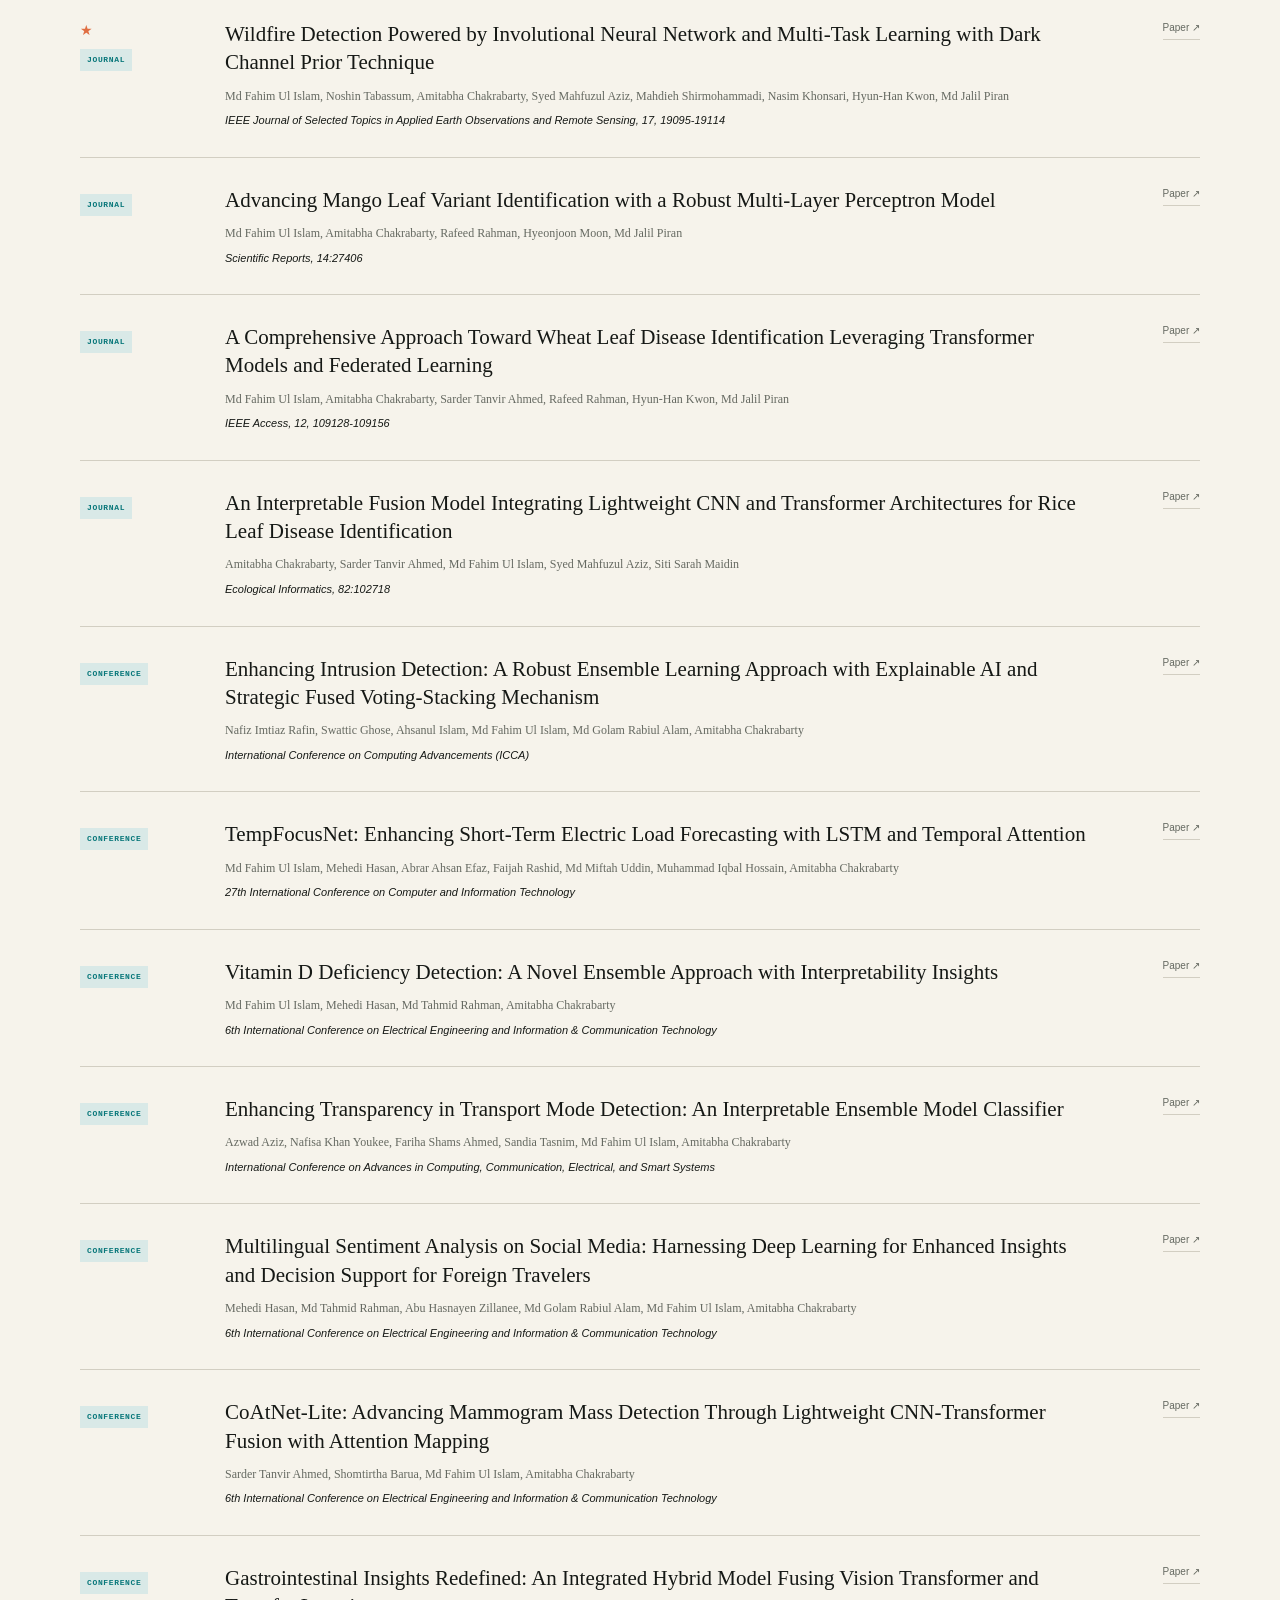
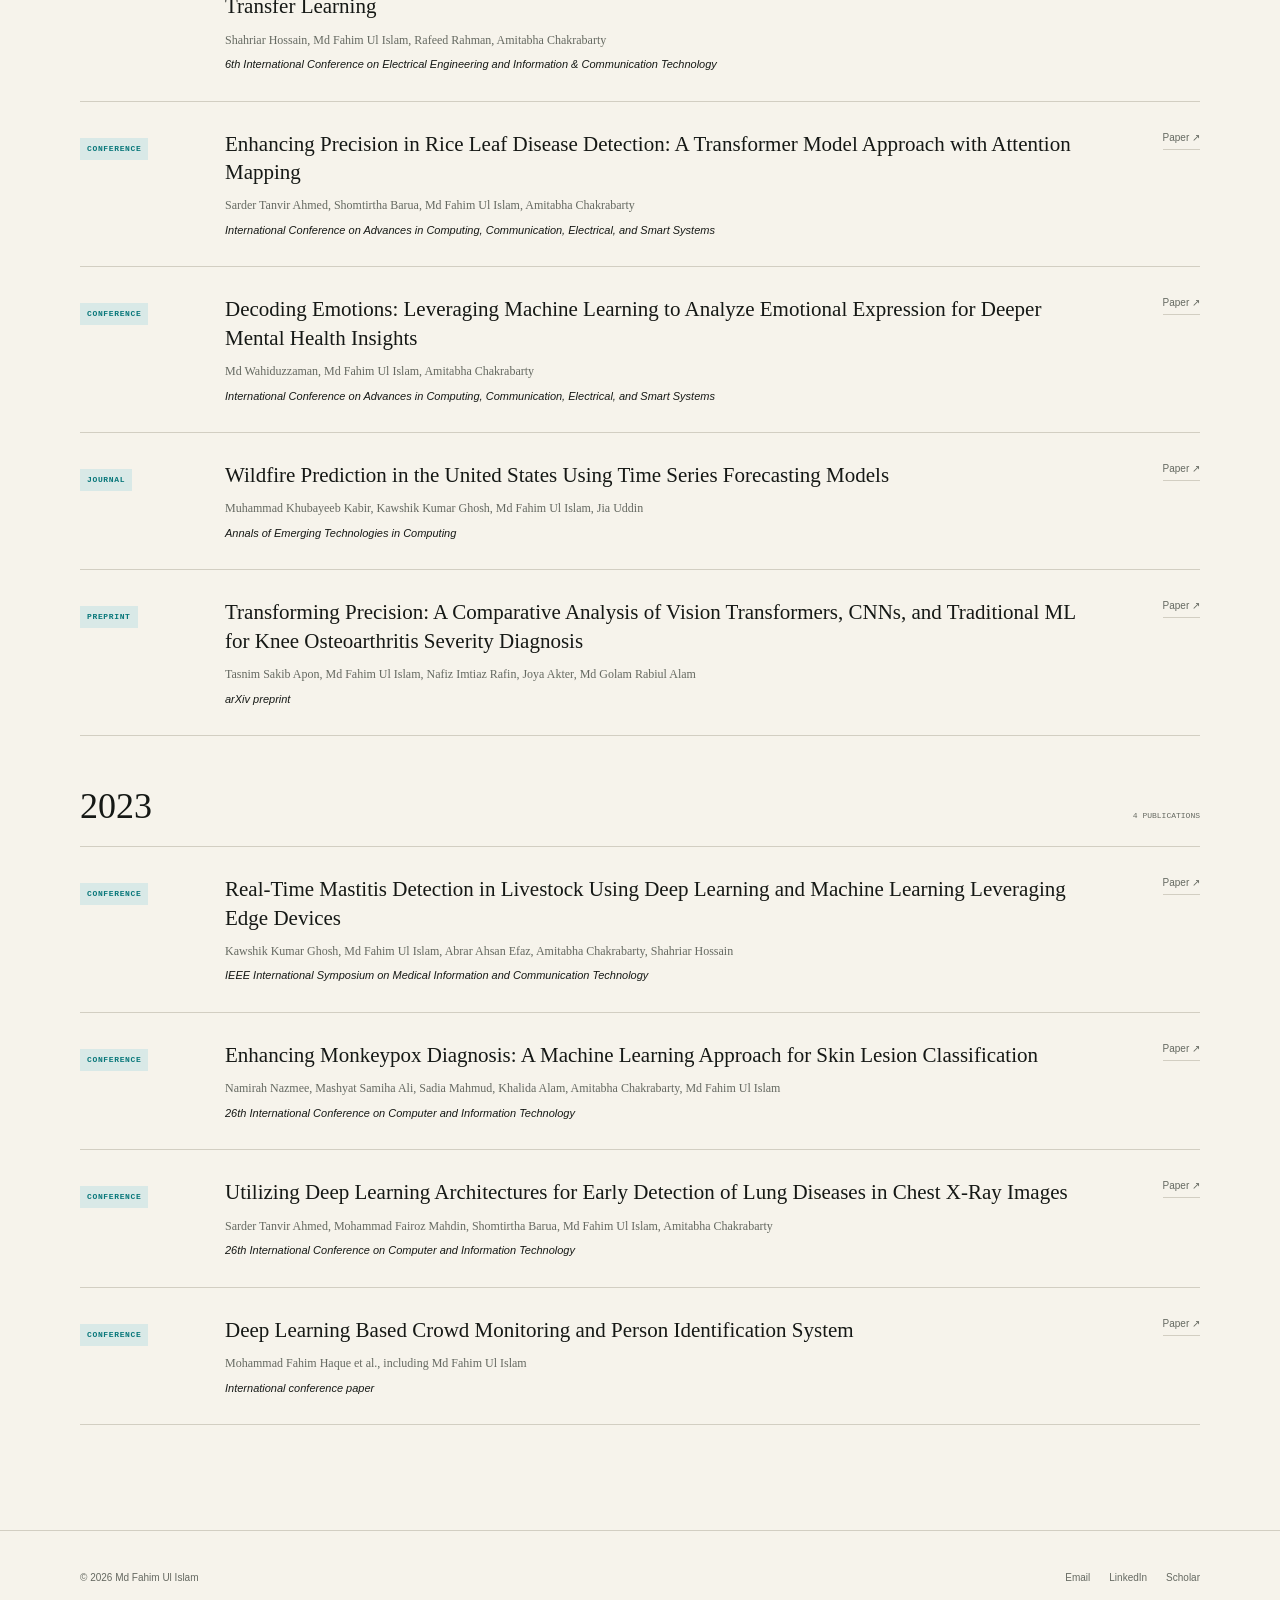
<file: publications/index.html>
<!DOCTYPE html><html lang="en"><head><meta charSet="utf-8"/><meta name="viewport" content="width=device-width, initial-scale=1"/><link rel="stylesheet" href="/assets/index-C5-g68d6.css" data-rsc-css-href="/assets/index-C5-g68d6.css" data-precedence="vite-rsc/importer-resources"/><link rel="modulepreload" href="/assets/layout-segment-context-DboSPfEm.js" crossorigin=""/><link rel="modulepreload" href="/assets/rolldown-runtime-S-ySWqyJ.js" crossorigin=""/><link rel="modulepreload" href="/assets/index-CiDuSsw1.js" crossorigin=""/><link rel="modulepreload" href="/assets/framework-CXnKph_e.js" crossorigin=""/><link rel="modulepreload" href="/assets/publications-explorer-VHEKG_Ps.js" crossorigin=""/><title>Publications | Md Fahim Ul Islam</title><meta name="description" content="Complete publication record of Md Fahim Ul Islam across semiconductor AI, federated learning, computer vision, healthcare, agriculture, and remote sensing."/><link rel="shortcut icon" href="/favicon.svg"/><link rel="icon" href="/favicon.svg"/><script>self.__VINEXT_RSC_PARAMS__={}</script><script>self.__VINEXT_RSC_NAV__={"pathname":"/publications/","searchParams":[]}</script><link rel="modulepreload" href="/assets/index-CiDuSsw1.js" />
</head><body><header class="site-header"><div class="header-inner"><a class="brand" href="/" aria-label="Md Fahim Ul Islam home"><span>Md Fahim</span> Ul Islam</a><nav class="desktop-nav" aria-label="Primary navigation"><a href="/">About</a><a href="/publications">Publications</a><a href="/projects">Projects</a><a href="/service">Service</a><a href="/achievements">Achievements</a><a href="/activities">Activities</a></nav><details class="mobile-menu"><summary aria-label="Open navigation">Menu</summary><nav aria-label="Mobile navigation"><a href="/">About</a><a href="/publications">Publications</a><a href="/projects">Projects</a><a href="/service">Service</a><a href="/achievements">Achievements</a><a href="/activities">Activities</a></nav></details></div></header><main><section class="page-hero shell"><p class="eyebrow">Research record</p><h1>Publications</h1><div class="page-hero-split"><p>Peer-reviewed journal articles, conference papers, and preprints in reverse chronological order. Use search and filters to explore the complete record.</p><a href="https://scholar.google.com/citations?user=awqnhTYAAAAJ&amp;hl=en" target="_blank" rel="noreferrer">Verify on Google Scholar ↗</a></div></section><section class="shell explorer-section" aria-label="Publication explorer"><div class="publication-controls"><label class="publication-search"><span>Search</span><input type="search" placeholder="Title, author, venue, year…" value=""/></label><div class="filter-group" aria-label="Filter by publication type"><button class="active" type="button" aria-pressed="true">All</button><button type="button" aria-pressed="false">Journal</button><button type="button" aria-pressed="false">Conference</button><button type="button" aria-pressed="false">Preprint</button></div><p aria-live="polite">34<!-- --> <!-- -->works</p></div><section class="publication-year" aria-labelledby="year-2026"><div class="year-heading"><h2 id="year-2026">2026</h2><span>8<!-- --> <!-- -->publications</span></div><div class="publication-list"><article class="publication-row"><div class="publication-meta"><span class="star">★</span><span>Conference</span></div><div><h3>SILENT: Secure Inspection Leveraging Expert-Network Telemetry for Advanced Packaging</h3><p class="authors">Md Fahim Ul Islam et al.</p><p class="venue">Accepted, IEEE International Conference on Physical Assurance and Inspection of Electronics (PAINE)</p></div><a class="paper-link" href="https://www.linkedin.com/posts/md-fahim-ul-islam-99707b214_im-excited-to-share-that-our-paper-silent-activity-7494953784411090944-x9Nl" target="_blank" rel="noreferrer" aria-label="Open publication: SILENT: Secure Inspection Leveraging Expert-Network Telemetry for Advanced Packaging">Paper ↗</a></article><article class="publication-row"><div class="publication-meta"><span class="star">★</span><span>Conference</span></div><div><h3>ORACLE: Orchestrated Reasoning Agents for Classification of Wafer-Map Defects with Fab-Aware Logic and Explainability</h3><p class="authors">Md Fahim Ul Islam et al.</p><p class="venue">Accepted, IEEE International Test Conference (ITC)</p></div><a class="paper-link" href="https://www.linkedin.com/posts/md-fahim-ul-islam-99707b214_im-excited-to-share-that-two-of-my-papers-activity-7478664679817453569-lWx3" target="_blank" rel="noreferrer" aria-label="Open publication: ORACLE: Orchestrated Reasoning Agents for Classification of Wafer-Map Defects with Fab-Aware Logic and Explainability">Paper ↗</a></article><article class="publication-row"><div class="publication-meta"><span class="star">★</span><span>Conference</span></div><div><h3>CREW: Collapse-Resilient Generative Augmentation for Wafer Defect Classification</h3><p class="authors">Md Fahim Ul Islam et al.</p><p class="venue">Accepted, IEEE International Test Conference (ITC)</p></div><a class="paper-link" href="https://www.linkedin.com/posts/md-fahim-ul-islam-99707b214_im-excited-to-share-that-two-of-my-papers-activity-7478664679817453569-lWx3" target="_blank" rel="noreferrer" aria-label="Open publication: CREW: Collapse-Resilient Generative Augmentation for Wafer Defect Classification">Paper ↗</a></article><article class="publication-row"><div class="publication-meta"><span class="star">★</span><span>Conference</span></div><div><h3>DefectVICL: Data-Efficient Wafer Defect Classification with Vision In Context Learning</h3><p class="authors">Md Fahim Ul Islam, Soyed Tuhin Ahmed, John Carulli, Krishnendu Chakrabarty</p><p class="venue">44th IEEE VLSI Test Symposium (VTS)</p></div><a class="paper-link" href="https://doi.org/10.1109/VTS69484.2026.11563341" target="_blank" rel="noreferrer" aria-label="Open publication: DefectVICL: Data-Efficient Wafer Defect Classification with Vision In Context Learning">Paper ↗</a></article><article class="publication-row"><div class="publication-meta"><span class="star">★</span><span>Conference</span></div><div><h3>SOLDER: State-Space Oriented Learning with Denoising-Enhanced Representations for PCB Defect Analysis</h3><p class="authors">Md Fahim Ul Islam, Krishnendu Chakrabarty</p><p class="venue">IEEE European Test Symposium (ETS)</p></div><a class="paper-link" href="https://researchr.org/publication/ets-2026" target="_blank" rel="noreferrer" aria-label="Open publication: SOLDER: State-Space Oriented Learning with Denoising-Enhanced Representations for PCB Defect Analysis">Paper ↗</a></article><article class="publication-row"><div class="publication-meta"><span></span><span>Journal</span></div><div><h3>A Systematic Review and Unified Multi-Perspective Conceptual Synthesis of Contemporary Machine Learning Paradigms</h3><p class="authors">Mohammed Julfikar Ali Mahbub, Shoaib Ahmed Dipu, Rakibul Hasan, Md Fahim Ul Islam, Md Mahadi Hasan, Anika Tahsin, Md Golam Rabiul Alam, Md Zia Uddin</p><p class="venue">PeerJ Computer Science, 12:e3905</p></div><a class="paper-link" href="https://doi.org/10.7717/peerj-cs.3905" target="_blank" rel="noreferrer" aria-label="Open publication: A Systematic Review and Unified Multi-Perspective Conceptual Synthesis of Contemporary Machine Learning Paradigms">Paper ↗</a></article><article class="publication-row"><div class="publication-meta"><span></span><span>Conference</span></div><div><h3>Comparative Analysis of LLMs Against Jailbreak Prompts</h3><p class="authors">Rwittik Sarker et al., including Md Fahim Ul Islam</p><p class="venue">5th International Conference on Electrical, Computer &amp; Telecommunication Engineering</p></div><a class="paper-link" href="https://doi.org/10.1109/ICECTE69292.2026.11429310" target="_blank" rel="noreferrer" aria-label="Open publication: Comparative Analysis of LLMs Against Jailbreak Prompts">Paper ↗</a></article><article class="publication-row"><div class="publication-meta"><span></span><span>Preprint</span></div><div><h3>A Hybrid Federated Learning Based Ensemble Approach for Lung Disease Diagnosis Leveraging Fusion of SWIN Transformer and CNN</h3><p class="authors">Asif Hasan Chowdhury, Md Fahim Ul Islam, M. Ragib Anjum Riad, Faiyaz Bin Hashem, Md Tanzim Reza, Md Golam Rabiul Alam</p><p class="venue">arXiv preprint</p></div><a class="paper-link" href="https://doi.org/10.48550/arXiv.2602.17566" target="_blank" rel="noreferrer" aria-label="Open publication: A Hybrid Federated Learning Based Ensemble Approach for Lung Disease Diagnosis Leveraging Fusion of SWIN Transformer and CNN">Paper ↗</a></article></div></section><section class="publication-year" aria-labelledby="year-2025"><div class="year-heading"><h2 id="year-2025">2025</h2><span>7<!-- --> <!-- -->publications</span></div><div class="publication-list"><article class="publication-row"><div class="publication-meta"><span class="star">★</span><span>Journal</span></div><div><h3>Optimizing Patient Feedback with Generative Adversarial Network Leveraging Knowledge Distillation to Improve Healthcare</h3><p class="authors">Md Fahim Ul Islam, Amitabha Chakrabarty, Mehedi Hasan, Abrar Hasan Efaz, Xiaoding Wang, Md Jalil Piran</p><p class="venue">IEEE Journal of Biomedical and Health Informatics</p></div><a class="paper-link" href="https://doi.org/10.1109/JBHI.2025.3584240" target="_blank" rel="noreferrer" aria-label="Open publication: Optimizing Patient Feedback with Generative Adversarial Network Leveraging Knowledge Distillation to Improve Healthcare">Paper ↗</a></article><article class="publication-row"><div class="publication-meta"><span class="star">★</span><span>Journal</span></div><div><h3>A Resource-Efficient Federated Learning Framework for Intrusion Detection in IoMT Networks</h3><p class="authors">Md Fahim Ul Islam, Amitabha Chakrabarty, Md Golam Rabiul Alam, Siti Sarah Maidin</p><p class="venue">IEEE Transactions on Consumer Electronics, 71(2), 4508-4521</p></div><a class="paper-link" href="https://doi.org/10.1109/TCE.2025.3544885" target="_blank" rel="noreferrer" aria-label="Open publication: A Resource-Efficient Federated Learning Framework for Intrusion Detection in IoMT Networks">Paper ↗</a></article><article class="publication-row"><div class="publication-meta"><span></span><span>Journal</span></div><div><h3>FedWGCA: A Federated Learning Based UAV Intrusion Detection with Gradient Clipping and Attention-Based Neural Networks</h3><p class="authors">Md Fahim Ul Islam, Amitabha Chakrabarty, Halimaton Saadiah Hakimi, Siti Sarah Maidin</p><p class="venue">IEEE Open Journal of the Computer Society, 6, 1799-1809</p></div><a class="paper-link" href="https://doi.org/10.1109/OJCS.2025.3616394" target="_blank" rel="noreferrer" aria-label="Open publication: FedWGCA: A Federated Learning Based UAV Intrusion Detection with Gradient Clipping and Attention-Based Neural Networks">Paper ↗</a></article><article class="publication-row"><div class="publication-meta"><span></span><span>Journal</span></div><div><h3>Optimizing Network Bandwidth Slicing Identification: NADAM-Enhanced CNN and VAE Data Preprocessing for Enhanced Interpretability</h3><p class="authors">Md Fahim Ul Islam, Shahriar Hossain, Md Golam Rabiul Alam, Nafees Mansoor, Amitabha Chakrabarty</p><p class="venue">PLOS ONE, 20(10):e0333286</p></div><a class="paper-link" href="https://doi.org/10.1371/journal.pone.0333286" target="_blank" rel="noreferrer" aria-label="Open publication: Optimizing Network Bandwidth Slicing Identification: NADAM-Enhanced CNN and VAE Data Preprocessing for Enhanced Interpretability">Paper ↗</a></article><article class="publication-row"><div class="publication-meta"><span></span><span>Journal</span></div><div><h3>MammoFusionNet: A Unified Approach for Breast Lesion Classification and Segmentation Using Modified Involutional Neural Networks</h3><p class="authors">Jia Uddin, Md Fahim Ul Islam</p><p class="venue">International Journal of Computing and Digital Systems, 18(1)</p></div><a class="paper-link" href="https://doi.org/10.12785/ijcds/1571120148" target="_blank" rel="noreferrer" aria-label="Open publication: MammoFusionNet: A Unified Approach for Breast Lesion Classification and Segmentation Using Modified Involutional Neural Networks">Paper ↗</a></article><article class="publication-row"><div class="publication-meta"><span></span><span>Journal</span></div><div><h3>Involution-Based Efficient Autoencoder for Denoising Histopathological Images with Enhanced Hybrid Feature Extraction</h3><p class="authors">Md Farhadul Islam, Md Tanzim Reza, Meem Arafat Manab, Sarah Zabeen, Md Fahim Ul Islam, Md Fahim Shahriar, Mohammad Kaykobad, Md Golam Zel Asmaul Husna, Jannatun Noor</p><p class="venue">Computers in Biology and Medicine, 192:110174</p></div><a class="paper-link" href="https://doi.org/10.1016/j.compbiomed.2025.110174" target="_blank" rel="noreferrer" aria-label="Open publication: Involution-Based Efficient Autoencoder for Denoising Histopathological Images with Enhanced Hybrid Feature Extraction">Paper ↗</a></article><article class="publication-row"><div class="publication-meta"><span></span><span>Conference</span></div><div><h3>Lightweight Visual Question Answering Model for Skin Disease Detection</h3><p class="authors">Abtahi Noor et al., including Md Fahim Ul Islam</p><p class="venue">7th International Conference on Electrical Engineering and Information &amp; Communication Technology</p></div><a class="paper-link" href="https://ieeexplore.ieee.org/document/11355641" target="_blank" rel="noreferrer" aria-label="Open publication: Lightweight Visual Question Answering Model for Skin Disease Detection">Paper ↗</a></article></div></section><section class="publication-year" aria-labelledby="year-2024"><div class="year-heading"><h2 id="year-2024">2024</h2><span>15<!-- --> <!-- -->publications</span></div><div class="publication-list"><article class="publication-row"><div class="publication-meta"><span class="star">★</span><span>Journal</span></div><div><h3>Wildfire Detection Powered by Involutional Neural Network and Multi-Task Learning with Dark Channel Prior Technique</h3><p class="authors">Md Fahim Ul Islam, Noshin Tabassum, Amitabha Chakrabarty, Syed Mahfuzul Aziz, Mahdieh Shirmohammadi, Nasim Khonsari, Hyun-Han Kwon, Md Jalil Piran</p><p class="venue">IEEE Journal of Selected Topics in Applied Earth Observations and Remote Sensing, 17, 19095-19114</p></div><a class="paper-link" href="https://doi.org/10.1109/JSTARS.2024.3464609" target="_blank" rel="noreferrer" aria-label="Open publication: Wildfire Detection Powered by Involutional Neural Network and Multi-Task Learning with Dark Channel Prior Technique">Paper ↗</a></article><article class="publication-row"><div class="publication-meta"><span></span><span>Journal</span></div><div><h3>Advancing Mango Leaf Variant Identification with a Robust Multi-Layer Perceptron Model</h3><p class="authors">Md Fahim Ul Islam, Amitabha Chakrabarty, Rafeed Rahman, Hyeonjoon Moon, Md Jalil Piran</p><p class="venue">Scientific Reports, 14:27406</p></div><a class="paper-link" href="https://doi.org/10.1038/s41598-024-74612-0" target="_blank" rel="noreferrer" aria-label="Open publication: Advancing Mango Leaf Variant Identification with a Robust Multi-Layer Perceptron Model">Paper ↗</a></article><article class="publication-row"><div class="publication-meta"><span></span><span>Journal</span></div><div><h3>A Comprehensive Approach Toward Wheat Leaf Disease Identification Leveraging Transformer Models and Federated Learning</h3><p class="authors">Md Fahim Ul Islam, Amitabha Chakrabarty, Sarder Tanvir Ahmed, Rafeed Rahman, Hyun-Han Kwon, Md Jalil Piran</p><p class="venue">IEEE Access, 12, 109128-109156</p></div><a class="paper-link" href="https://doi.org/10.1109/ACCESS.2024.3434870" target="_blank" rel="noreferrer" aria-label="Open publication: A Comprehensive Approach Toward Wheat Leaf Disease Identification Leveraging Transformer Models and Federated Learning">Paper ↗</a></article><article class="publication-row"><div class="publication-meta"><span></span><span>Journal</span></div><div><h3>An Interpretable Fusion Model Integrating Lightweight CNN and Transformer Architectures for Rice Leaf Disease Identification</h3><p class="authors">Amitabha Chakrabarty, Sarder Tanvir Ahmed, Md Fahim Ul Islam, Syed Mahfuzul Aziz, Siti Sarah Maidin</p><p class="venue">Ecological Informatics, 82:102718</p></div><a class="paper-link" href="https://doi.org/10.1016/j.ecoinf.2024.102718" target="_blank" rel="noreferrer" aria-label="Open publication: An Interpretable Fusion Model Integrating Lightweight CNN and Transformer Architectures for Rice Leaf Disease Identification">Paper ↗</a></article><article class="publication-row"><div class="publication-meta"><span></span><span>Conference</span></div><div><h3>Enhancing Intrusion Detection: A Robust Ensemble Learning Approach with Explainable AI and Strategic Fused Voting-Stacking Mechanism</h3><p class="authors">Nafiz Imtiaz Rafin, Swattic Ghose, Ahsanul Islam, Md Fahim Ul Islam, Md Golam Rabiul Alam, Amitabha Chakrabarty</p><p class="venue">International Conference on Computing Advancements (ICCA)</p></div><a class="paper-link" href="https://dblp.org/rec/conf/icca2/RafinGIIAC24" target="_blank" rel="noreferrer" aria-label="Open publication: Enhancing Intrusion Detection: A Robust Ensemble Learning Approach with Explainable AI and Strategic Fused Voting-Stacking Mechanism">Paper ↗</a></article><article class="publication-row"><div class="publication-meta"><span></span><span>Conference</span></div><div><h3>TempFocusNet: Enhancing Short-Term Electric Load Forecasting with LSTM and Temporal Attention</h3><p class="authors">Md Fahim Ul Islam, Mehedi Hasan, Abrar Ahsan Efaz, Faijah Rashid, Md Miftah Uddin, Muhammad Iqbal Hossain, Amitabha Chakrabarty</p><p class="venue">27th International Conference on Computer and Information Technology</p></div><a class="paper-link" href="https://doi.org/10.1109/ICCIT64611.2024.11022520" target="_blank" rel="noreferrer" aria-label="Open publication: TempFocusNet: Enhancing Short-Term Electric Load Forecasting with LSTM and Temporal Attention">Paper ↗</a></article><article class="publication-row"><div class="publication-meta"><span></span><span>Conference</span></div><div><h3>Vitamin D Deficiency Detection: A Novel Ensemble Approach with Interpretability Insights</h3><p class="authors">Md Fahim Ul Islam, Mehedi Hasan, Md Tahmid Rahman, Amitabha Chakrabarty</p><p class="venue">6th International Conference on Electrical Engineering and Information &amp; Communication Technology</p></div><a class="paper-link" href="https://doi.org/10.1109/ICEEICT62016.2024.10534371" target="_blank" rel="noreferrer" aria-label="Open publication: Vitamin D Deficiency Detection: A Novel Ensemble Approach with Interpretability Insights">Paper ↗</a></article><article class="publication-row"><div class="publication-meta"><span></span><span>Conference</span></div><div><h3>Enhancing Transparency in Transport Mode Detection: An Interpretable Ensemble Model Classifier</h3><p class="authors">Azwad Aziz, Nafisa Khan Youkee, Fariha Shams Ahmed, Sandia Tasnim, Md Fahim Ul Islam, Amitabha Chakrabarty</p><p class="venue">International Conference on Advances in Computing, Communication, Electrical, and Smart Systems</p></div><a class="paper-link" href="https://doi.org/10.1109/iCACCESS61735.2024.10499511" target="_blank" rel="noreferrer" aria-label="Open publication: Enhancing Transparency in Transport Mode Detection: An Interpretable Ensemble Model Classifier">Paper ↗</a></article><article class="publication-row"><div class="publication-meta"><span></span><span>Conference</span></div><div><h3>Multilingual Sentiment Analysis on Social Media: Harnessing Deep Learning for Enhanced Insights and Decision Support for Foreign Travelers</h3><p class="authors">Mehedi Hasan, Md Tahmid Rahman, Abu Hasnayen Zillanee, Md Golam Rabiul Alam, Md Fahim Ul Islam, Amitabha Chakrabarty</p><p class="venue">6th International Conference on Electrical Engineering and Information &amp; Communication Technology</p></div><a class="paper-link" href="https://doi.org/10.1109/ICEEICT62016.2024.10534557" target="_blank" rel="noreferrer" aria-label="Open publication: Multilingual Sentiment Analysis on Social Media: Harnessing Deep Learning for Enhanced Insights and Decision Support for Foreign Travelers">Paper ↗</a></article><article class="publication-row"><div class="publication-meta"><span></span><span>Conference</span></div><div><h3>CoAtNet-Lite: Advancing Mammogram Mass Detection Through Lightweight CNN-Transformer Fusion with Attention Mapping</h3><p class="authors">Sarder Tanvir Ahmed, Shomtirtha Barua, Md Fahim Ul Islam, Amitabha Chakrabarty</p><p class="venue">6th International Conference on Electrical Engineering and Information &amp; Communication Technology</p></div><a class="paper-link" href="https://scholar.google.com/scholar?q=CoAtNet-Lite+Md+Fahim+Ul+Islam" target="_blank" rel="noreferrer" aria-label="Open publication: CoAtNet-Lite: Advancing Mammogram Mass Detection Through Lightweight CNN-Transformer Fusion with Attention Mapping">Paper ↗</a></article><article class="publication-row"><div class="publication-meta"><span></span><span>Conference</span></div><div><h3>Gastrointestinal Insights Redefined: An Integrated Hybrid Model Fusing Vision Transformer and Transfer Learning</h3><p class="authors">Shahriar Hossain, Md Fahim Ul Islam, Rafeed Rahman, Amitabha Chakrabarty</p><p class="venue">6th International Conference on Electrical Engineering and Information &amp; Communication Technology</p></div><a class="paper-link" href="https://scholar.google.com/scholar?q=Gastrointestinal+Insights+Redefined+Md+Fahim+Ul+Islam" target="_blank" rel="noreferrer" aria-label="Open publication: Gastrointestinal Insights Redefined: An Integrated Hybrid Model Fusing Vision Transformer and Transfer Learning">Paper ↗</a></article><article class="publication-row"><div class="publication-meta"><span></span><span>Conference</span></div><div><h3>Enhancing Precision in Rice Leaf Disease Detection: A Transformer Model Approach with Attention Mapping</h3><p class="authors">Sarder Tanvir Ahmed, Shomtirtha Barua, Md Fahim Ul Islam, Amitabha Chakrabarty</p><p class="venue">International Conference on Advances in Computing, Communication, Electrical, and Smart Systems</p></div><a class="paper-link" href="https://scholar.google.com/scholar?q=Enhancing+Precision+Rice+Leaf+Disease+Md+Fahim+Ul+Islam" target="_blank" rel="noreferrer" aria-label="Open publication: Enhancing Precision in Rice Leaf Disease Detection: A Transformer Model Approach with Attention Mapping">Paper ↗</a></article><article class="publication-row"><div class="publication-meta"><span></span><span>Conference</span></div><div><h3>Decoding Emotions: Leveraging Machine Learning to Analyze Emotional Expression for Deeper Mental Health Insights</h3><p class="authors">Md Wahiduzzaman, Md Fahim Ul Islam, Amitabha Chakrabarty</p><p class="venue">International Conference on Advances in Computing, Communication, Electrical, and Smart Systems</p></div><a class="paper-link" href="https://scholar.google.com/scholar?q=Decoding+Emotions+Md+Fahim+Ul+Islam" target="_blank" rel="noreferrer" aria-label="Open publication: Decoding Emotions: Leveraging Machine Learning to Analyze Emotional Expression for Deeper Mental Health Insights">Paper ↗</a></article><article class="publication-row"><div class="publication-meta"><span></span><span>Journal</span></div><div><h3>Wildfire Prediction in the United States Using Time Series Forecasting Models</h3><p class="authors">Muhammad Khubayeeb Kabir, Kawshik Kumar Ghosh, Md Fahim Ul Islam, Jia Uddin</p><p class="venue">Annals of Emerging Technologies in Computing</p></div><a class="paper-link" href="https://doi.org/10.33166/AETiC.2024.02.003" target="_blank" rel="noreferrer" aria-label="Open publication: Wildfire Prediction in the United States Using Time Series Forecasting Models">Paper ↗</a></article><article class="publication-row"><div class="publication-meta"><span></span><span>Preprint</span></div><div><h3>Transforming Precision: A Comparative Analysis of Vision Transformers, CNNs, and Traditional ML for Knee Osteoarthritis Severity Diagnosis</h3><p class="authors">Tasnim Sakib Apon, Md Fahim Ul Islam, Nafiz Imtiaz Rafin, Joya Akter, Md Golam Rabiul Alam</p><p class="venue">arXiv preprint</p></div><a class="paper-link" href="https://doi.org/10.48550/arXiv.2410.20062" target="_blank" rel="noreferrer" aria-label="Open publication: Transforming Precision: A Comparative Analysis of Vision Transformers, CNNs, and Traditional ML for Knee Osteoarthritis Severity Diagnosis">Paper ↗</a></article></div></section><section class="publication-year" aria-labelledby="year-2023"><div class="year-heading"><h2 id="year-2023">2023</h2><span>4<!-- --> <!-- -->publications</span></div><div class="publication-list"><article class="publication-row"><div class="publication-meta"><span></span><span>Conference</span></div><div><h3>Real-Time Mastitis Detection in Livestock Using Deep Learning and Machine Learning Leveraging Edge Devices</h3><p class="authors">Kawshik Kumar Ghosh, Md Fahim Ul Islam, Abrar Ahsan Efaz, Amitabha Chakrabarty, Shahriar Hossain</p><p class="venue">IEEE International Symposium on Medical Information and Communication Technology</p></div><a class="paper-link" href="https://doi.org/10.1109/ISMICT58261.2023.10152222" target="_blank" rel="noreferrer" aria-label="Open publication: Real-Time Mastitis Detection in Livestock Using Deep Learning and Machine Learning Leveraging Edge Devices">Paper ↗</a></article><article class="publication-row"><div class="publication-meta"><span></span><span>Conference</span></div><div><h3>Enhancing Monkeypox Diagnosis: A Machine Learning Approach for Skin Lesion Classification</h3><p class="authors">Namirah Nazmee, Mashyat Samiha Ali, Sadia Mahmud, Khalida Alam, Amitabha Chakrabarty, Md Fahim Ul Islam</p><p class="venue">26th International Conference on Computer and Information Technology</p></div><a class="paper-link" href="https://scholar.google.com/scholar?q=Enhancing+Monkeypox+Diagnosis+Md+Fahim+Ul+Islam" target="_blank" rel="noreferrer" aria-label="Open publication: Enhancing Monkeypox Diagnosis: A Machine Learning Approach for Skin Lesion Classification">Paper ↗</a></article><article class="publication-row"><div class="publication-meta"><span></span><span>Conference</span></div><div><h3>Utilizing Deep Learning Architectures for Early Detection of Lung Diseases in Chest X-Ray Images</h3><p class="authors">Sarder Tanvir Ahmed, Mohammad Fairoz Mahdin, Shomtirtha Barua, Md Fahim Ul Islam, Amitabha Chakrabarty</p><p class="venue">26th International Conference on Computer and Information Technology</p></div><a class="paper-link" href="https://scholar.google.com/scholar?q=Utilizing+Deep+Learning+Architectures+Lung+Diseases+Md+Fahim+Ul+Islam" target="_blank" rel="noreferrer" aria-label="Open publication: Utilizing Deep Learning Architectures for Early Detection of Lung Diseases in Chest X-Ray Images">Paper ↗</a></article><article class="publication-row"><div class="publication-meta"><span></span><span>Conference</span></div><div><h3>Deep Learning Based Crowd Monitoring and Person Identification System</h3><p class="authors">Mohammad Fahim Haque et al., including Md Fahim Ul Islam</p><p class="venue">International conference paper</p></div><a class="paper-link" href="https://scholar.google.com/scholar?q=Deep+Learning+Based+Crowd+Monitoring+Md+Fahim+Ul+Islam" target="_blank" rel="noreferrer" aria-label="Open publication: Deep Learning Based Crowd Monitoring and Person Identification System">Paper ↗</a></article></div></section></section></main><footer><div class="shell footer-inner"><p>© 2026 Md Fahim Ul Islam</p><div><a href="mailto:mulislam@asu.edu">Email</a><a href="https://www.linkedin.com/in/md-fahim-ul-islam-99707b214/" target="_blank" rel="noreferrer">LinkedIn</a><a href="https://scholar.google.com/citations?user=awqnhTYAAAAJ&amp;hl=en" target="_blank" rel="noreferrer">Scholar</a></div></div></footer><script id="_R_">import("/assets/index-CiDuSsw1.js")</script></body></html><script>self.__VINEXT_RSC_CHUNKS__=self.__VINEXT_RSC_CHUNKS__||[];self.__VINEXT_RSC_CHUNKS__.push("2:I[\"ab65797336b9\",[],\"Children\",1]\n3:I[\"be008416608b\",[],\"LayoutSegmentProvider\",1]\n4:I[\"ab65797336b9\",[],\"Slot\",1]\n5:I[\"a320ce5137f9\",[],\"RedirectBoundary\",1]\n:HL[\"/assets/index-C5-g68d6.css\",\"style\"]\n0:{\"__route\":\"route:/publications/\",\"__interceptionContext\":null,\"__layoutIds\":[\"layout:/\"],\"__rootLayout\":\"/\",\"page:/publications/\":\"$L1\",\"layout:/\":[[[[\"$\",\"link\",\"css:/assets/index-C5-g68d6.css\",{\"rel\":\"stylesheet\",\"precedence\":\"vite-rsc/importer-resources\",\"href\":\"/assets/index-C5-g68d6.css\",\"data-rsc-css-href\":\"/assets/index-C5-g68d6.css\"}],\"$undefined\"],[\"$\",\"html\",null,{\"lang\":\"en\",\"children\":[\"$\",\"body\",null,{\"children\":[\"$\",\"$L2\",null,{}]}]}]],null],\"route:/publications/\":[[[\"$\",\"meta\",null,{\"charSet\":\"utf-8\"}],[[\"$\",\"title\",\"0\",{\"children\":\"Publications | Md Fahim Ul Islam\"}],[\"$\",\"meta\",\"1\",{\"name\":\"description\",\"content\":\"Complete publication record of Md Fahim Ul Islam across semiconductor AI, federated learning, computer vision, healthcare, agriculture, and remote sensing.\"}],[\"$\",\"link\",\"2\",{\"rel\":\"shortcut icon\",\"href\":\"/favicon.svg\"}],[\"$\",\"link\",\"3\",{\"rel\":\"icon\",\"href\":\"/favicon.svg\"}]],[[\"$\",\"meta\",\"0\",{\"name\":\"viewport\",\"content\":\"width=device-width, initial-scale=1\"}]]],[\"$\",\"$L3\",null,{\"segmentMap\":{\"children\":[\"publications\"]},\"children\":[\"$\",\"$L4\",null,{\"id\":\"layout:/\",\"parallelSlots\":\"$undefined\",\"children\":[\"$\",\"$L5\",null,{\"children\":[\"$\",\"$L3\",null,{\"segmentMap\":{\"children\":[]},\"children\":[\"$\",\"$L4\",null,{\"id\":\"page:/publications/\"}]}]}]}]}]],\"__layoutFlags\":{\"layout:/\":\"s\"},\"__artifactCompatibility\":{\"schemaVersion\":1,\"graphVersion\":\"app-route-graph:hnwf2wtmz55r\",\"deploymentVersion\":\"3f58b339-c9c2-444a-8fc7-9ee19ea8fdd3\",\"appElementsSchemaVersion\":1,\"rscPayloadSchemaVersion\":1,\"rootBoundaryId\":\"/\",\"renderEpoch\":null}}\n")</script><script>self.__VINEXT_RSC_CHUNKS__=self.__VINEXT_RSC_CHUNKS__||[];self.__VINEXT_RSC_CHUNKS__.push("6:I[\"d870c7ccfdeb\",[],\"default\",1]\n")</script><script>self.__VINEXT_RSC_CHUNKS__=self.__VINEXT_RSC_CHUNKS__||[];self.__VINEXT_RSC_CHUNKS__.push("1:[[\"$\",\"header\",null,{\"className\":\"site-header\",\"children\":[\"$\",\"div\",null,{\"className\":\"header-inner\",\"children\":[[\"$\",\"a\",null,{\"className\":\"brand\",\"href\":\"/\",\"aria-label\":\"Md Fahim Ul Islam home\",\"children\":[[\"$\",\"span\",null,{\"children\":\"Md Fahim\"}],\" Ul Islam\"]}],[\"$\",\"nav\",null,{\"className\":\"desktop-nav\",\"aria-label\":\"Primary navigation\",\"children\":[[\"$\",\"a\",\"/\",{\"href\":\"/\",\"children\":\"About\"}],[\"$\",\"a\",\"/publications\",{\"href\":\"/publications\",\"children\":\"Publications\"}],[\"$\",\"a\",\"/projects\",{\"href\":\"/projects\",\"children\":\"Projects\"}],[\"$\",\"a\",\"/service\",{\"href\":\"/service\",\"children\":\"Service\"}],[\"$\",\"a\",\"/achievements\",{\"href\":\"/achievements\",\"children\":\"Achievements\"}],[\"$\",\"a\",\"/activities\",{\"href\":\"/activities\",\"children\":\"Activities\"}]]}],[\"$\",\"details\",null,{\"className\":\"mobile-menu\",\"children\":[[\"$\",\"summary\",null,{\"aria-label\":\"Open navigation\",\"children\":\"Menu\"}],[\"$\",\"nav\",null,{\"aria-label\":\"Mobile navigation\",\"children\":[[\"$\",\"a\",\"/\",{\"href\":\"/\",\"children\":\"About\"}],[\"$\",\"a\",\"/publications\",{\"href\":\"/publications\",\"children\":\"Publications\"}],[\"$\",\"a\",\"/projects\",{\"href\":\"/projects\",\"children\":\"Projects\"}],[\"$\",\"a\",\"/service\",{\"href\":\"/service\",\"children\":\"Service\"}],[\"$\",\"a\",\"/achievements\",{\"href\":\"/achievements\",\"children\":\"Achievements\"}],[\"$\",\"a\",\"/activities\",{\"href\":\"/activities\",\"children\":\"Activities\"}]]}]]}]]}]}],[\"$\",\"main\",null,{\"children\":[[\"$\",\"section\",null,{\"className\":\"page-hero shell\",\"children\":[[\"$\",\"p\",null,{\"className\":\"eyebrow\",\"children\":\"Research record\"}],[\"$\",\"h1\",null,{\"children\":\"Publications\"}],[\"$\",\"div\",null,{\"className\":\"page-hero-split\",\"children\":[[\"$\",\"p\",null,{\"children\":\"Peer-reviewed journal articles, conference papers, and preprints in reverse chronological order. Use search and filters to explore the complete record.\"}],[\"$\",\"a\",null,{\"href\":\"https://scholar.google.com/citations?user=awqnhTYAAAAJ\u0026hl=en\",\"target\":\"_blank\",\"rel\":\"noreferrer\",\"children\":\"Verify on Google Scholar ↗\"}]]}]]}],[\"$\",\"section\",null,{\"className\":\"shell explorer-section\",\"aria-label\":\"Publication explorer\",\"children\":[\"$\",\"$L6\",null,{\"publications\":[{\"year\":2026,\"type\":\"Conference\",\"title\":\"SILENT: Secure Inspection Leveraging Expert-Network Telemetry for Advanced Packaging\",\"authors\":\"Md Fahim Ul Islam et al.\",\"venue\":\"Accepted, IEEE International Conference on Physical Assurance and Inspection of Electronics (PAINE)\",\"href\":\"https://www.linkedin.com/posts/md-fahim-ul-islam-99707b214_im-excited-to-share-that-our-paper-silent-activity-7494953784411090944-x9Nl\",\"featured\":true},{\"year\":2026,\"type\":\"Conference\",\"title\":\"ORACLE: Orchestrated Reasoning Agents for Classification of Wafer-Map Defects with Fab-Aware Logic and Explainability\",\"authors\":\"Md Fahim Ul Islam et al.\",\"venue\":\"Accepted, IEEE International Test Conference (ITC)\",\"href\":\"https://www.linkedin.com/posts/md-fahim-ul-islam-99707b214_im-excited-to-share-that-two-of-my-papers-activity-7478664679817453569-lWx3\",\"featured\":true},{\"year\":2026,\"type\":\"Conference\",\"title\":\"CREW: Collapse-Resilient Generative Augmentation for Wafer Defect Classification\",\"authors\":\"Md Fahim Ul Islam et al.\",\"venue\":\"Accepted, IEEE International Test Conference (ITC)\",\"href\":\"https://www.linkedin.com/posts/md-fahim-ul-islam-99707b214_im-excited-to-share-that-two-of-my-papers-activity-7478664679817453569-lWx3\",\"featured\":true},{\"year\":2026,\"type\":\"Conference\",\"title\":\"DefectVICL: Data-Efficient Wafer Defect Classification with Vision In Context Learning\",\"authors\":\"Md Fahim Ul Islam, Soyed Tuhin Ahmed, John Carulli, Krishnendu Chakrabarty\",\"venue\":\"44th IEEE VLSI Test Symposium (VTS)\",\"href\":\"https://doi.org/10.1109/VTS69484.2026.11563341\",\"featured\":true},{\"year\":2026,\"type\":\"Conference\",\"title\":\"SOLDER: State-Space Oriented Learning with Denoising-Enhanced Representations for PCB Defect Analysis\",\"authors\":\"Md Fahim Ul Islam, Krishnendu Chakrabarty\",\"venue\":\"IEEE European Test Symposium (ETS)\",\"href\":\"https://researchr.org/publication/ets-2026\",\"featured\":true},{\"year\":2026,\"type\":\"Journal\",\"title\":\"A Systematic Review and Unified Multi-Perspective Conceptual Synthesis of Contemporary Machine Learning Paradigms\",\"authors\":\"Mohammed Julfikar Ali Mahbub, Shoaib Ahmed Dipu, Rakibul Hasan, Md Fahim Ul Islam, Md Mahadi Hasan, Anika Tahsin, Md Golam Rabiul Alam, Md Zia Uddin\",\"venue\":\"PeerJ Computer Science, 12:e3905\",\"href\":\"https://doi.org/10.7717/peerj-cs.3905\"},{\"year\":2026,\"type\":\"Conference\",\"title\":\"Comparative Analysis of LLMs Against Jailbreak Prompts\",\"authors\":\"Rwittik Sarker et al., including Md Fahim Ul Islam\",\"venue\":\"5th International Conference on Electrical, Computer \u0026 Telecommunication Engineering\",\"href\":\"https://doi.org/10.1109/ICECTE69292.2026.11429310\"},{\"year\":2026,\"type\":\"Preprint\",\"title\":\"A Hybrid Federated Learning Based Ensemble Approach for Lung Disease Diagnosis Leveraging Fusion of SWIN Transformer and CNN\",\"authors\":\"Asif Hasan Chowdhury, Md Fahim Ul Islam, M. Ragib Anjum Riad, Faiyaz Bin Hashem, Md Tanzim Reza, Md Golam Rabiul Alam\",\"venue\":\"arXiv preprint\",\"href\":\"https://doi.org/10.48550/arXiv.2602.17566\"},{\"year\":2025,\"type\":\"Journal\",\"title\":\"Optimizing Patient Feedback with Generative Adversarial Network Leveraging Knowledge Distillation to Improve Healthcare\",\"authors\":\"Md Fahim Ul Islam, Amitabha Chakrabarty, Mehedi Hasan, Abrar Hasan Efaz, Xiaoding Wang, Md Jalil Piran\",\"venue\":\"IEEE Journal of Biomedical and Health Informatics\",\"href\":\"https://doi.org/10.1109/JBHI.2025.3584240\",\"featured\":true},{\"year\":2025,\"type\":\"Journal\",\"title\":\"A Resource-Efficient Federated Learning Framework for Intrusion Detection in IoMT Networks\",\"authors\":\"Md Fahim Ul Islam, Amitabha Chakrabarty, Md Golam Rabiul Alam, Siti Sarah Maidin\",\"venue\":\"IEEE Transactions on Consumer Electronics, 71(2), 4508-4521\",\"href\":\"https://doi.org/10.1109/TCE.2025.3544885\",\"featured\":true},{\"year\":2025,\"type\":\"Journal\",\"title\":\"FedWGCA: A Federated Learning Based UAV Intrusion Detection with Gradient Clipping and Attention-Based Neural Networks\",\"authors\":\"Md Fahim Ul Islam, Amitabha Chakrabarty, Halimaton Saadiah Hakimi, Siti Sarah Maidin\",\"venue\":\"IEEE Open Journal of the Computer Society, 6, 1799-1809\",\"href\":\"https://doi.org/10.1109/OJCS.2025.3616394\"},{\"year\":2025,\"type\":\"Journal\",\"title\":\"Optimizing Network Bandwidth Slicing Identification: NADAM-Enhanced CNN and VAE Data Preprocessing for Enhanced Interpretability\",\"authors\":\"Md Fahim Ul Islam, Shahriar Hossain, Md Golam Rabiul Alam, Nafees Mansoor, Amitabha Chakrabarty\",\"venue\":\"PLOS ONE, 20(10):e0333286\",\"href\":\"https://doi.org/10.1371/journal.pone.0333286\"},{\"year\":2025,\"type\":\"Journal\",\"title\":\"MammoFusionNet: A Unified Approach for Breast Lesion Classification and Segmentation Using Modified Involutional Neural Networks\",\"authors\":\"Jia Uddin, Md Fahim Ul Islam\",\"venue\":\"International Journal of Computing and Digital Systems, 18(1)\",\"href\":\"https://doi.org/10.12785/ijcds/1571120148\"},{\"year\":2025,\"type\":\"Journal\",\"title\":\"Involution-Based Efficient Autoencoder for Denoising Histopathological Images with Enhanced Hybrid Feature Extraction\",\"authors\":\"Md Farhadul Islam, Md Tanzim Reza, Meem Arafat Manab, Sarah Zabeen, Md Fahim Ul Islam, Md Fahim Shahriar, Mohammad Kaykobad, Md Golam Zel Asmaul Husna, Jannatun Noor\",\"venue\":\"Computers in Biology and Medicine, 192:110174\",\"href\":\"https://doi.org/10.1016/j.compbiomed.2025.110174\"},{\"year\":2025,\"type\":\"Conference\",\"title\":\"Lightweight Visual Question Answering Model for Skin Disease Detection\",\"authors\":\"Abtahi Noor et al., including Md Fahim Ul Islam\",\"venue\":\"7th International Conference on Electrical Engineering and Information \u0026 Communication Technology\",\"href\":\"https://ieeexplore.ieee.org/document/11355641\"},{\"year\":2024,\"type\":\"Journal\",\"title\":\"Wildfire Detection Powered by Involutional Neural Network and Multi-Task Learning with Dark Channel Prior Technique\",\"authors\":\"Md Fahim Ul Islam, Noshin Tabassum, Amitabha Chakrabarty, Syed Mahfuzul Aziz, Mahdieh Shirmohammadi, Nasim Khonsari, Hyun-Han Kwon, Md Jalil Piran\",\"venue\":\"IEEE Journal of Selected Topics in Applied Earth Observations and Remote Sensing, 17, 19095-19114\",\"href\":\"https://doi.org/10.1109/JSTARS.2024.3464609\",\"featured\":true},{\"year\":2024,\"type\":\"Journal\",\"title\":\"Advancing Mango Leaf Variant Identification with a Robust Multi-Layer Perceptron Model\",\"authors\":\"Md Fahim Ul Islam, Amitabha Chakrabarty, Rafeed Rahman, Hyeonjoon Moon, Md Jalil Piran\",\"venue\":\"Scientific Reports, 14:27406\",\"href\":\"https://doi.org/10.1038/s41598-024-74612-0\"},{\"year\":2024,\"type\":\"Journal\",\"title\":\"A Comprehensive Approach Toward Wheat Leaf Disease Identification Leveraging Transformer Models and Federated Learning\",\"authors\":\"Md Fahim Ul Islam, Amitabha Chakrabarty, Sarder Tanvir Ahmed, Rafeed Rahman, Hyun-Han Kwon, Md Jalil Piran\",\"venue\":\"IEEE Access, 12, 109128-109156\",\"href\":\"https://doi.org/10.1109/ACCESS.2024.3434870\"},{\"year\":2024,\"type\":\"Journal\",\"title\":\"An Interpretable Fusion Model Integrating Lightweight CNN and Transformer Architectures for Rice Leaf Disease Identification\",\"authors\":\"Amitabha Chakrabarty, Sarder Tanvir Ahmed, Md Fahim Ul Islam, Syed Mahfuzul Aziz, Siti Sarah Maidin\",\"venue\":\"Ecological Informatics, 82:102718\",\"href\":\"https://doi.org/10.1016/j.ecoinf.2024.102718\"},{\"year\":2024,\"type\":\"Conference\",\"title\":\"Enhancing Intrusion Detection: A Robust Ensemble Learning Approach with Explainable AI and Strategic Fused Voting-Stacking Mechanism\",\"authors\":\"Nafiz Imtiaz Rafin, Swattic Ghose, Ahsanul Islam, Md Fahim Ul Islam, Md Golam Rabiul Alam, Amitabha Chakrabarty\",\"venue\":\"International Conference on Computing Advancements (ICCA)\",\"href\":\"https://dblp.org/rec/conf/icca2/RafinGIIAC24\"},{\"year\":2024,\"type\":\"Conference\",\"title\":\"TempFocusNet: Enhancing Short-Term Electric Load Forecasting with LSTM and Temporal Attention\",\"authors\":\"Md Fahim Ul Islam, Mehedi Hasan, Abrar Ahsan Efaz, Faijah Rashid, Md Miftah Uddin, Muhammad Iqbal Hossain, Amitabha Chakrabarty\",\"venue\":\"27th International Conference on Computer and Information Technology\",\"href\":\"https://doi.org/10.1109/ICCIT64611.2024.11022520\"},{\"year\":2024,\"type\":\"Conference\",\"title\":\"Vitamin D Deficiency Detection: A Novel Ensemble Approach with Interpretability Insights\",\"authors\":\"Md Fahim Ul Islam, Mehedi Hasan, Md Tahmid Rahman, Amitabha Chakrabarty\",\"venue\":\"6th International Conference on Electrical Engineering and Information \u0026 Communication Technology\",\"href\":\"https://doi.org/10.1109/ICEEICT62016.2024.10534371\"},{\"year\":2024,\"type\":\"Conference\",\"title\":\"Enhancing Transparency in Transport Mode Detection: An Interpretable Ensemble Model Classifier\",\"authors\":\"Azwad Aziz, Nafisa Khan Youkee, Fariha Shams Ahmed, Sandia Tasnim, Md Fahim Ul Islam, Amitabha Chakrabarty\",\"venue\":\"International Conference on Advances in Computing, Communication, Electrical, and Smart Systems\",\"href\":\"https://doi.org/10.1109/iCACCESS61735.2024.10499511\"},{\"year\":2024,\"type\":\"Conference\",\"title\":\"Multilingual Sentiment Analysis on Social Media: Harnessing Deep Learning for Enhanced Insights and Decision Support for Foreign Travelers\",\"authors\":\"Mehedi Hasan, Md Tahmid Rahman, Abu Hasnayen Zillanee, Md Golam Rabiul Alam, Md Fahim Ul Islam, Amitabha Chakrabarty\",\"venue\":\"6th International Conference on Electrical Engineering and Information \u0026 Communication Technology\",\"href\":\"https://doi.org/10.1109/ICEEICT62016.2024.10534557\"},{\"year\":2024,\"type\":\"Conference\",\"title\":\"CoAtNet-Lite: Advancing Mammogram Mass Detection Through Lightweight CNN-Transformer Fusion with Attention Mapping\",\"authors\":\"Sarder Tanvir Ahmed, Shomtirtha Barua, Md Fahim Ul Islam, Amitabha Chakrabarty\",\"venue\":\"6th International Conference on Electrical Engineering and Information \u0026 Communication Technology\",\"href\":\"https://scholar.google.com/scholar?q=CoAtNet-Lite+Md+Fahim+Ul+Islam\"},{\"year\":2024,\"type\":\"Conference\",\"title\":\"Gastrointestinal Insights Redefined: An Integrated Hybrid Model Fusing Vision Transformer and Transfer Learning\",\"authors\":\"Shahriar Hossain, Md Fahim Ul Islam, Rafeed Rahman, Amitabha Chakrabarty\",\"venue\":\"6th International Conference on Electrical Engineering and Information \u0026 Communication Technology\",\"href\":\"https://scholar.google.com/scholar?q=Gastrointestinal+Insights+Redefined+Md+Fahim+Ul+Islam\"},{\"year\":2024,\"type\":\"Conference\",\"title\":\"Enhancing Precision in Rice Leaf Disease Detection: A Transformer Model Approach with Attention Mapping\",\"authors\":\"Sarder Tanvir Ahmed, Shomtirtha Barua, Md Fahim Ul Islam, Amitabha Chakrabarty\",\"venue\":\"International Conference on Advances in Computing, Communication, Electrical, and Smart Systems\",\"href\":\"https://scholar.google.com/scholar?q=Enhancing+Precision+Rice+Leaf+Disease+Md+Fahim+Ul+Islam\"},{\"year\":2024,\"type\":\"Conference\",\"title\":\"Decoding Emotions: Leveraging Machine Learning to Analyze Emotional Expression for Deeper Mental Health Insights\",\"authors\":\"Md Wahiduzzaman, Md Fahim Ul Islam, Amitabha Chakrabarty\",\"venue\":\"International Conference on Advances in Computing, Communication, Electrical, and Smart Systems\",\"href\":\"https://scholar.google.com/scholar?q=Decoding+Emotions+Md+Fahim+Ul+Islam\"},{\"year\":2024,\"type\":\"Journal\",\"title\":\"Wildfire Prediction in the United States Using Time Series Forecasting Models\",\"authors\":\"Muhammad Khubayeeb Kabir, Kawshik Kumar Ghosh, Md Fahim Ul Islam, Jia Uddin\",\"venue\":\"Annals of Emerging Technologies in Computing\",\"href\":\"https://doi.org/10.33166/AETiC.2024.02.003\"},{\"year\":2024,\"type\":\"Preprint\",\"title\":\"Transforming Precision: A Comparative Analysis of Vision Transformers, CNNs, and Traditional ML for Knee Osteoarthritis Severity Diagnosis\",\"authors\":\"Tasnim Sakib Apon, Md Fahim Ul Islam, Nafiz Imtiaz Rafin, Joya Akter, Md Golam Rabiul Alam\",\"venue\":\"arXiv preprint\",\"href\":\"https://doi.org/10.48550/arXiv.2410.20062\"},{\"year\":2023,\"type\":\"Conference\",\"title\":\"Real-Time Mastitis Detection in Livestock Using Deep Learning and Machine Learning Leveraging Edge Devices\",\"authors\":\"Kawshik Kumar Ghosh, Md Fahim Ul Islam, Abrar Ahsan Efaz, Amitabha Chakrabarty, Shahriar Hossain\",\"venue\":\"IEEE International Symposium on Medical Information and Communication Technology\",\"href\":\"https://doi.org/10.1109/ISMICT58261.2023.10152222\"},{\"year\":2023,\"type\":\"Conference\",\"title\":\"Enhancing Monkeypox Diagnosis: A Machine Learning Approach for Skin Lesion Classification\",\"authors\":\"Namirah Nazmee, Mashyat Samiha Ali, Sadia Mahmud, Khalida Alam, Amitabha Chakrabarty, Md Fahim Ul Islam\",\"venue\":\"26th International Conference on Computer and Information Technology\",\"href\":\"https://scholar.google.com/scholar?q=Enhancing+Monkeypox+Diagnosis+Md+Fahim+Ul+Islam\"},{\"year\":2023,\"type\":\"Conference\",\"title\":\"Utilizing Deep Learning Architectures for Early Detection of Lung Diseases in Chest X-Ray Images\",\"authors\":\"Sarder Tanvir Ahmed, Mohammad Fairoz Mahdin, Shomtirtha Barua, Md Fahim Ul Islam, Amitabha Chakrabarty\",\"venue\":\"26th International Conference on Computer and Information Technology\",\"href\":\"https://scholar.google.com/scholar?q=Utilizing+Deep+Learning+Architectures+Lung+Diseases+Md+Fahim+Ul+Islam\"},{\"year\":2023,\"type\":\"Conference\",\"title\":\"Deep Learning Based Crowd Monitoring and Person Identification System\",\"authors\":\"Mohammad Fahim Haque et al., including Md Fahim Ul Islam\",\"venue\":\"International conference paper\",\"href\":\"https://scholar.google.com/scholar?q=Deep+Learning+Based+Crowd+Monitoring+Md+Fahim+Ul+Islam\"}]}]}]]}],\"$L7\"]\n")</script><script>self.__VINEXT_RSC_CHUNKS__=self.__VINEXT_RSC_CHUNKS__||[];self.__VINEXT_RSC_CHUNKS__.push("7:[\"$\",\"footer\",null,{\"children\":[\"$\",\"div\",null,{\"className\":\"shell footer-inner\",\"children\":[[\"$\",\"p\",null,{\"children\":\"© 2026 Md Fahim Ul Islam\"}],[\"$\",\"div\",null,{\"children\":[[\"$\",\"a\",null,{\"href\":\"mailto:mulislam@asu.edu\",\"children\":\"Email\"}],[\"$\",\"a\",null,{\"href\":\"https://www.linkedin.com/in/md-fahim-ul-islam-99707b214/\",\"target\":\"_blank\",\"rel\":\"noreferrer\",\"children\":\"LinkedIn\"}],[\"$\",\"a\",null,{\"href\":\"https://scholar.google.com/citations?user=awqnhTYAAAAJ\u0026hl=en\",\"target\":\"_blank\",\"rel\":\"noreferrer\",\"children\":\"Scholar\"}]]}]]}]}]\n")</script><script>self.__VINEXT_RSC_DONE__=true</script>
</file>
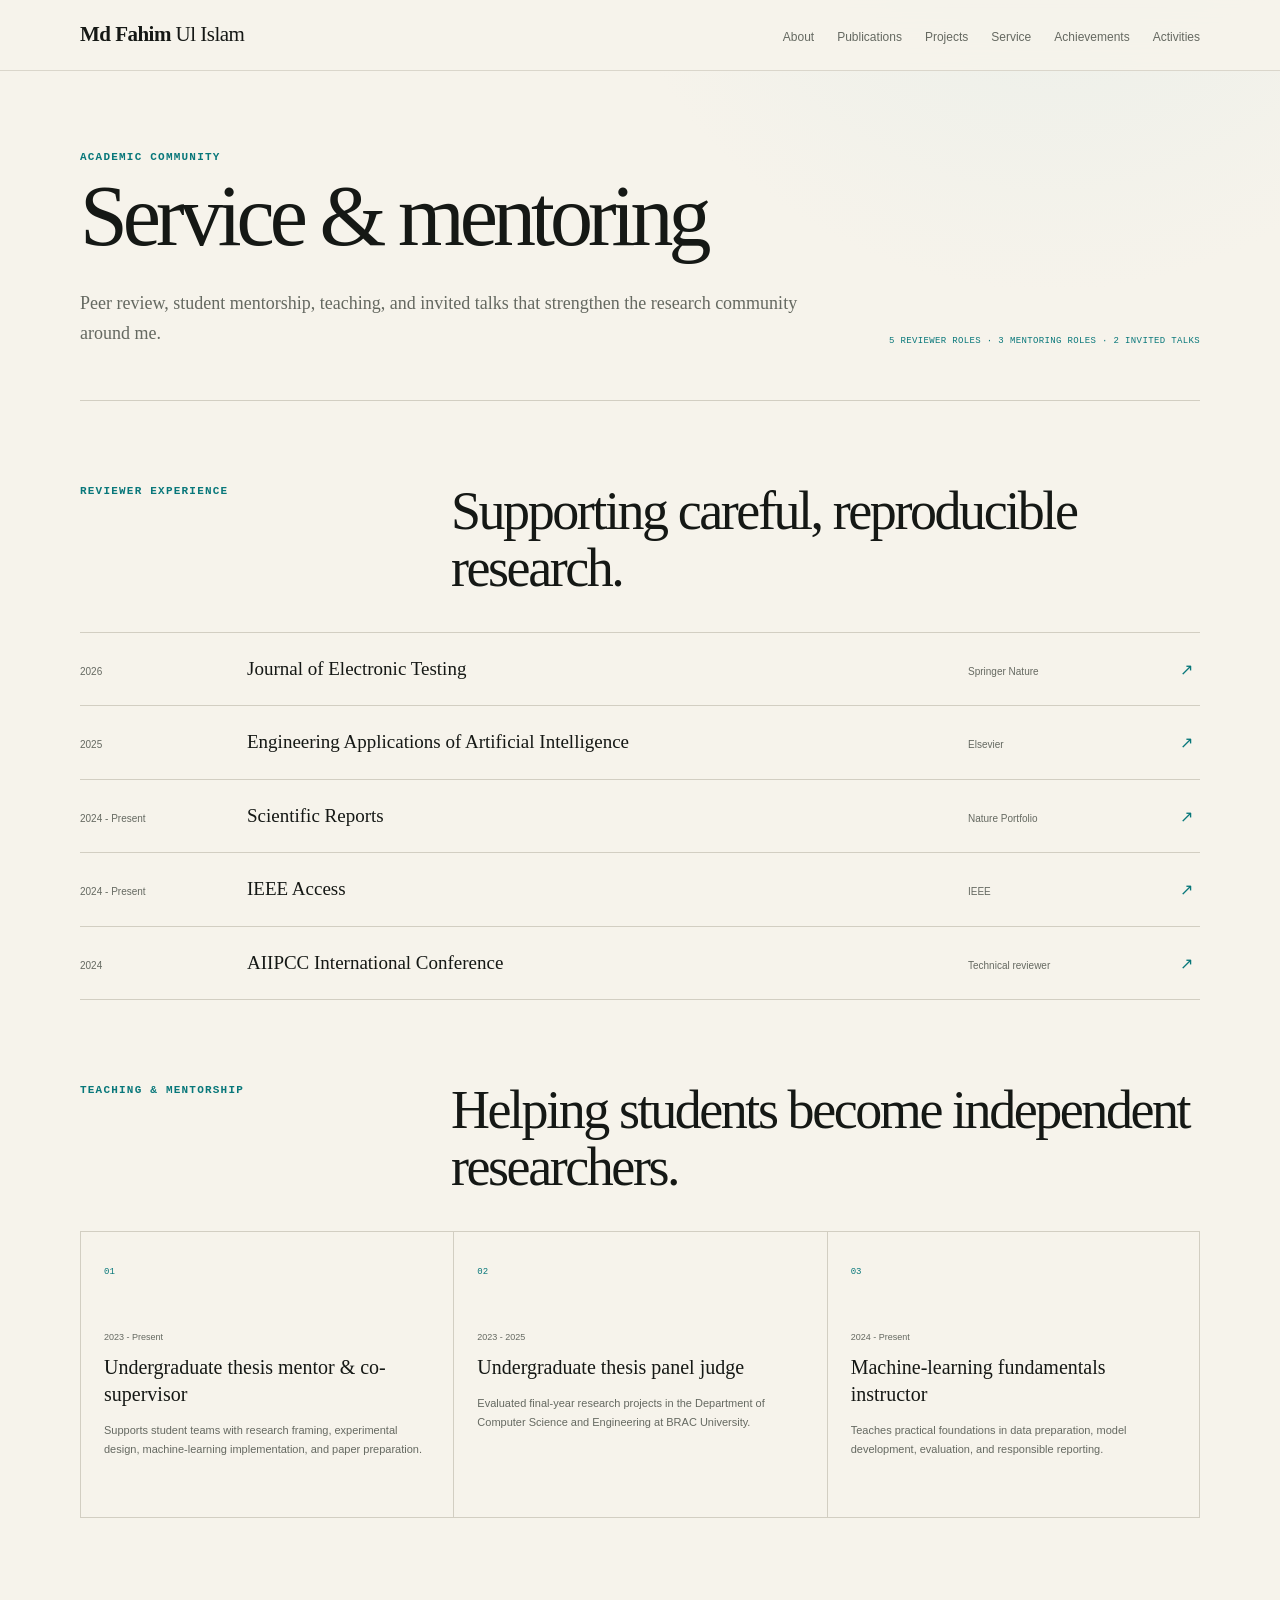
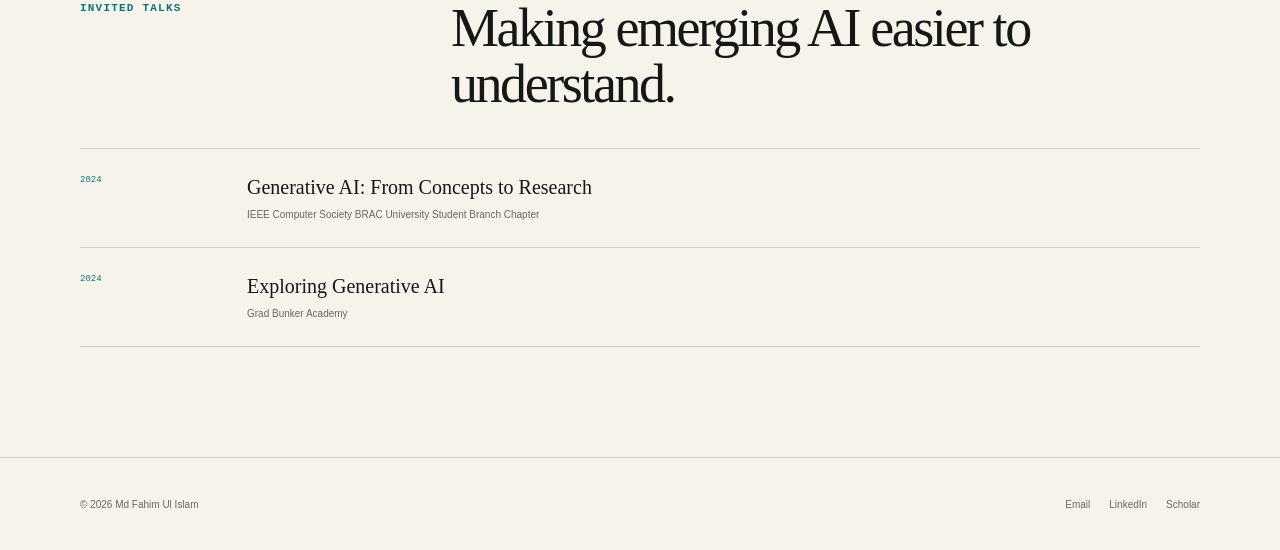
<file: service/index.html>
<!DOCTYPE html><html lang="en"><head><meta charSet="utf-8"/><meta name="viewport" content="width=device-width, initial-scale=1"/><link rel="stylesheet" href="/assets/index-C5-g68d6.css" data-rsc-css-href="/assets/index-C5-g68d6.css" data-precedence="vite-rsc/importer-resources"/><link rel="modulepreload" href="/assets/layout-segment-context-DboSPfEm.js" crossorigin=""/><link rel="modulepreload" href="/assets/rolldown-runtime-S-ySWqyJ.js" crossorigin=""/><link rel="modulepreload" href="/assets/index-CiDuSsw1.js" crossorigin=""/><link rel="modulepreload" href="/assets/framework-CXnKph_e.js" crossorigin=""/><title>Service | Md Fahim Ul Islam</title><meta name="description" content="Peer review, mentoring, teaching, invited talks, and academic service by Md Fahim Ul Islam."/><link rel="shortcut icon" href="/favicon.svg"/><link rel="icon" href="/favicon.svg"/><script>self.__VINEXT_RSC_PARAMS__={}</script><script>self.__VINEXT_RSC_NAV__={"pathname":"/service/","searchParams":[]}</script><link rel="modulepreload" href="/assets/index-CiDuSsw1.js" />
</head><body><header class="site-header"><div class="header-inner"><a class="brand" href="/" aria-label="Md Fahim Ul Islam home"><span>Md Fahim</span> Ul Islam</a><nav class="desktop-nav" aria-label="Primary navigation"><a href="/">About</a><a href="/publications">Publications</a><a href="/projects">Projects</a><a href="/service">Service</a><a href="/achievements">Achievements</a><a href="/activities">Activities</a></nav><details class="mobile-menu"><summary aria-label="Open navigation">Menu</summary><nav aria-label="Mobile navigation"><a href="/">About</a><a href="/publications">Publications</a><a href="/projects">Projects</a><a href="/service">Service</a><a href="/achievements">Achievements</a><a href="/activities">Activities</a></nav></details></div></header><main><section class="page-hero shell"><p class="eyebrow">Academic community</p><h1>Service &amp; mentoring</h1><div class="page-hero-split"><p>Peer review, student mentorship, teaching, and invited talks that strengthen the research community around me.</p><span>5 reviewer roles · 3 mentoring roles · 2 invited talks</span></div></section><section class="shell service-section" aria-labelledby="reviewer-title"><div class="service-section-title"><p class="eyebrow">Reviewer experience</p><h2 id="reviewer-title">Supporting careful, reproducible research.</h2></div><div class="reviewer-table"><article><time>2026</time><h3>Journal of Electronic Testing</h3><p>Springer Nature</p><span aria-hidden="true">↗</span></article><article><time>2025</time><h3>Engineering Applications of Artificial Intelligence</h3><p>Elsevier</p><span aria-hidden="true">↗</span></article><article><time>2024 - Present</time><h3>Scientific Reports</h3><p>Nature Portfolio</p><span aria-hidden="true">↗</span></article><article><time>2024 - Present</time><h3>IEEE Access</h3><p>IEEE</p><span aria-hidden="true">↗</span></article><article><time>2024</time><h3>AIIPCC International Conference</h3><p>Technical reviewer</p><span aria-hidden="true">↗</span></article></div></section><section class="shell service-section" aria-labelledby="mentoring-title"><div class="service-section-title"><p class="eyebrow">Teaching &amp; mentorship</p><h2 id="mentoring-title">Helping students become independent researchers.</h2></div><div class="mentoring-grid"><article><span>0<!-- -->1</span><time>2023 - Present</time><h3>Undergraduate thesis mentor &amp; co-supervisor</h3><p>Supports student teams with research framing, experimental design, machine-learning implementation, and paper preparation.</p></article><article><span>0<!-- -->2</span><time>2023 - 2025</time><h3>Undergraduate thesis panel judge</h3><p>Evaluated final-year research projects in the Department of Computer Science and Engineering at BRAC University.</p></article><article><span>0<!-- -->3</span><time>2024 - Present</time><h3>Machine-learning fundamentals instructor</h3><p>Teaches practical foundations in data preparation, model development, evaluation, and responsible reporting.</p></article></div></section><section class="shell service-section" aria-labelledby="talks-title"><div class="service-section-title"><p class="eyebrow">Invited talks</p><h2 id="talks-title">Making emerging AI easier to understand.</h2></div><div class="talk-list"><article><span>2024</span><div><h3>Generative AI: From Concepts to Research</h3><p>IEEE Computer Society BRAC University Student Branch Chapter</p></div></article><article><span>2024</span><div><h3>Exploring Generative AI</h3><p>Grad Bunker Academy</p></div></article></div></section></main><footer><div class="shell footer-inner"><p>© 2026 Md Fahim Ul Islam</p><div><a href="mailto:mulislam@asu.edu">Email</a><a href="https://www.linkedin.com/in/md-fahim-ul-islam-99707b214/" target="_blank" rel="noreferrer">LinkedIn</a><a href="https://scholar.google.com/citations?user=awqnhTYAAAAJ&amp;hl=en" target="_blank" rel="noreferrer">Scholar</a></div></div></footer><script id="_R_">import("/assets/index-CiDuSsw1.js")</script></body></html><script>self.__VINEXT_RSC_CHUNKS__=self.__VINEXT_RSC_CHUNKS__||[];self.__VINEXT_RSC_CHUNKS__.push("2:I[\"ab65797336b9\",[],\"Children\",1]\n3:I[\"be008416608b\",[],\"LayoutSegmentProvider\",1]\n4:I[\"ab65797336b9\",[],\"Slot\",1]\n5:I[\"a320ce5137f9\",[],\"RedirectBoundary\",1]\n:HL[\"/assets/index-C5-g68d6.css\",\"style\"]\n0:{\"__route\":\"route:/service/\",\"__interceptionContext\":null,\"__layoutIds\":[\"layout:/\"],\"__rootLayout\":\"/\",\"page:/service/\":\"$L1\",\"layout:/\":[[[[\"$\",\"link\",\"css:/assets/index-C5-g68d6.css\",{\"rel\":\"stylesheet\",\"precedence\":\"vite-rsc/importer-resources\",\"href\":\"/assets/index-C5-g68d6.css\",\"data-rsc-css-href\":\"/assets/index-C5-g68d6.css\"}],\"$undefined\"],[\"$\",\"html\",null,{\"lang\":\"en\",\"children\":[\"$\",\"body\",null,{\"children\":[\"$\",\"$L2\",null,{}]}]}]],null],\"route:/service/\":[[[\"$\",\"meta\",null,{\"charSet\":\"utf-8\"}],[[\"$\",\"title\",\"0\",{\"children\":\"Service | Md Fahim Ul Islam\"}],[\"$\",\"meta\",\"1\",{\"name\":\"description\",\"content\":\"Peer review, mentoring, teaching, invited talks, and academic service by Md Fahim Ul Islam.\"}],[\"$\",\"link\",\"2\",{\"rel\":\"shortcut icon\",\"href\":\"/favicon.svg\"}],[\"$\",\"link\",\"3\",{\"rel\":\"icon\",\"href\":\"/favicon.svg\"}]],[[\"$\",\"meta\",\"0\",{\"name\":\"viewport\",\"content\":\"width=device-width, initial-scale=1\"}]]],[\"$\",\"$L3\",null,{\"segmentMap\":{\"children\":[\"service\"]},\"children\":[\"$\",\"$L4\",null,{\"id\":\"layout:/\",\"parallelSlots\":\"$undefined\",\"children\":[\"$\",\"$L5\",null,{\"children\":[\"$\",\"$L3\",null,{\"segmentMap\":{\"children\":[]},\"children\":[\"$\",\"$L4\",null,{\"id\":\"page:/service/\"}]}]}]}]}]],\"__layoutFlags\":{\"layout:/\":\"s\"},\"__artifactCompatibility\":{\"schemaVersion\":1,\"graphVersion\":\"app-route-graph:13aecnkqqh294\",\"deploymentVersion\":\"3f58b339-c9c2-444a-8fc7-9ee19ea8fdd3\",\"appElementsSchemaVersion\":1,\"rscPayloadSchemaVersion\":1,\"rootBoundaryId\":\"/\",\"renderEpoch\":null}}\n")</script><script>self.__VINEXT_RSC_CHUNKS__=self.__VINEXT_RSC_CHUNKS__||[];self.__VINEXT_RSC_CHUNKS__.push("1:[[\"$\",\"header\",null,{\"className\":\"site-header\",\"children\":[\"$\",\"div\",null,{\"className\":\"header-inner\",\"children\":[[\"$\",\"a\",null,{\"className\":\"brand\",\"href\":\"/\",\"aria-label\":\"Md Fahim Ul Islam home\",\"children\":[[\"$\",\"span\",null,{\"children\":\"Md Fahim\"}],\" Ul Islam\"]}],[\"$\",\"nav\",null,{\"className\":\"desktop-nav\",\"aria-label\":\"Primary navigation\",\"children\":[[\"$\",\"a\",\"/\",{\"href\":\"/\",\"children\":\"About\"}],[\"$\",\"a\",\"/publications\",{\"href\":\"/publications\",\"children\":\"Publications\"}],[\"$\",\"a\",\"/projects\",{\"href\":\"/projects\",\"children\":\"Projects\"}],[\"$\",\"a\",\"/service\",{\"href\":\"/service\",\"children\":\"Service\"}],[\"$\",\"a\",\"/achievements\",{\"href\":\"/achievements\",\"children\":\"Achievements\"}],[\"$\",\"a\",\"/activities\",{\"href\":\"/activities\",\"children\":\"Activities\"}]]}],[\"$\",\"details\",null,{\"className\":\"mobile-menu\",\"children\":[[\"$\",\"summary\",null,{\"aria-label\":\"Open navigation\",\"children\":\"Menu\"}],[\"$\",\"nav\",null,{\"aria-label\":\"Mobile navigation\",\"children\":[[\"$\",\"a\",\"/\",{\"href\":\"/\",\"children\":\"About\"}],[\"$\",\"a\",\"/publications\",{\"href\":\"/publications\",\"children\":\"Publications\"}],[\"$\",\"a\",\"/projects\",{\"href\":\"/projects\",\"children\":\"Projects\"}],[\"$\",\"a\",\"/service\",{\"href\":\"/service\",\"children\":\"Service\"}],[\"$\",\"a\",\"/achievements\",{\"href\":\"/achievements\",\"children\":\"Achievements\"}],[\"$\",\"a\",\"/activities\",{\"href\":\"/activities\",\"children\":\"Activities\"}]]}]]}]]}]}],[\"$\",\"main\",null,{\"children\":[[\"$\",\"section\",null,{\"className\":\"page-hero shell\",\"children\":[[\"$\",\"p\",null,{\"className\":\"eyebrow\",\"children\":\"Academic community\"}],[\"$\",\"h1\",null,{\"children\":\"Service \u0026 mentoring\"}],[\"$\",\"div\",null,{\"className\":\"page-hero-split\",\"children\":[[\"$\",\"p\",null,{\"children\":\"Peer review, student mentorship, teaching, and invited talks that strengthen the research community around me.\"}],[\"$\",\"span\",null,{\"children\":\"5 reviewer roles · 3 mentoring roles · 2 invited talks\"}]]}]]}],[\"$\",\"section\",null,{\"className\":\"shell service-section\",\"aria-labelledby\":\"reviewer-title\",\"children\":[[\"$\",\"div\",null,{\"className\":\"service-section-title\",\"children\":[[\"$\",\"p\",null,{\"className\":\"eyebrow\",\"children\":\"Reviewer experience\"}],[\"$\",\"h2\",null,{\"id\":\"reviewer-title\",\"children\":\"Supporting careful, reproducible research.\"}]]}],[\"$\",\"div\",null,{\"className\":\"reviewer-table\",\"children\":[[\"$\",\"article\",\"Journal of Electronic Testing\",{\"children\":[[\"$\",\"time\",null,{\"children\":\"2026\"}],[\"$\",\"h3\",null,{\"children\":\"Journal of Electronic Testing\"}],[\"$\",\"p\",null,{\"children\":\"Springer Nature\"}],[\"$\",\"span\",null,{\"aria-hidden\":\"true\",\"children\":\"↗\"}]]}],[\"$\",\"article\",\"Engineering Applications of Artificial Intelligence\",{\"children\":[[\"$\",\"time\",null,{\"children\":\"2025\"}],[\"$\",\"h3\",null,{\"children\":\"Engineering Applications of Artificial Intelligence\"}],[\"$\",\"p\",null,{\"children\":\"Elsevier\"}],[\"$\",\"span\",null,{\"aria-hidden\":\"true\",\"children\":\"↗\"}]]}],[\"$\",\"article\",\"Scientific Reports\",{\"children\":[[\"$\",\"time\",null,{\"children\":\"2024 - Present\"}],[\"$\",\"h3\",null,{\"children\":\"Scientific Reports\"}],[\"$\",\"p\",null,{\"children\":\"Nature Portfolio\"}],[\"$\",\"span\",null,{\"aria-hidden\":\"true\",\"children\":\"↗\"}]]}],[\"$\",\"article\",\"IEEE Access\",{\"children\":[[\"$\",\"time\",null,{\"children\":\"2024 - Present\"}],[\"$\",\"h3\",null,{\"children\":\"IEEE Access\"}],[\"$\",\"p\",null,{\"children\":\"IEEE\"}],[\"$\",\"span\",null,{\"aria-hidden\":\"true\",\"children\":\"↗\"}]]}],[\"$\",\"article\",\"AIIPCC International Conference\",{\"children\":[[\"$\",\"time\",null,{\"children\":\"2024\"}],[\"$\",\"h3\",null,{\"children\":\"AIIPCC International Conference\"}],[\"$\",\"p\",null,{\"children\":\"Technical reviewer\"}],[\"$\",\"span\",null,{\"aria-hidden\":\"true\",\"children\":\"↗\"}]]}]]}]]}],[\"$\",\"section\",null,{\"className\":\"shell service-section\",\"aria-labelledby\":\"mentoring-title\",\"children\":[[\"$\",\"div\",null,{\"className\":\"service-section-title\",\"children\":[[\"$\",\"p\",null,{\"className\":\"eyebrow\",\"children\":\"Teaching \u0026 mentorship\"}],[\"$\",\"h2\",null,{\"id\":\"mentoring-title\",\"children\":\"Helping students become independent researchers.\"}]]}],[\"$\",\"div\",null,{\"className\":\"mentoring-grid\",\"children\":[[\"$\",\"article\",\"Undergraduate thesis mentor \u0026 co-supervisor\",{\"children\":[[\"$\",\"span\",null,{\"children\":[\"0\",1]}],[\"$\",\"time\",null,{\"children\":\"2023 - Present\"}],[\"$\",\"h3\",null,{\"children\":\"Undergraduate thesis mentor \u0026 co-supervisor\"}],[\"$\",\"p\",null,{\"children\":\"Supports student teams with research framing, experimental design, machine-learning implementation, and paper preparation.\"}]]}],[\"$\",\"article\",\"Undergraduate thesis panel judge\",{\"children\":[[\"$\",\"span\",null,{\"children\":[\"0\",2]}],[\"$\",\"time\",null,{\"children\":\"2023 - 2025\"}],[\"$\",\"h3\",null,{\"children\":\"Undergraduate thesis panel judge\"}],\"$L6\"]}],\"$L7\"]}]]}],\"$L8\"]}],\"$L9\"]\n")</script><script>self.__VINEXT_RSC_CHUNKS__=self.__VINEXT_RSC_CHUNKS__||[];self.__VINEXT_RSC_CHUNKS__.push("6:[\"$\",\"p\",null,{\"children\":\"Evaluated final-year research projects in the Department of Computer Science and Engineering at BRAC University.\"}]\n7:[\"$\",\"article\",\"Machine-learning fundamentals instructor\",{\"children\":[[\"$\",\"span\",null,{\"children\":[\"0\",3]}],[\"$\",\"time\",null,{\"children\":\"2024 - Present\"}],[\"$\",\"h3\",null,{\"children\":\"Machine-learning fundamentals instructor\"}],[\"$\",\"p\",null,{\"children\":\"Teaches practical foundations in data preparation, model development, evaluation, and responsible reporting.\"}]]}]\n8:[\"$\",\"section\",null,{\"className\":\"shell service-section\",\"aria-labelledby\":\"talks-title\",\"children\":[[\"$\",\"div\",null,{\"className\":\"service-section-title\",\"children\":[[\"$\",\"p\",null,{\"className\":\"eyebrow\",\"children\":\"Invited talks\"}],[\"$\",\"h2\",null,{\"id\":\"talks-title\",\"children\":\"Making emerging AI easier to understand.\"}]]}],[\"$\",\"div\",null,{\"className\":\"talk-list\",\"children\":[[\"$\",\"article\",\"Generative AI: From Concepts to Research\",{\"children\":[[\"$\",\"span\",null,{\"children\":\"2024\"}],[\"$\",\"div\",null,{\"children\":[[\"$\",\"h3\",null,{\"children\":\"Generative AI: From Concepts to Research\"}],[\"$\",\"p\",null,{\"children\":\"IEEE Computer Society BRAC University Student Branch Chapter\"}]]}]]}],[\"$\",\"article\",\"Exploring Generative AI\",{\"children\":[[\"$\",\"span\",null,{\"children\":\"2024\"}],[\"$\",\"div\",null,{\"children\":[[\"$\",\"h3\",null,{\"children\":\"Exploring Generative AI\"}],[\"$\",\"p\",null,{\"children\":\"Grad Bunker Academy\"}]]}]]}]]}]]}]\n9:[\"$\",\"footer\",null,{\"children\":[\"$\",\"div\",null,{\"className\":\"shell footer-inner\",\"children\":[[\"$\",\"p\",null,{\"children\":\"© 2026 Md Fahim Ul Islam\"}],[\"$\",\"div\",null,{\"children\":[[\"$\",\"a\",null,{\"href\":\"mailto:mulislam@asu.edu\",\"children\":\"Email\"}],[\"$\",\"a\",null,{\"href\":\"https://www.linkedin.com/in/md-fahim-ul-islam-99707b214/\",\"target\":\"_blank\",\"rel\":\"noreferrer\",\"children\":\"LinkedIn\"}],[\"$\",\"a\",null,{\"href\":\"https://scholar.google.com/citations?user=awqnhTYAAAAJ\u0026hl=en\",\"target\":\"_blank\",\"rel\":\"noreferrer\",\"children\":\"Scholar\"}]]}]]}]}]\n")</script><script>self.__VINEXT_RSC_DONE__=true</script>
</file>
